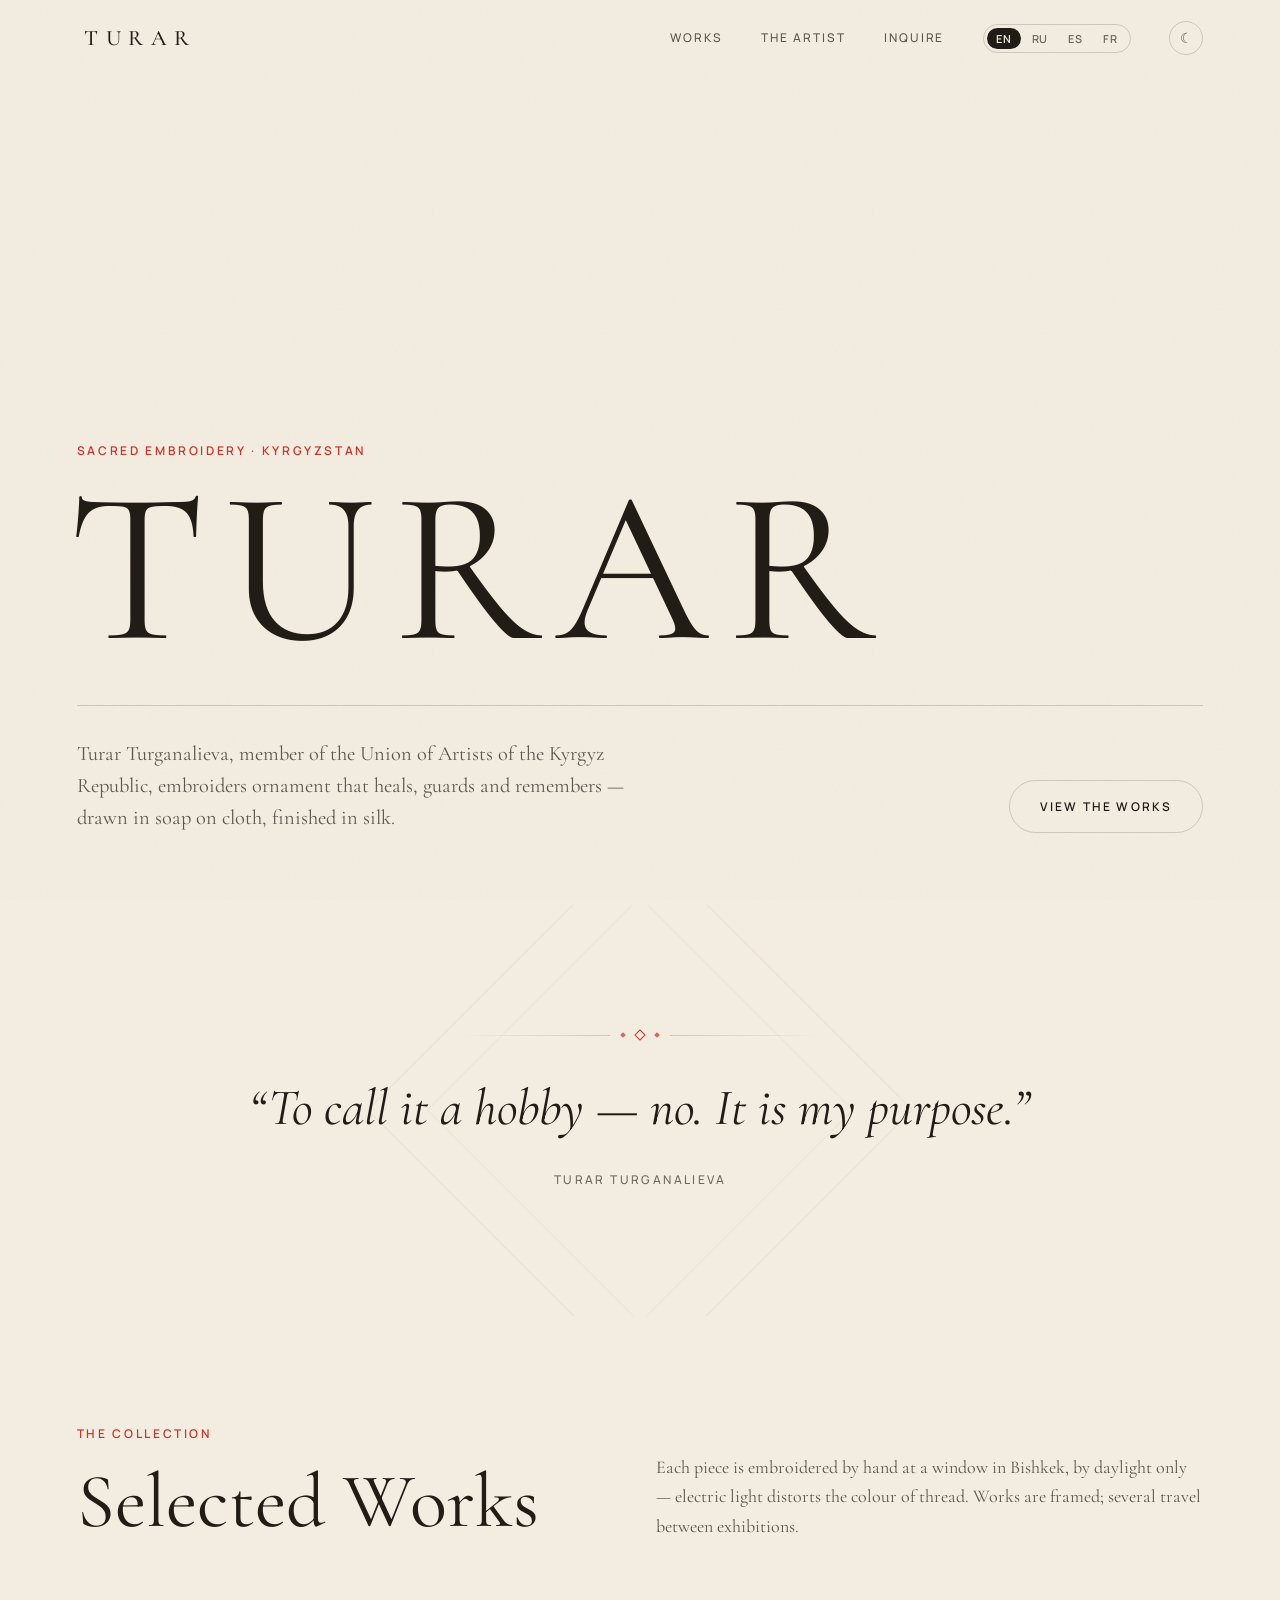
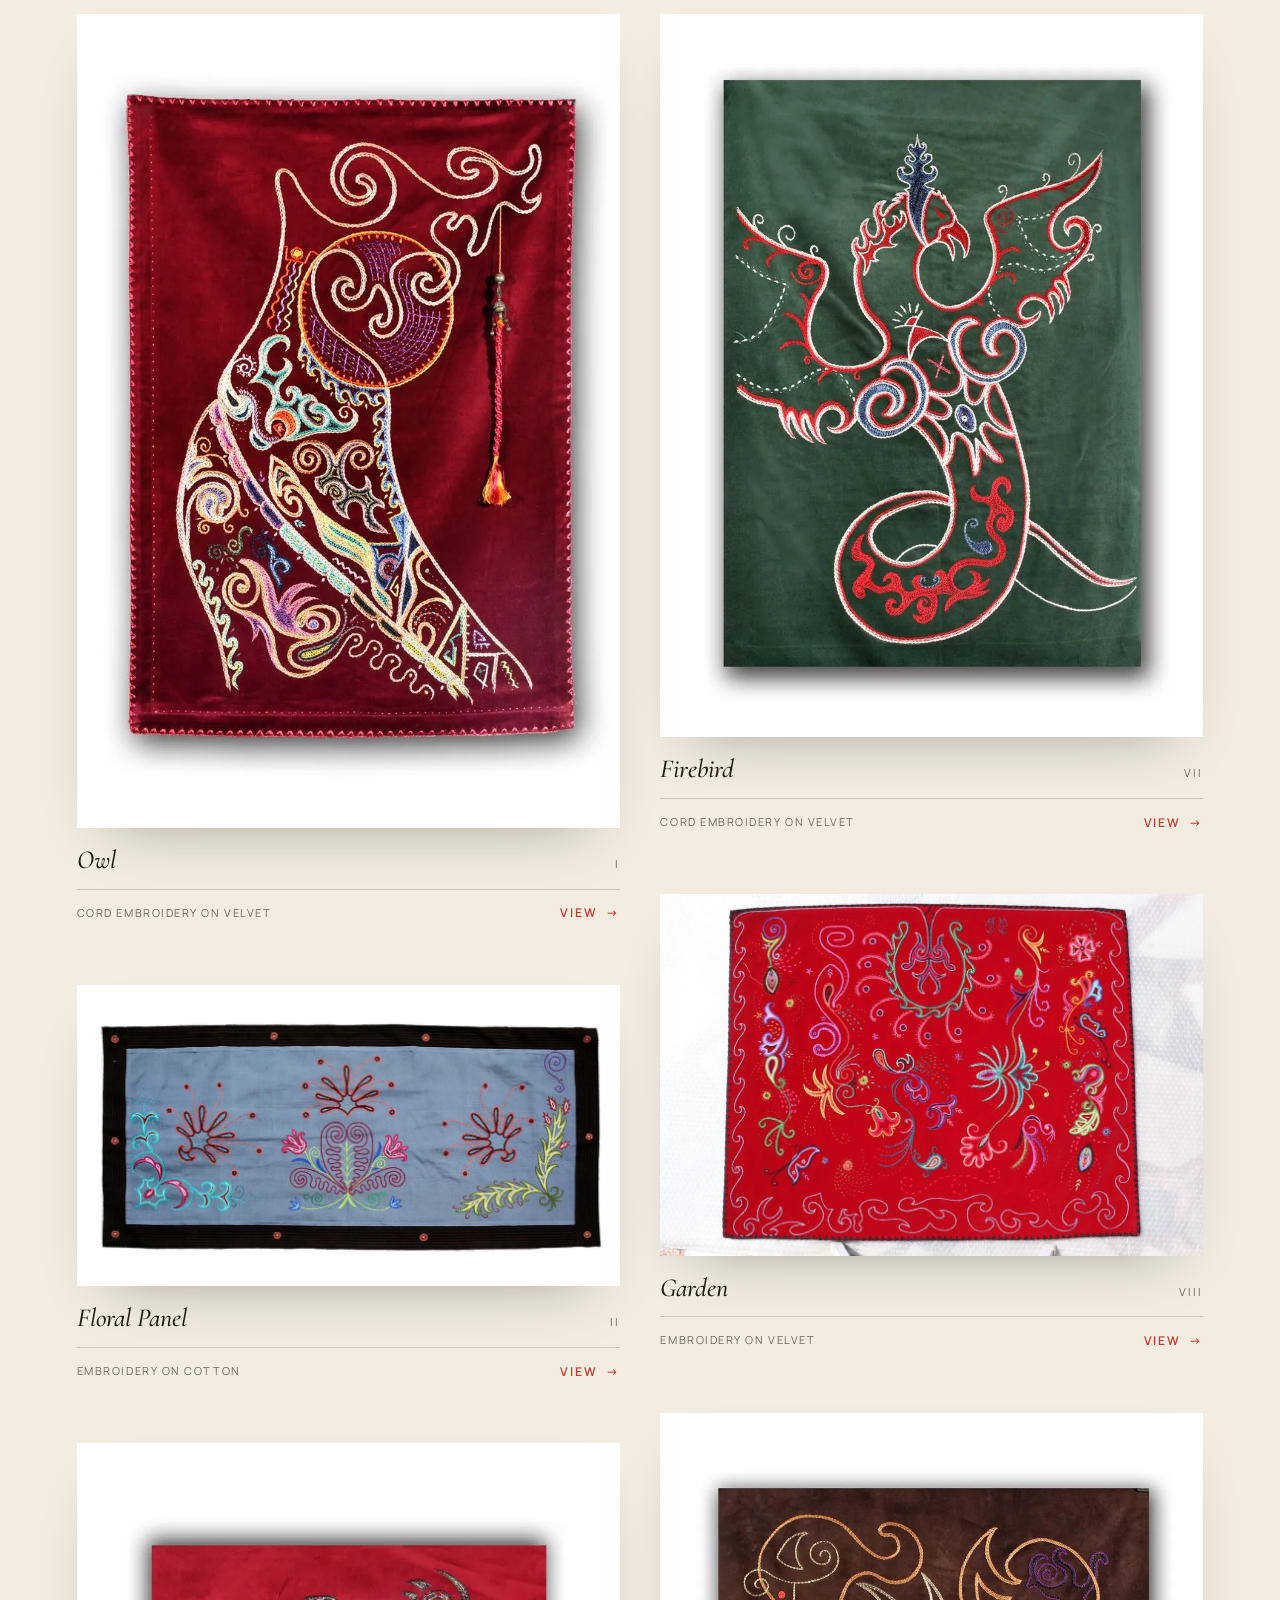
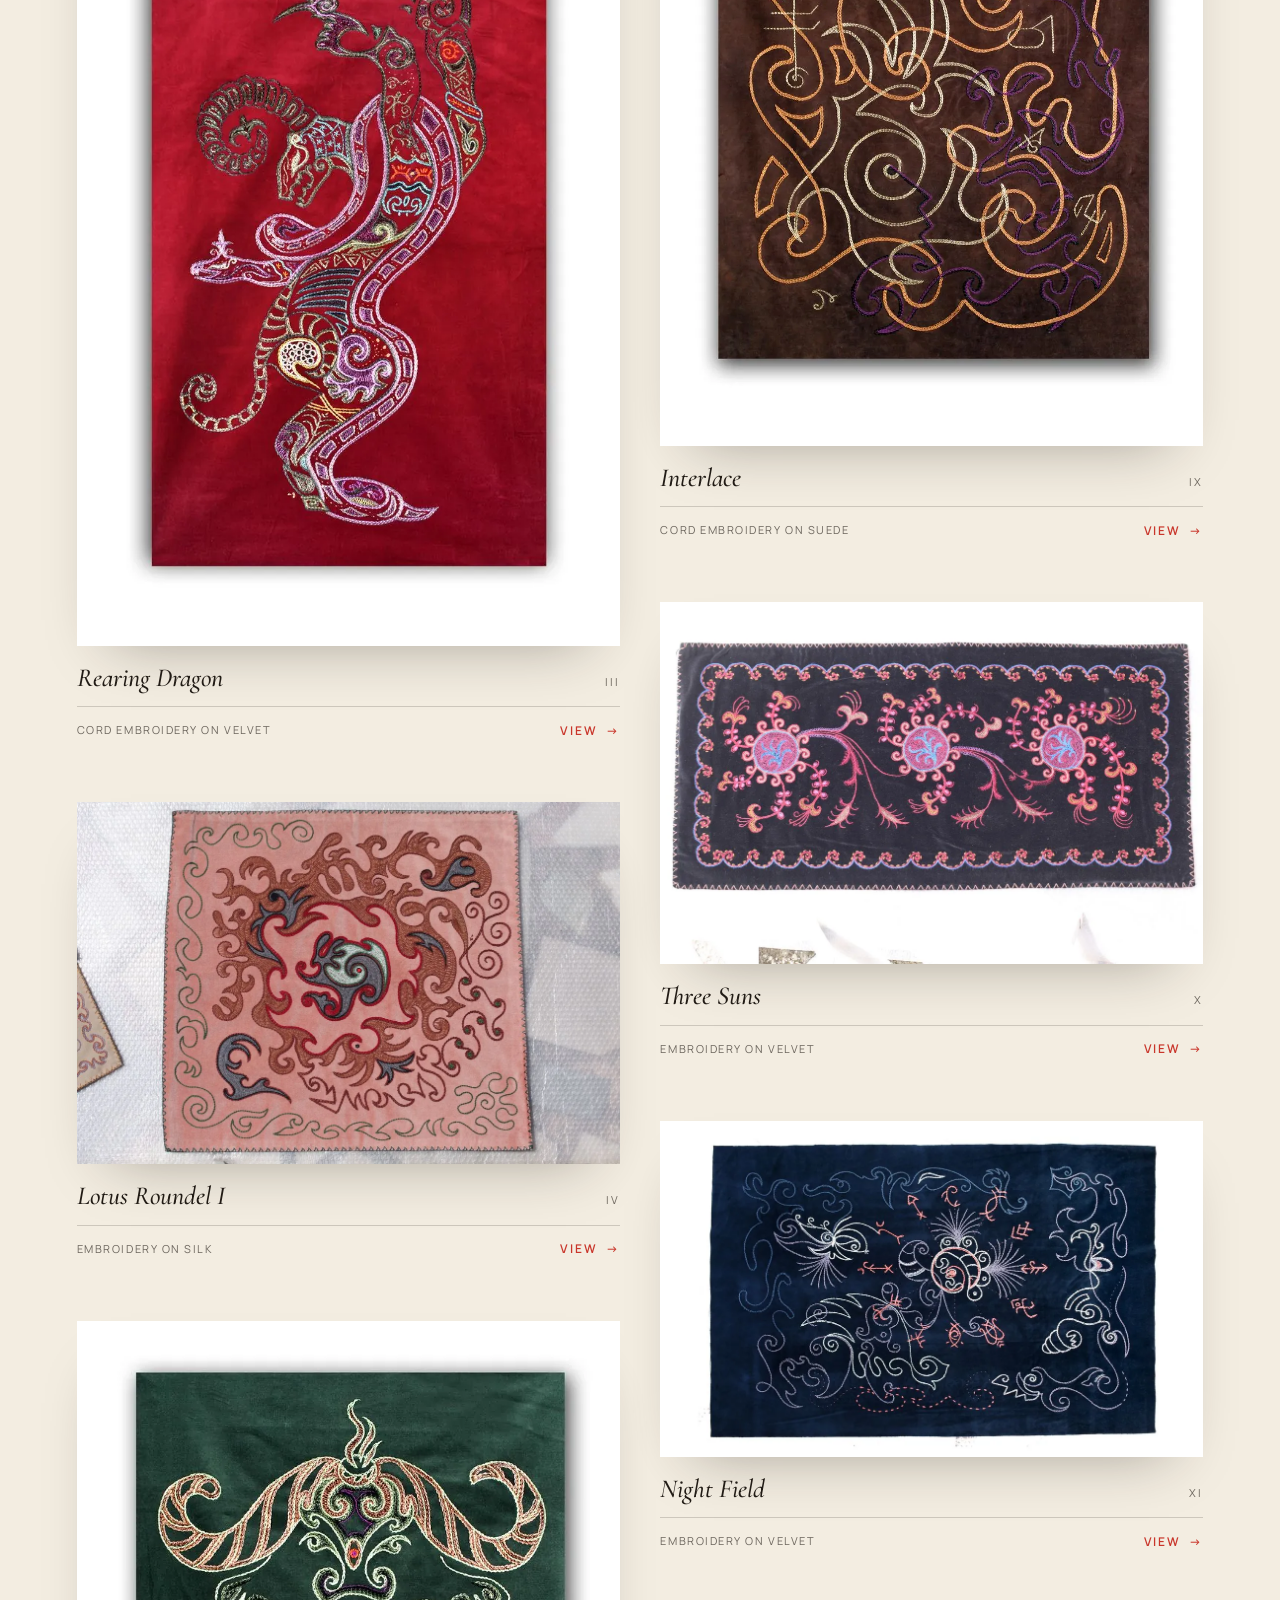
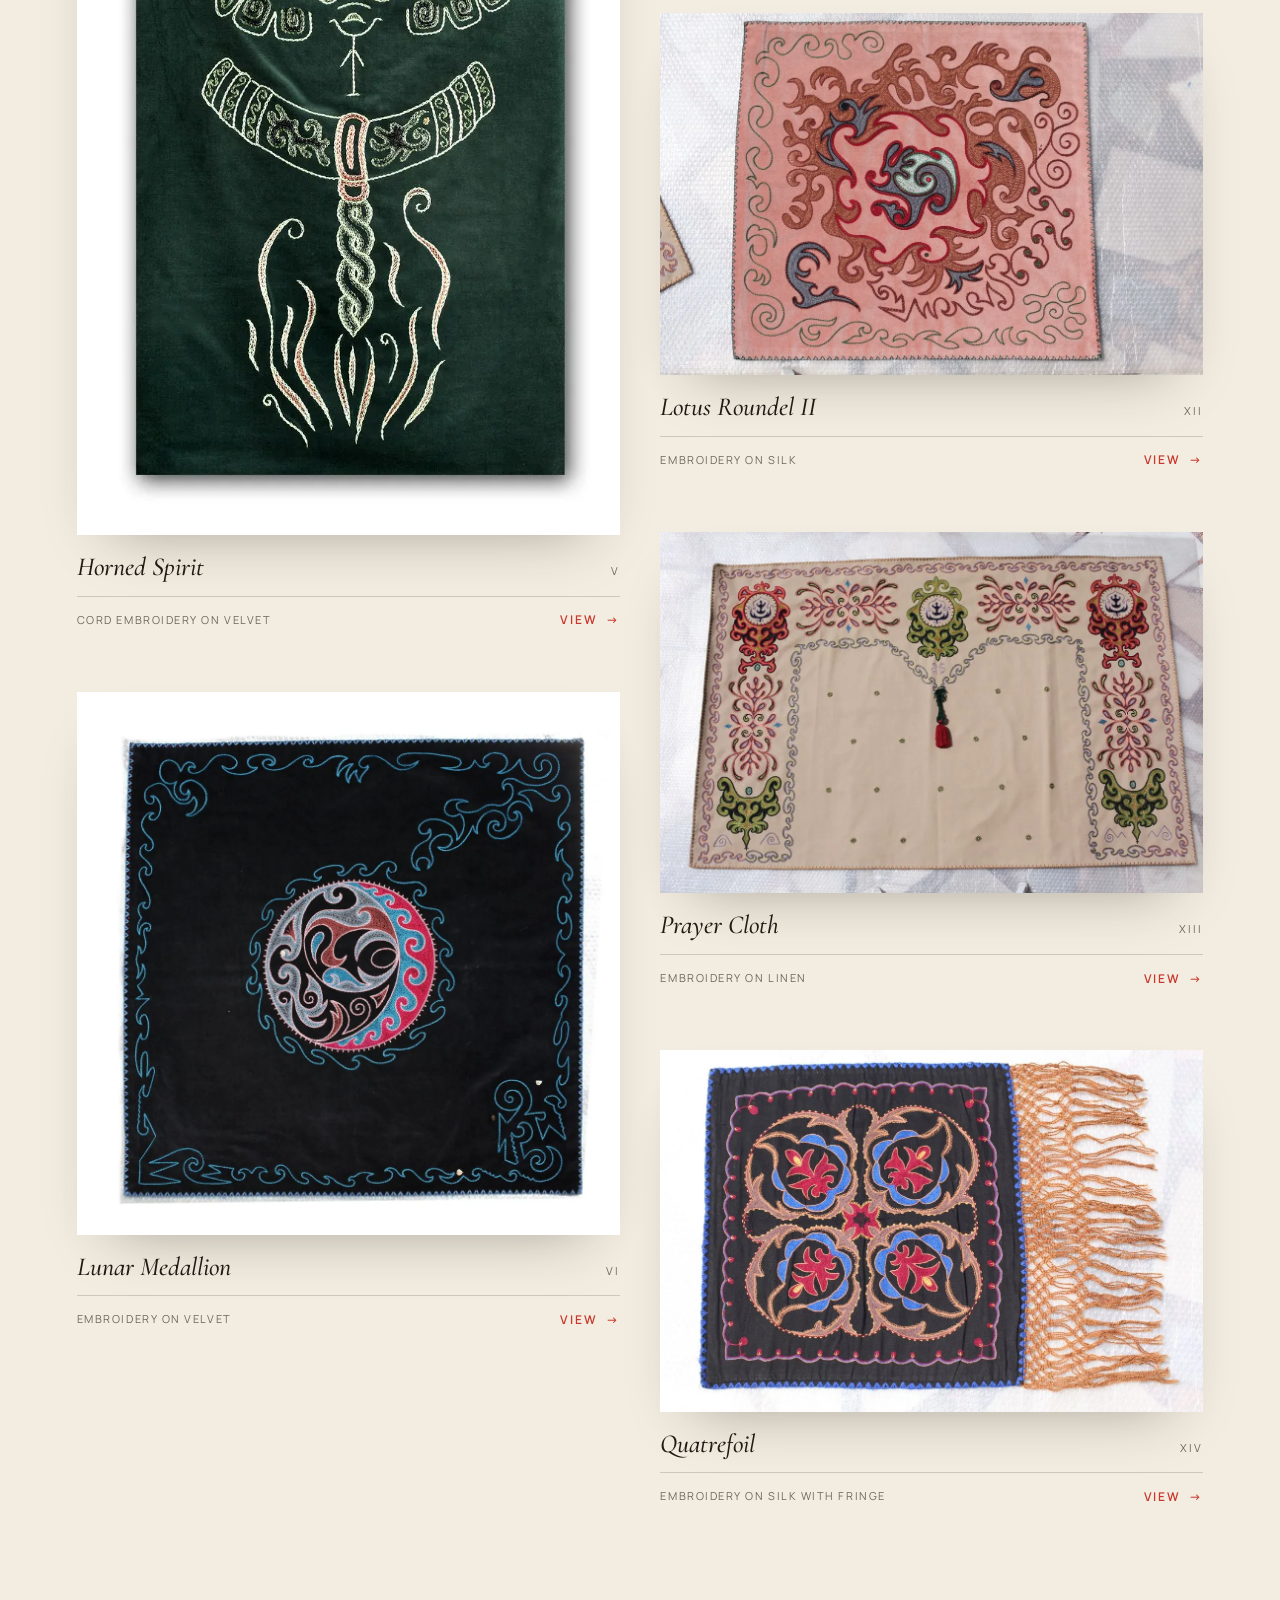
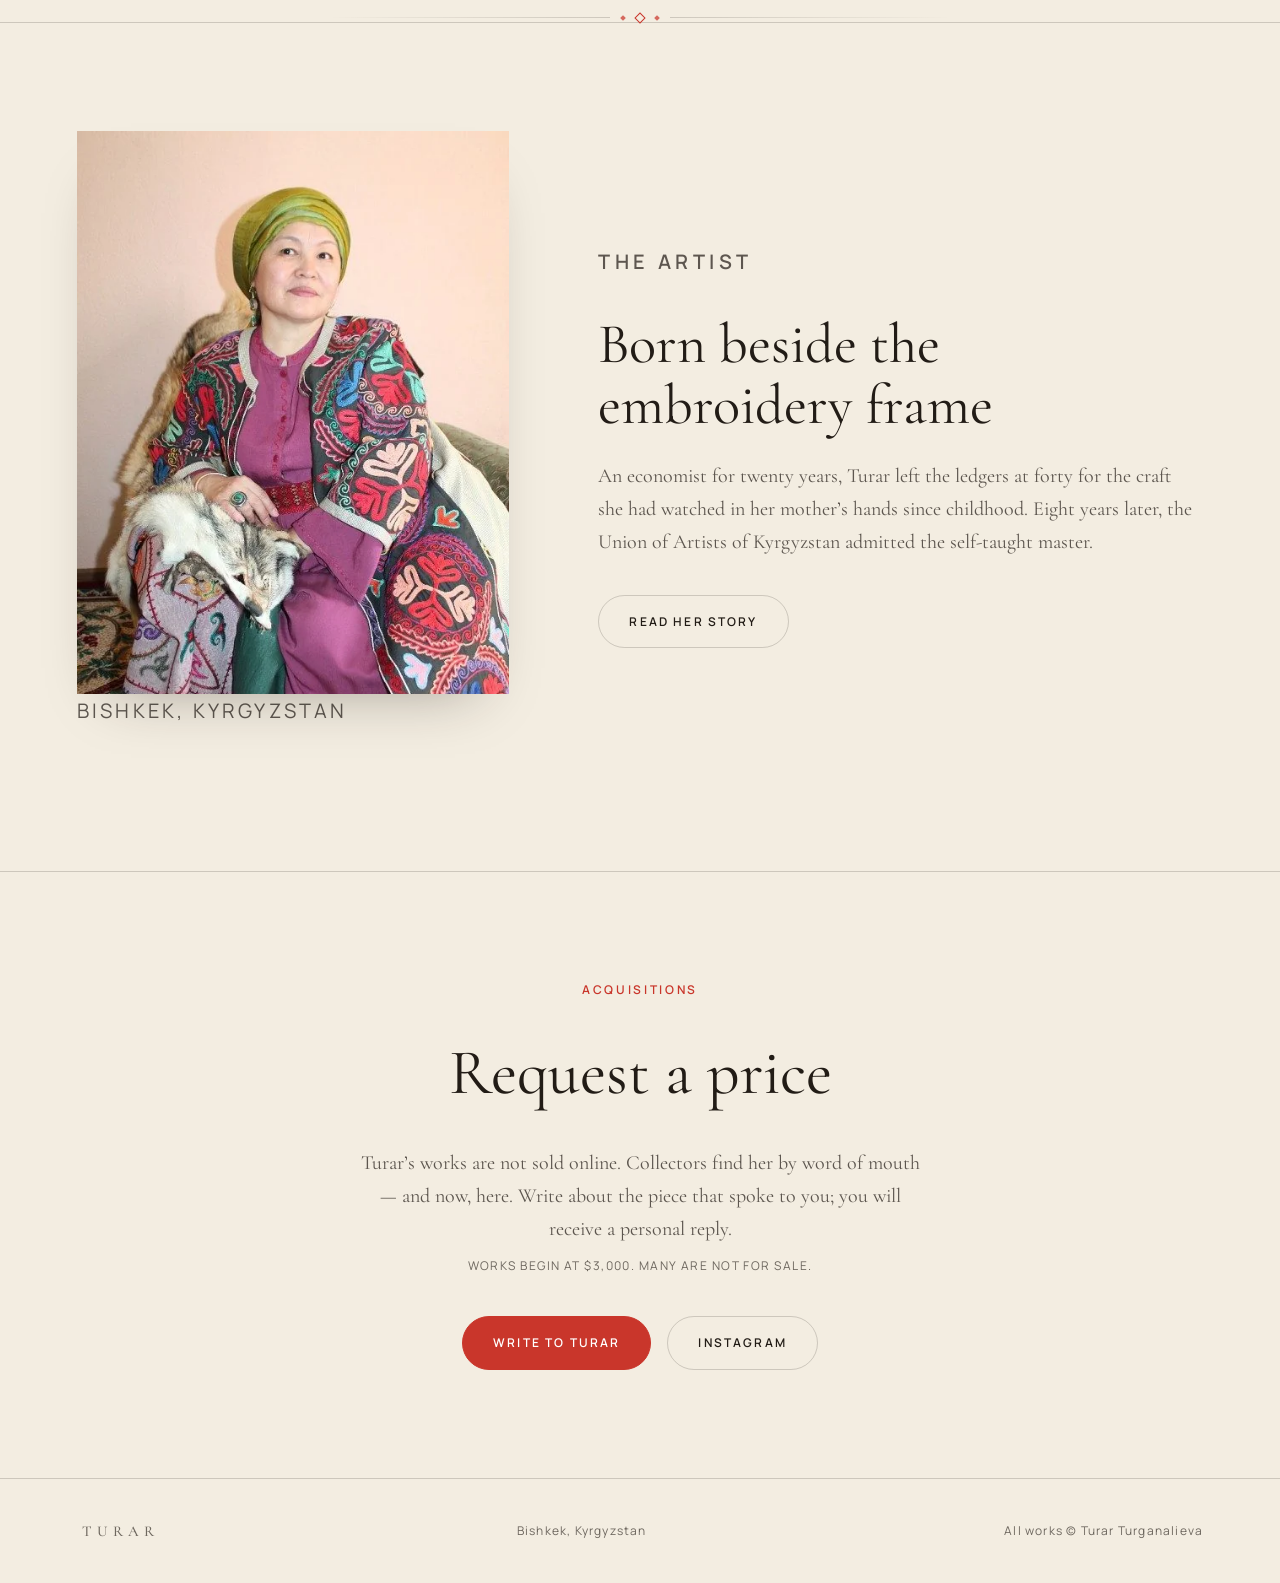
<file: index.html>
<!DOCTYPE html>

<html data-theme="ivory" lang="en">
<head>
<meta charset="utf-8"/>
<meta content="width=device-width, initial-scale=1.0" name="viewport"/>
<title>Turar — Sacred Embroidery of Kyrgyzstan</title>
<meta content="Sacred embroidery by Turar Turganalieva — ornament that heals, guards and remembers, drawn in soap on cloth and finished in silk. A gallery of hand-embroidered work from Bishkek, Kyrgyzstan." name="description"/>
<link href="/favicon.svg" rel="icon" type="image/svg+xml"/>
<link href="https://turar.art/" rel="canonical"/><link href="https://turar.art/" hreflang="en" rel="alternate"/><link href="https://turar.art/ru/" hreflang="ru" rel="alternate"/><link href="https://turar.art/es/" hreflang="es" rel="alternate"/><link href="https://turar.art/fr/" hreflang="fr" rel="alternate"/><link href="https://turar.art/" hreflang="x-default" rel="alternate"/>
<meta content="website" property="og:type"/>
<meta content="Turar — Sacred Embroidery" property="og:site_name"/>
<meta content="https://turar.art/" property="og:url"/>
<meta content="Turar — Sacred Embroidery of Kyrgyzstan" property="og:title"/>
<meta content="Sacred embroidery by Turar Turganalieva — ornament that heals, guards and remembers, drawn in soap on cloth and finished in silk. A gallery of hand-embroidered work from Bishkek, Kyrgyzstan." property="og:description"/>
<meta content="https://turar.art/photos/web/large/untitled-1.jpg" property="og:image"/>
<meta content="Embroidered owl on crimson velvet by Turar Turganalieva" property="og:image:alt"/>
<meta content="en_US" property="og:locale"/><meta content="ru_RU" property="og:locale:alternate"/><meta content="es_ES" property="og:locale:alternate"/><meta content="fr_FR" property="og:locale:alternate"/>



<meta content="summary_large_image" name="twitter:card"/>
<meta content="Turar — Sacred Embroidery of Kyrgyzstan" name="twitter:title"/>
<meta content="Sacred embroidery by Turar Turganalieva — ornament that heals, guards and remembers, drawn in soap on cloth and finished in silk. A gallery of hand-embroidered work from Bishkek, Kyrgyzstan." name="twitter:description"/>
<meta content="https://turar.art/photos/web/large/untitled-1.jpg" name="twitter:image"/>
<link href="https://fonts.googleapis.com" rel="preconnect"/>
<link crossorigin="" href="https://fonts.gstatic.com" rel="preconnect"/>
<link href="https://fonts.googleapis.com/css2?family=Cormorant+Garamond:ital,wght@0,300;0,400;0,500;0,600;1,400;1,500&amp;family=Manrope:wght@400;500;600&amp;display=swap" rel="stylesheet"/>
<script>try{var t=localStorage.getItem('turar-theme');if(!t&&window.matchMedia&&matchMedia('(prefers-color-scheme: dark)').matches)t='night';if(t)document.documentElement.dataset.theme=t;}catch(e){}</script>
<link href="/styles.css" rel="stylesheet"/>
<script type="application/ld+json">
  {
    "@context": "https://schema.org",
    "@graph": [
      {
        "@type": "WebSite",
        "@id": "https://turar.art/#website",
        "name": "Turar — Sacred Embroidery of Kyrgyzstan",
        "url": "https://turar.art/",
        "inLanguage": ["en", "ru", "es", "fr"]
      },
      {
        "@type": "Person",
        "@id": "https://turar.art/#turar",
        "name": "Turar Turganalieva",
        "jobTitle": "Textile artist",
        "knowsAbout": "Sacred embroidery",
        "memberOf": { "@type": "Organization", "name": "Union of Artists of the Kyrgyz Republic" },
        "address": { "@type": "PostalAddress", "addressLocality": "Bishkek", "addressCountry": "KG" },
        "url": "https://turar.art/",
        "image": "https://turar.art/photos/web/large/about-me.jpg"
      }
    ]
  }
  </script>
</head>
<body>
<header class="site-header" id="header">
<a class="wordmark" href="/">TURAR</a>
<div class="header-right">
<nav aria-label="Main navigation" class="main-nav" id="main-nav">
<a data-i18n="nav_works" href="/#works">Works</a>
<a data-i18n="nav_artist" href="/about.html">The Artist</a>
<a data-i18n="nav_inquire" href="/#inquire">Inquire</a>
</nav>
<div aria-label="Language" class="lang-switch" role="group"><a class="active" data-lang="en" href="/">EN</a><a data-lang="ru" href="/ru/">RU</a><a data-lang="es" href="/es/">ES</a><a data-lang="fr" href="/fr/">FR</a></div>
<button aria-label="Toggle light or dark theme" class="theme-toggle" id="theme-toggle" type="button">☾</button>
<button aria-controls="main-nav" aria-expanded="false" aria-label="Toggle menu" class="nav-toggle" id="nav-toggle" type="button">
<span></span><span></span><span></span>
</button>
</div>
</header>
<main>
<!-- ─── Hero ─────────────────────────────────────────────────────── -->
<section class="hero">
<p class="kicker reveal" data-i18n="hero_kicker">Sacred embroidery · Kyrgyzstan</p>
<h1 class="hero-title reveal">TURAR</h1>
<div class="hero-foot reveal">
<p class="hero-sub" data-i18n="hero_sub">Turar Turganalieva, member of the Union of Artists of the Kyrgyz Republic, embroiders ornament that heals, guards and remembers — drawn in soap on cloth, finished in silk.</p>
<a class="btn hero-cta" data-i18n="hero_cta" href="/#works">View the works</a>
</div>
</section>
<!-- ─── Quote band ───────────────────────────────────────────────── -->
<section class="quote-band">
<div class="orn-rule reveal" style="max-width: 360px; margin: 0 auto;"><span class="diamond d-sm"></span><span class="diamond"></span><span class="diamond d-sm"></span></div>
<blockquote class="reveal" data-i18n="quote1">“To call it a hobby — no. It is my purpose.”</blockquote>
<cite class="reveal" data-i18n="quote_attr">Turar Turganalieva</cite>
</section>
<!-- ─── Works ────────────────────────────────────────────────────── -->
<section class="section" id="works">
<div class="works-head reveal">
<div>
<p class="kicker" data-i18n="works_kicker">The Collection</p>
<h2 data-i18n="works_title">Selected Works</h2>
</div>
<p class="works-note" data-i18n="works_note">Each piece is embroidered by hand at a window in Bishkek, by daylight only — electric light distorts the colour of thread. Works are framed; several travel between exhibitions.</p>
</div>
<div class="gallery" id="gallery">
<article class="work reveal">
<a aria-label="Owl" class="shot" data-i18n-aria="g1_title" href="/photos/web/large/untitled-1.jpg">
<picture>
<source srcset="/photos/web/untitled-1.webp" type="image/webp"/>
<img alt="Embroidered owl on crimson velvet" decoding="async" loading="lazy" src="/photos/web/untitled-1.jpg" style="aspect-ratio:733/1100"/>
</picture>
</a>
<div class="work-caption"><h3 class="work-title" data-i18n="g1_title">Owl</h3><span class="work-no">I</span></div>
<div class="work-meta"><div class="work-row"><span class="work-medium" data-i18n="med_velvet_cord">Cord embroidery on velvet</span><button class="view-link" data-i18n="works_view" data-view="" type="button">View</button></div></div>
</article>
<article class="work reveal">
<a aria-label="Floral Panel" class="shot" data-i18n-aria="g2_title" href="/photos/web/large/untitled-11.jpg">
<picture>
<source srcset="/photos/web/untitled-11.webp" type="image/webp"/>
<img alt="Floral embroidered panel with red, teal and yellow blossoms on a slate-blue ground" decoding="async" loading="lazy" src="/photos/web/untitled-11.jpg" style="aspect-ratio:1100/611"/>
</picture>
</a>
<div class="work-caption"><h3 class="work-title" data-i18n="g2_title">Floral Panel</h3><span class="work-no">II</span></div>
<div class="work-meta"><div class="work-row"><span class="work-medium" data-i18n="med_cotton">Embroidery on cotton</span><button class="view-link" data-i18n="works_view" data-view="" type="button">View</button></div></div>
</article>
<article class="work reveal">
<a aria-label="Rearing Dragon" class="shot" data-i18n-aria="g3_title" href="/photos/web/large/untitled-3.jpg">
<picture>
<source srcset="/photos/web/untitled-3.webp" type="image/webp"/>
<img alt="Mythological rearing dragon embroidered in many colours on red velvet" decoding="async" loading="lazy" src="/photos/web/untitled-3.jpg" style="aspect-ratio:744/1100"/>
</picture>
</a>
<div class="work-caption"><h3 class="work-title" data-i18n="g3_title">Rearing Dragon</h3><span class="work-no">III</span></div>
<div class="work-meta"><div class="work-row"><span class="work-medium" data-i18n="med_velvet_cord">Cord embroidery on velvet</span><button class="view-link" data-i18n="works_view" data-view="" type="button">View</button></div></div>
</article>
<article class="work reveal">
<a aria-label="Lotus Roundel I" class="shot" data-i18n-aria="g4_title" href="/photos/web/large/img_9846.jpg">
<picture>
<source srcset="/photos/web/img_9846.webp" type="image/webp"/>
<img alt="Salmon-pink silk panel with brown scrollwork framing a central creature" decoding="async" loading="lazy" src="/photos/web/img_9846.jpg" style="aspect-ratio:1100/733"/>
</picture>
</a>
<div class="work-caption"><h3 class="work-title" data-i18n="g4_title">Lotus Roundel I</h3><span class="work-no">IV</span></div>
<div class="work-meta"><div class="work-row"><span class="work-medium" data-i18n="med_silk">Embroidery on silk</span><button class="view-link" data-i18n="works_view" data-view="" type="button">View</button></div></div>
</article>
<article class="work reveal">
<a aria-label="Horned Spirit" class="shot" data-i18n-aria="g5_title" href="/photos/web/large/untitled-4.jpg">
<picture>
<source srcset="/photos/web/untitled-4.webp" type="image/webp"/>
<img alt="Stylised horned spirit figure embroidered on dark green velvet" decoding="async" loading="lazy" src="/photos/web/untitled-4.jpg" style="aspect-ratio:733/1100"/>
</picture>
</a>
<div class="work-caption"><h3 class="work-title" data-i18n="g5_title">Horned Spirit</h3><span class="work-no">V</span></div>
<div class="work-meta"><div class="work-row"><span class="work-medium" data-i18n="med_velvet_cord">Cord embroidery on velvet</span><button class="view-link" data-i18n="works_view" data-view="" type="button">View</button></div></div>
</article>
<article class="work reveal">
<a aria-label="Lunar Medallion" class="shot" data-i18n-aria="g6_title" href="/photos/web/large/untitled-13.jpg">
<picture>
<source srcset="/photos/web/untitled-13.webp" type="image/webp"/>
<img alt="Circular medallion in red, blue and silver on black velvet with a scrolled border" decoding="async" loading="lazy" src="/photos/web/untitled-13.jpg" style="aspect-ratio:1/1"/>
</picture>
</a>
<div class="work-caption"><h3 class="work-title" data-i18n="g6_title">Lunar Medallion</h3><span class="work-no">VI</span></div>
<div class="work-meta"><div class="work-row"><span class="work-medium" data-i18n="med_velvet">Embroidery on velvet</span><button class="view-link" data-i18n="works_view" data-view="" type="button">View</button></div></div>
</article>
<article class="work reveal">
<a aria-label="Firebird" class="shot" data-i18n-aria="g7_title" href="/photos/web/large/untitled-5.jpg">
<picture>
<source srcset="/photos/web/untitled-5.webp" type="image/webp"/>
<img alt="Red and blue firebird embroidered on dark green velvet" decoding="async" loading="lazy" src="/photos/web/untitled-5.jpg" style="aspect-ratio:825/1100"/>
</picture>
</a>
<div class="work-caption"><h3 class="work-title" data-i18n="g7_title">Firebird</h3><span class="work-no">VII</span></div>
<div class="work-meta"><div class="work-row"><span class="work-medium" data-i18n="med_velvet_cord">Cord embroidery on velvet</span><button class="view-link" data-i18n="works_view" data-view="" type="button">View</button></div></div>
</article>
<article class="work reveal">
<a aria-label="Garden" class="shot" data-i18n-aria="g8_title" href="/photos/web/large/img_9849.jpg">
<picture>
<source srcset="/photos/web/img_9849.webp" type="image/webp"/>
<img alt="Densely embroidered floral composition in many colours on red velvet" decoding="async" loading="lazy" src="/photos/web/img_9849.jpg" style="aspect-ratio:1100/733"/>
</picture>
</a>
<div class="work-caption"><h3 class="work-title" data-i18n="g8_title">Garden</h3><span class="work-no">VIII</span></div>
<div class="work-meta"><div class="work-row"><span class="work-medium" data-i18n="med_velvet">Embroidery on velvet</span><button class="view-link" data-i18n="works_view" data-view="" type="button">View</button></div></div>
</article>
<article class="work reveal">
<a aria-label="Interlace" class="shot" data-i18n-aria="g9_title" href="/photos/web/large/untitled-2.jpg">
<picture>
<source srcset="/photos/web/untitled-2.webp" type="image/webp"/>
<img alt="Abstract interlacing cord embroidery in gold, silver and purple on brown suede" decoding="async" loading="lazy" src="/photos/web/untitled-2.jpg" style="aspect-ratio:943/1100"/>
</picture>
</a>
<div class="work-caption"><h3 class="work-title" data-i18n="g9_title">Interlace</h3><span class="work-no">IX</span></div>
<div class="work-meta"><div class="work-row"><span class="work-medium" data-i18n="med_suede_cord">Cord embroidery on suede</span><button class="view-link" data-i18n="works_view" data-view="" type="button">View</button></div></div>
</article>
<article class="work reveal">
<a aria-label="Three Suns" class="shot" data-i18n-aria="g10_title" href="/photos/web/large/img_9852.jpg">
<picture>
<source srcset="/photos/web/img_9852.webp" type="image/webp"/>
<img alt="Black velvet runner with three pink and gold medallions and scrolling vines" decoding="async" loading="lazy" src="/photos/web/img_9852.jpg" style="aspect-ratio:1100/733"/>
</picture>
</a>
<div class="work-caption"><h3 class="work-title" data-i18n="g10_title">Three Suns</h3><span class="work-no">X</span></div>
<div class="work-meta"><div class="work-row"><span class="work-medium" data-i18n="med_velvet">Embroidery on velvet</span><button class="view-link" data-i18n="works_view" data-view="" type="button">View</button></div></div>
</article>
<article class="work reveal">
<a aria-label="Night Field" class="shot" data-i18n-aria="g11_title" href="/photos/web/large/untitled-12.jpg">
<picture>
<source srcset="/photos/web/untitled-12.webp" type="image/webp"/>
<img alt="Abstract embroidery in silver and coral on deep navy velvet" decoding="async" loading="lazy" src="/photos/web/untitled-12.jpg" style="aspect-ratio:1100/681"/>
</picture>
</a>
<div class="work-caption"><h3 class="work-title" data-i18n="g11_title">Night Field</h3><span class="work-no">XI</span></div>
<div class="work-meta"><div class="work-row"><span class="work-medium" data-i18n="med_velvet">Embroidery on velvet</span><button class="view-link" data-i18n="works_view" data-view="" type="button">View</button></div></div>
</article>
<article class="work reveal">
<a aria-label="Lotus Roundel II" class="shot" data-i18n-aria="g12_title" href="/photos/web/large/img_9845.jpg">
<picture>
<source srcset="/photos/web/img_9845.webp" type="image/webp"/>
<img alt="Salmon-pink silk panel with a central blue-grey creature and brown scrollwork" decoding="async" loading="lazy" src="/photos/web/img_9845.jpg" style="aspect-ratio:1100/733"/>
</picture>
</a>
<div class="work-caption"><h3 class="work-title" data-i18n="g12_title">Lotus Roundel II</h3><span class="work-no">XII</span></div>
<div class="work-meta"><div class="work-row"><span class="work-medium" data-i18n="med_silk">Embroidery on silk</span><button class="view-link" data-i18n="works_view" data-view="" type="button">View</button></div></div>
</article>
<article class="work reveal">
<a aria-label="Prayer Cloth" class="shot" data-i18n-aria="g13_title" href="/photos/web/large/img_9853.jpg">
<picture>
<source srcset="/photos/web/img_9853.webp" type="image/webp"/>
<img alt="Cream linen cloth with symmetrical medallions and a central red tassel" decoding="async" loading="lazy" src="/photos/web/img_9853.jpg" style="aspect-ratio:1100/733"/>
</picture>
</a>
<div class="work-caption"><h3 class="work-title" data-i18n="g13_title">Prayer Cloth</h3><span class="work-no">XIII</span></div>
<div class="work-meta"><div class="work-row"><span class="work-medium" data-i18n="med_linen">Embroidery on linen</span><button class="view-link" data-i18n="works_view" data-view="" type="button">View</button></div></div>
</article>
<article class="work reveal">
<a aria-label="Quatrefoil" class="shot" data-i18n-aria="g14_title" href="/photos/web/large/img_9848.jpg">
<picture>
<source srcset="/photos/web/img_9848.webp" type="image/webp"/>
<img alt="Black silk panel with a four-part floral medallion and golden fringe" decoding="async" loading="lazy" src="/photos/web/img_9848.jpg" style="aspect-ratio:1100/733"/>
</picture>
</a>
<div class="work-caption"><h3 class="work-title" data-i18n="g14_title">Quatrefoil</h3><span class="work-no">XIV</span></div>
<div class="work-meta"><div class="work-row"><span class="work-medium" data-i18n="med_silk_fringe">Embroidery on silk with fringe</span><button class="view-link" data-i18n="works_view" data-view="" type="button">View</button></div></div>
</article>
</div>
</section>
<!-- ─── Tumar seam (quiet nomadic thread) ────────────────────────── -->
<div class="section" style="padding-top:0; padding-bottom:0;">
<div class="orn-rule reveal" style="max-width: 620px; margin: 0 auto;"><span class="diamond d-sm"></span><span class="diamond"></span><span class="diamond d-sm"></span></div>
</div>
<!-- ─── Artist teaser ────────────────────────────────────────────── -->
<section class="section artist-teaser">
<div class="portrait-wrap reveal">
<picture>
<source srcset="/photos/web/large/about-me.webp" type="image/webp"/>
<img alt="Portrait of Turar Turganalieva in traditional Kyrgyz dress" decoding="async" loading="lazy" src="/photos/web/large/about-me.jpg"/>
</picture>
<p class="portrait-cap" data-i18n="ab_portrait_cap">Bishkek, Kyrgyzstan</p>
</div>
<div class="reveal">
<p class="kicker" data-i18n="artist_kicker">The Artist</p>
<h2 data-i18n="artist_title">Born beside the embroidery frame</h2>
<p data-i18n="artist_body">An economist for twenty years, Turar left the ledgers at forty for the craft she had watched in her mother’s hands since childhood. Eight years later, the Union of Artists of Kyrgyzstan admitted the self-taught master.</p>
<a class="btn" data-i18n="artist_link" href="/about.html">Read her story</a>
</div>
</section>
<!-- ─── Inquire ──────────────────────────────────────────────────── -->
<section class="section inquire" id="inquire">
<div class="inquire-inner reveal">
<p class="kicker" data-i18n="inq_kicker">Acquisitions</p>
<h2 data-i18n="inq_title">Request a price</h2>
<p class="lede" data-i18n="inq_body">Turar’s works are not sold online. Collectors find her by word of mouth — and now, here. Write about the piece that spoke to you; you will receive a personal reply.</p>
<p class="note" data-i18n="inq_note">Works begin at $3,000. Many are not for sale.</p>
<div class="inquire-links">
<a class="btn solid" data-i18n="inq_write" href="mailto:hello@turar.art">Write to Turar</a>
<a class="btn" href="https://instagram.com/" rel="noopener" target="_blank">Instagram</a>
</div>
</div>
</section>
</main>
<footer class="site-footer">
<span class="wordmark">TURAR</span>
<span data-i18n="foot_line">Bishkek, Kyrgyzstan</span>
<span data-i18n="foot_rights">All works © Turar Turganalieva</span>
</footer>
<!-- ─── Lightbox ─────────────────────────────────────────────────── -->
<div aria-label="Artwork viewer" aria-modal="true" class="lightbox" id="lightbox" role="dialog">
<button aria-label="Close (Esc)" class="lightbox__btn lightbox__btn--close" id="lb-close" type="button">✕</button>
<button aria-label="Previous artwork" class="lightbox__btn lightbox__btn--prev" id="lb-prev" type="button">←</button>
<figure class="lightbox__figure">
<img alt="" class="lightbox__img" id="lb-img" src="data:image/svg+xml,%3Csvg xmlns='http://www.w3.org/2000/svg'/%3E"/>
<figcaption class="lightbox__caption" id="lb-cap"></figcaption>
</figure>
<button aria-label="Next artwork" class="lightbox__btn lightbox__btn--next" id="lb-next" type="button">→</button>
</div>
<script src="/app.js"></script>
</body>
</html>
</file>
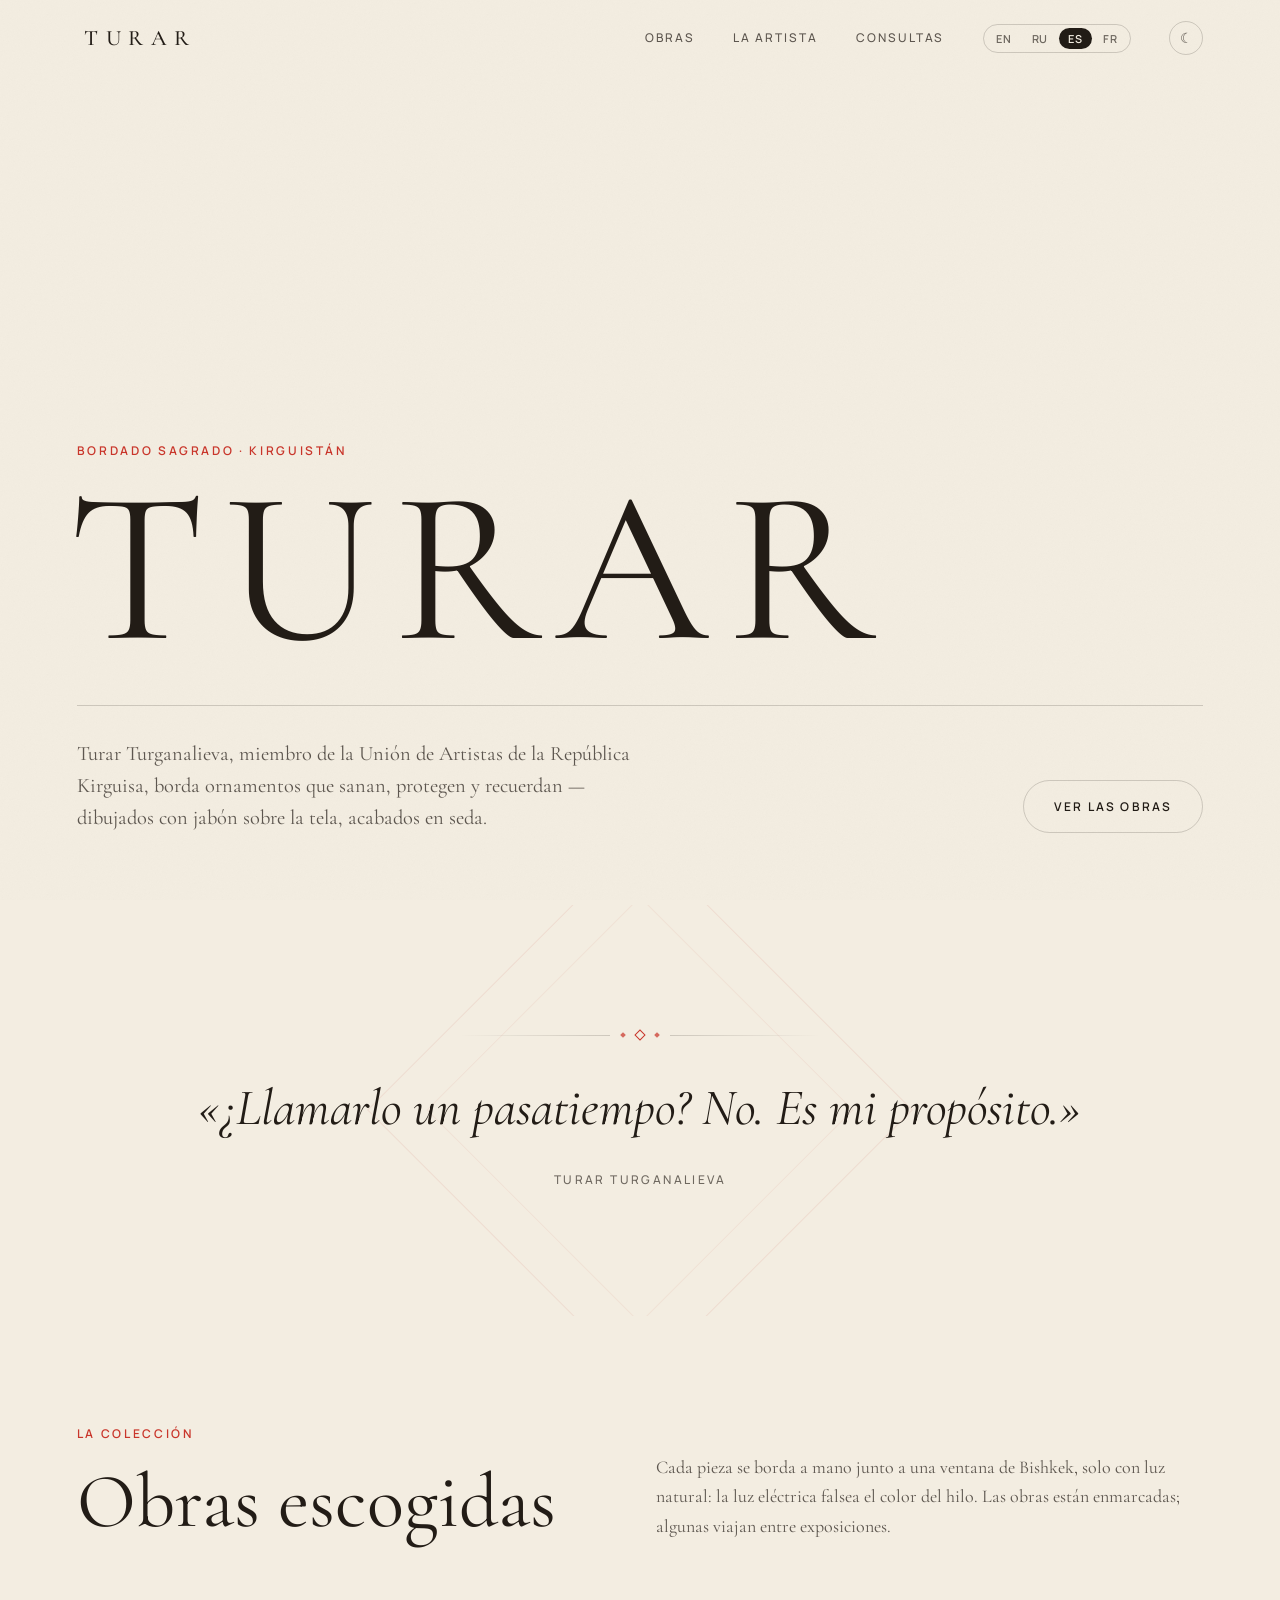
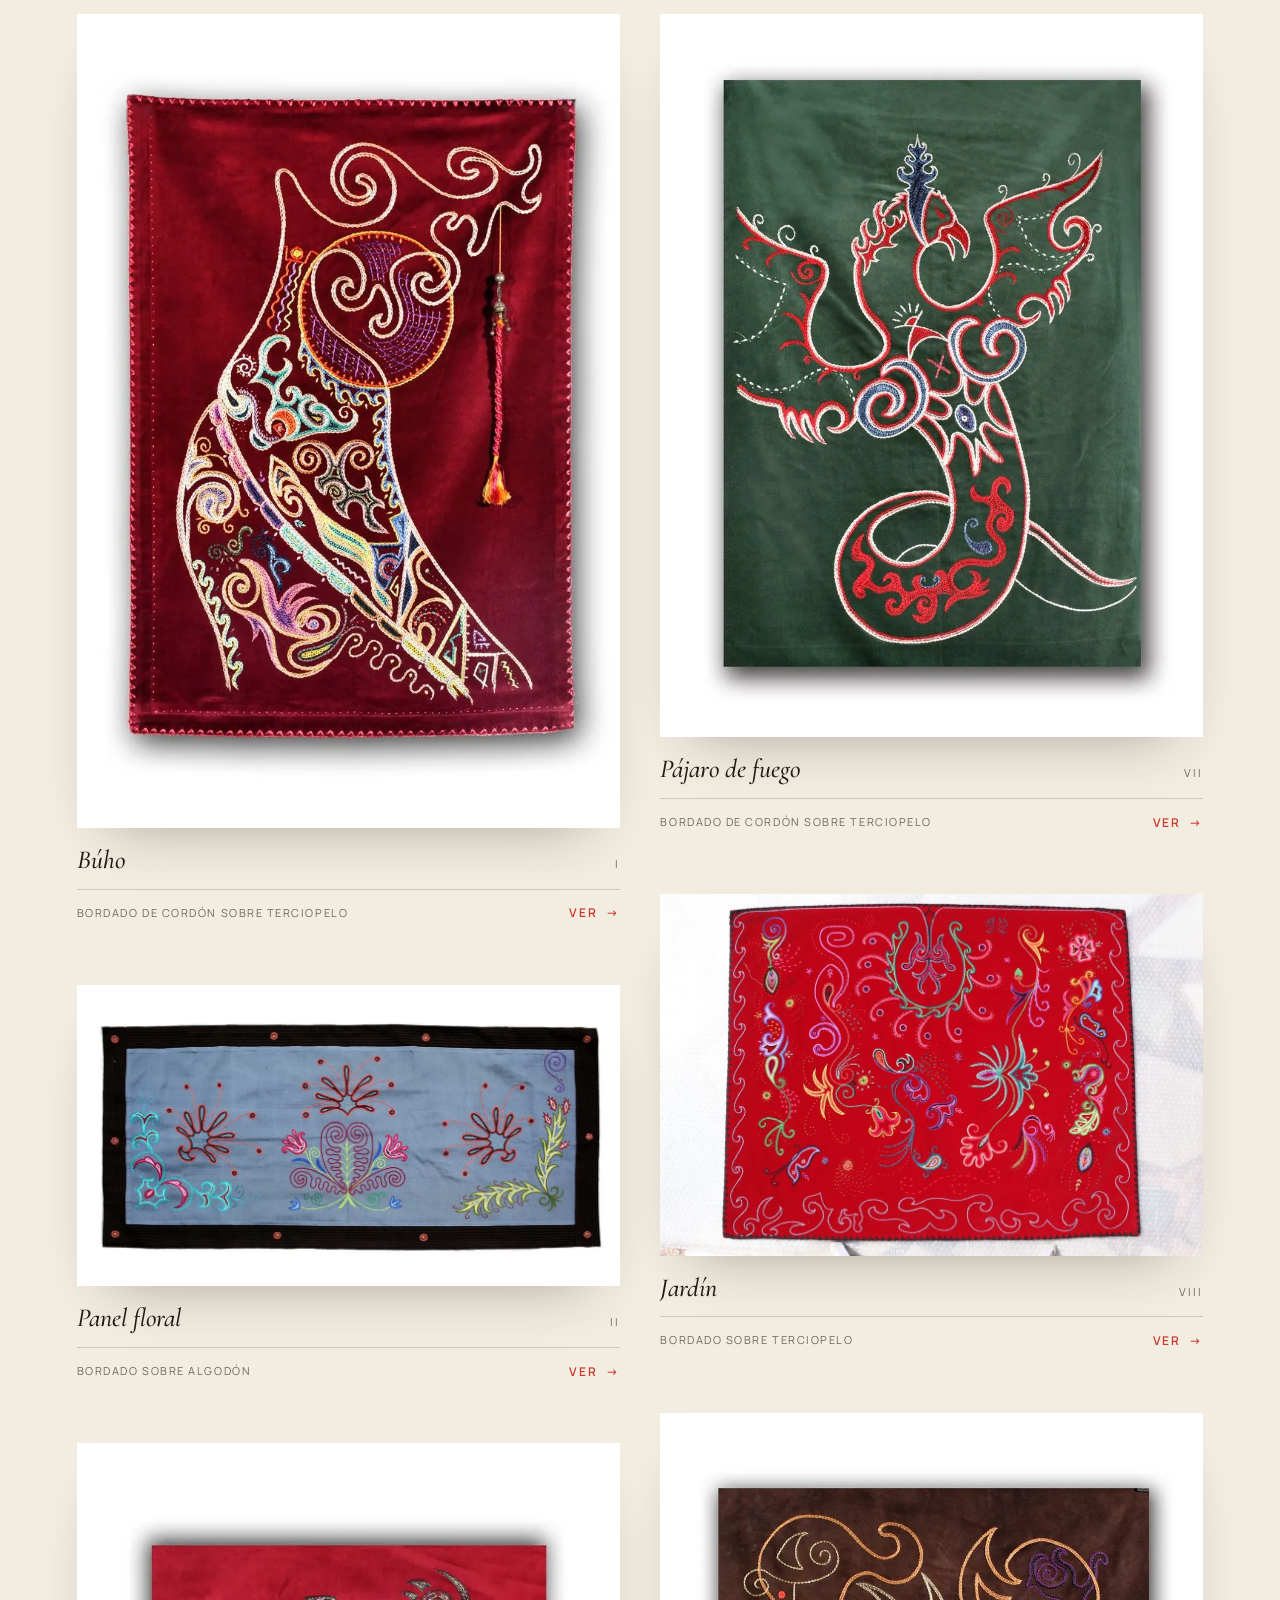
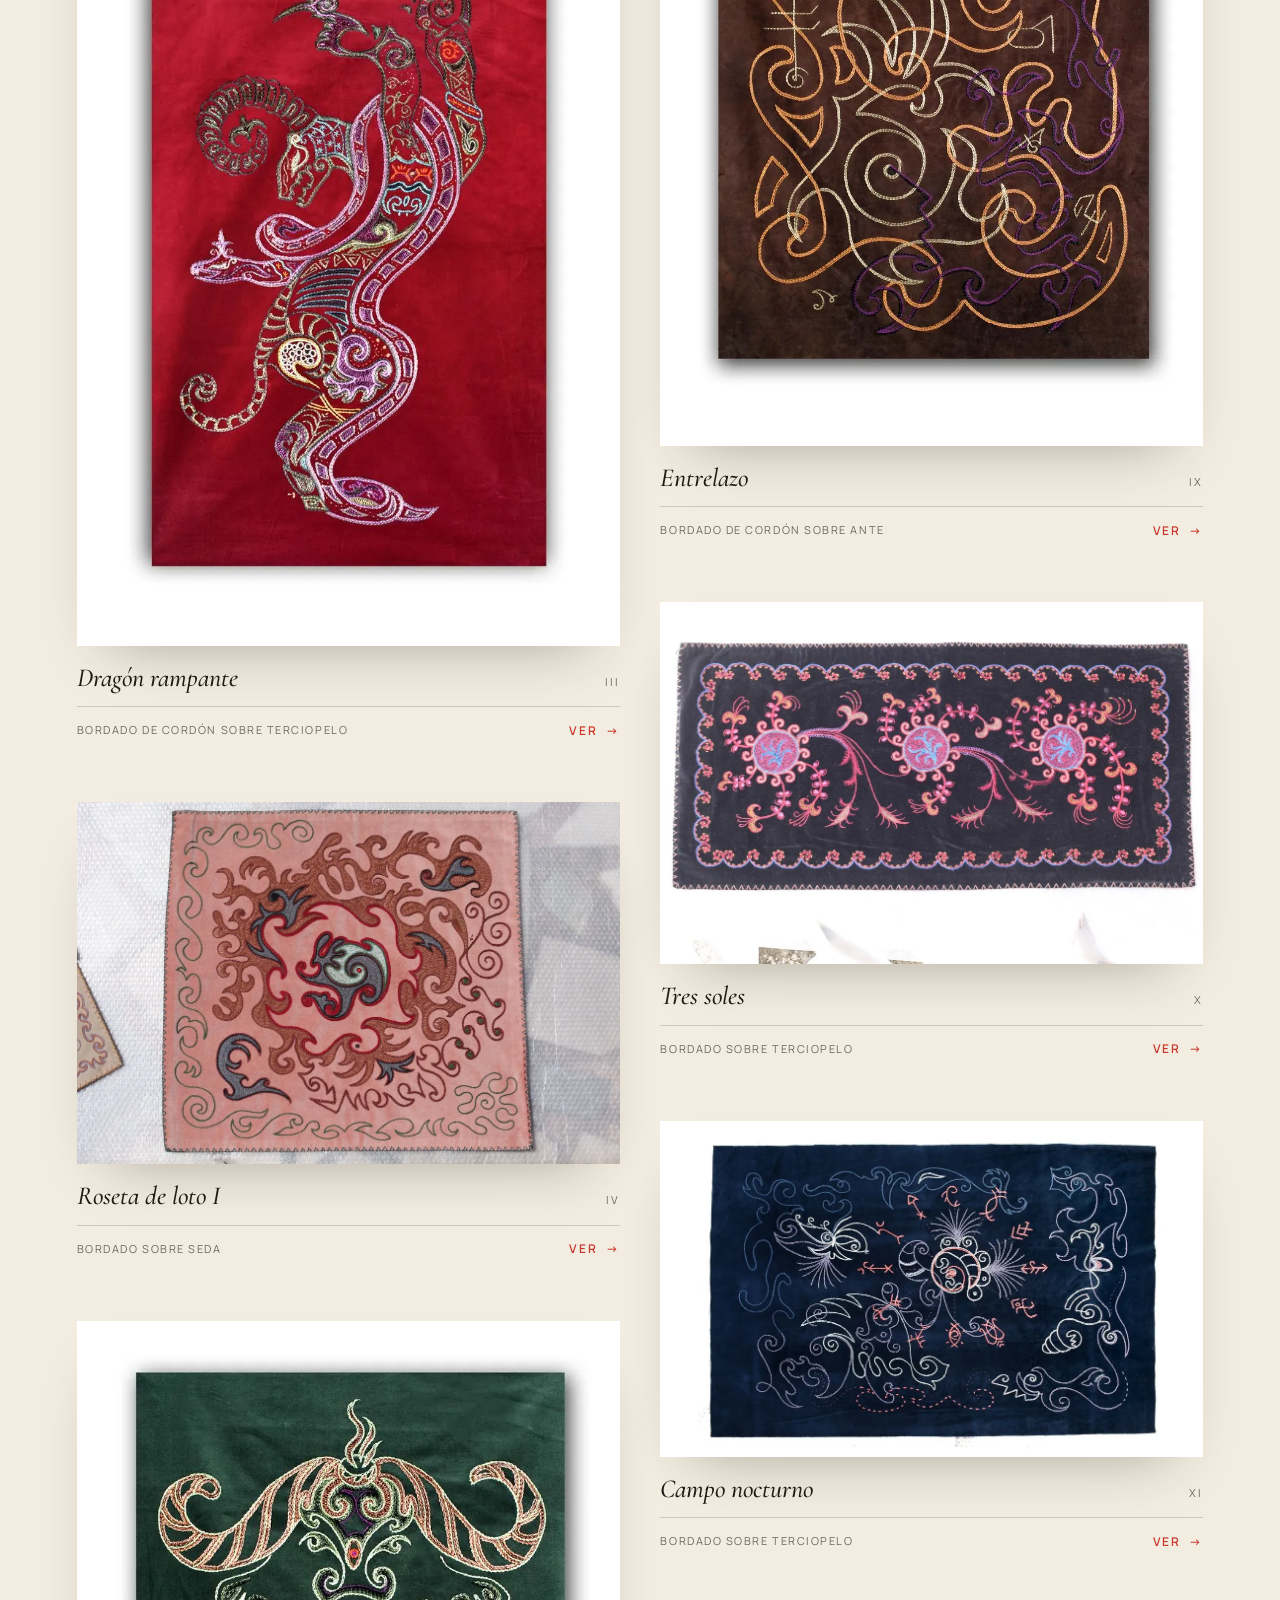
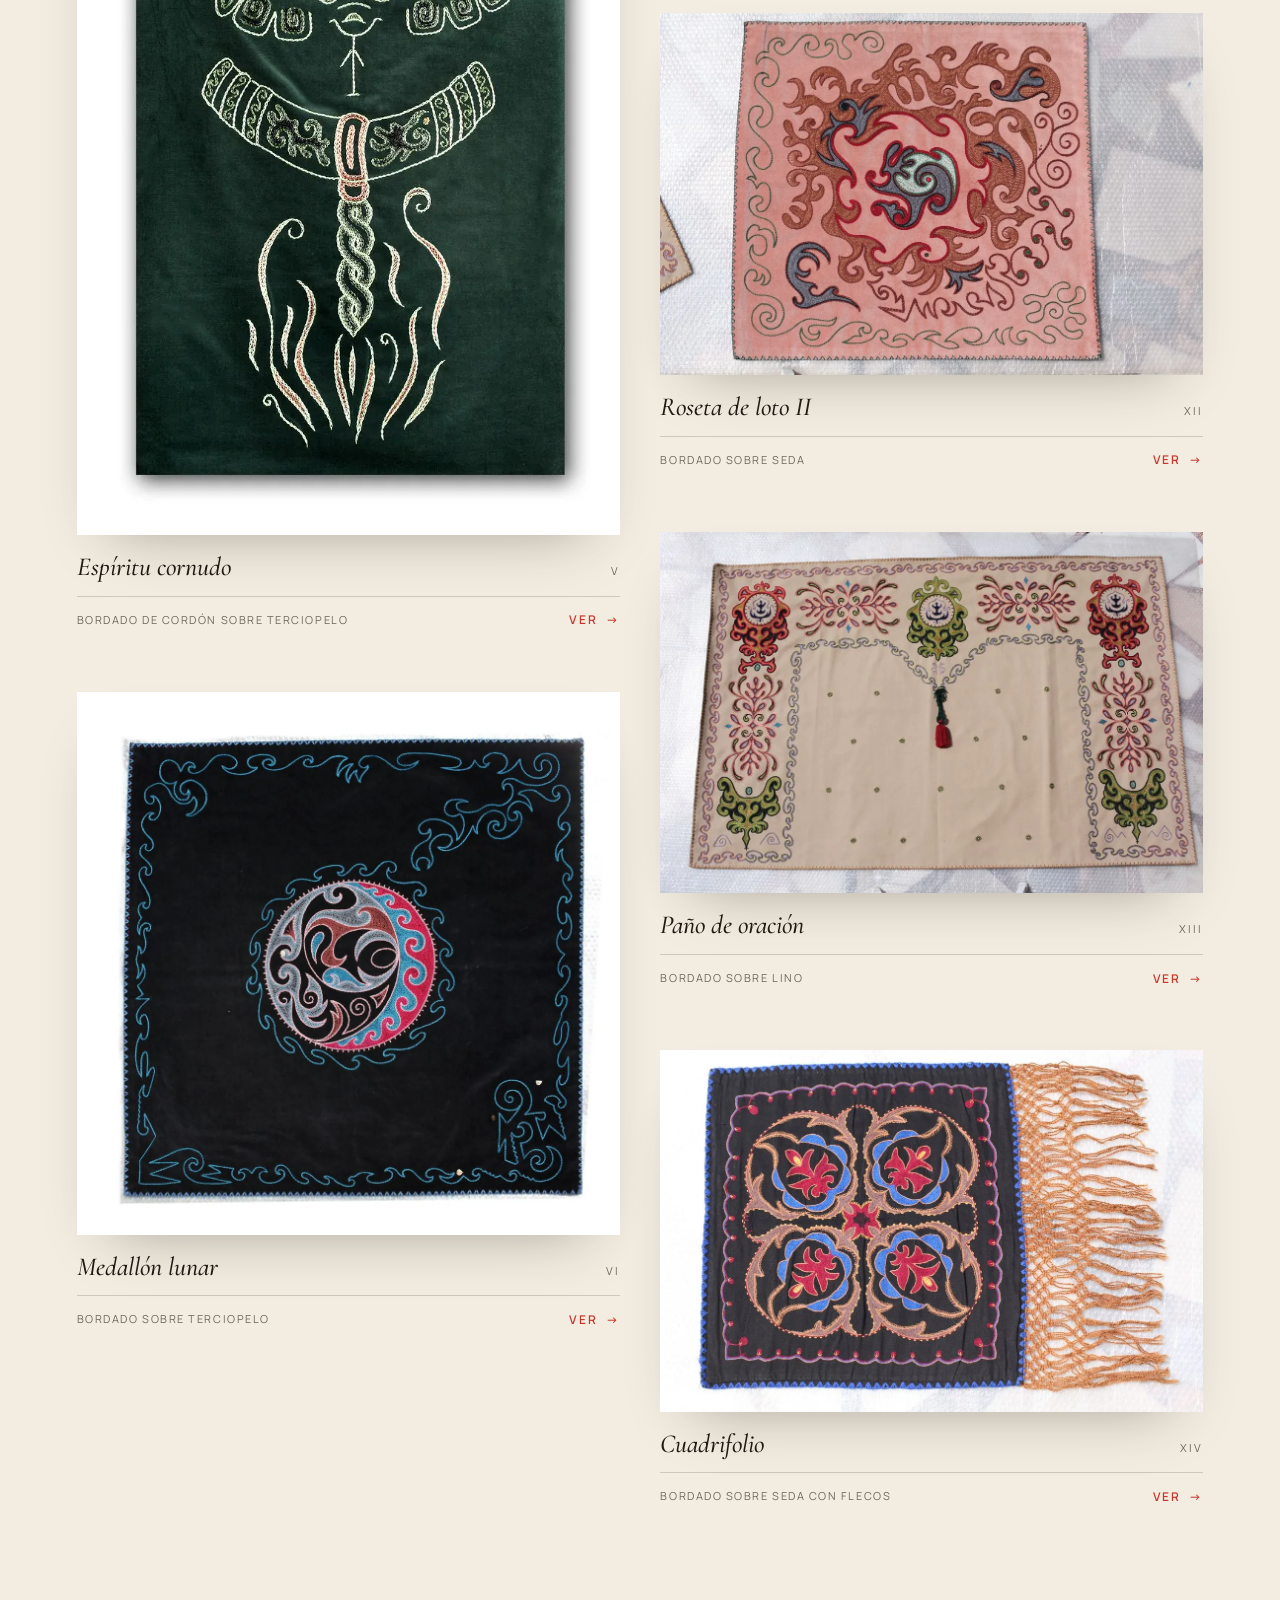
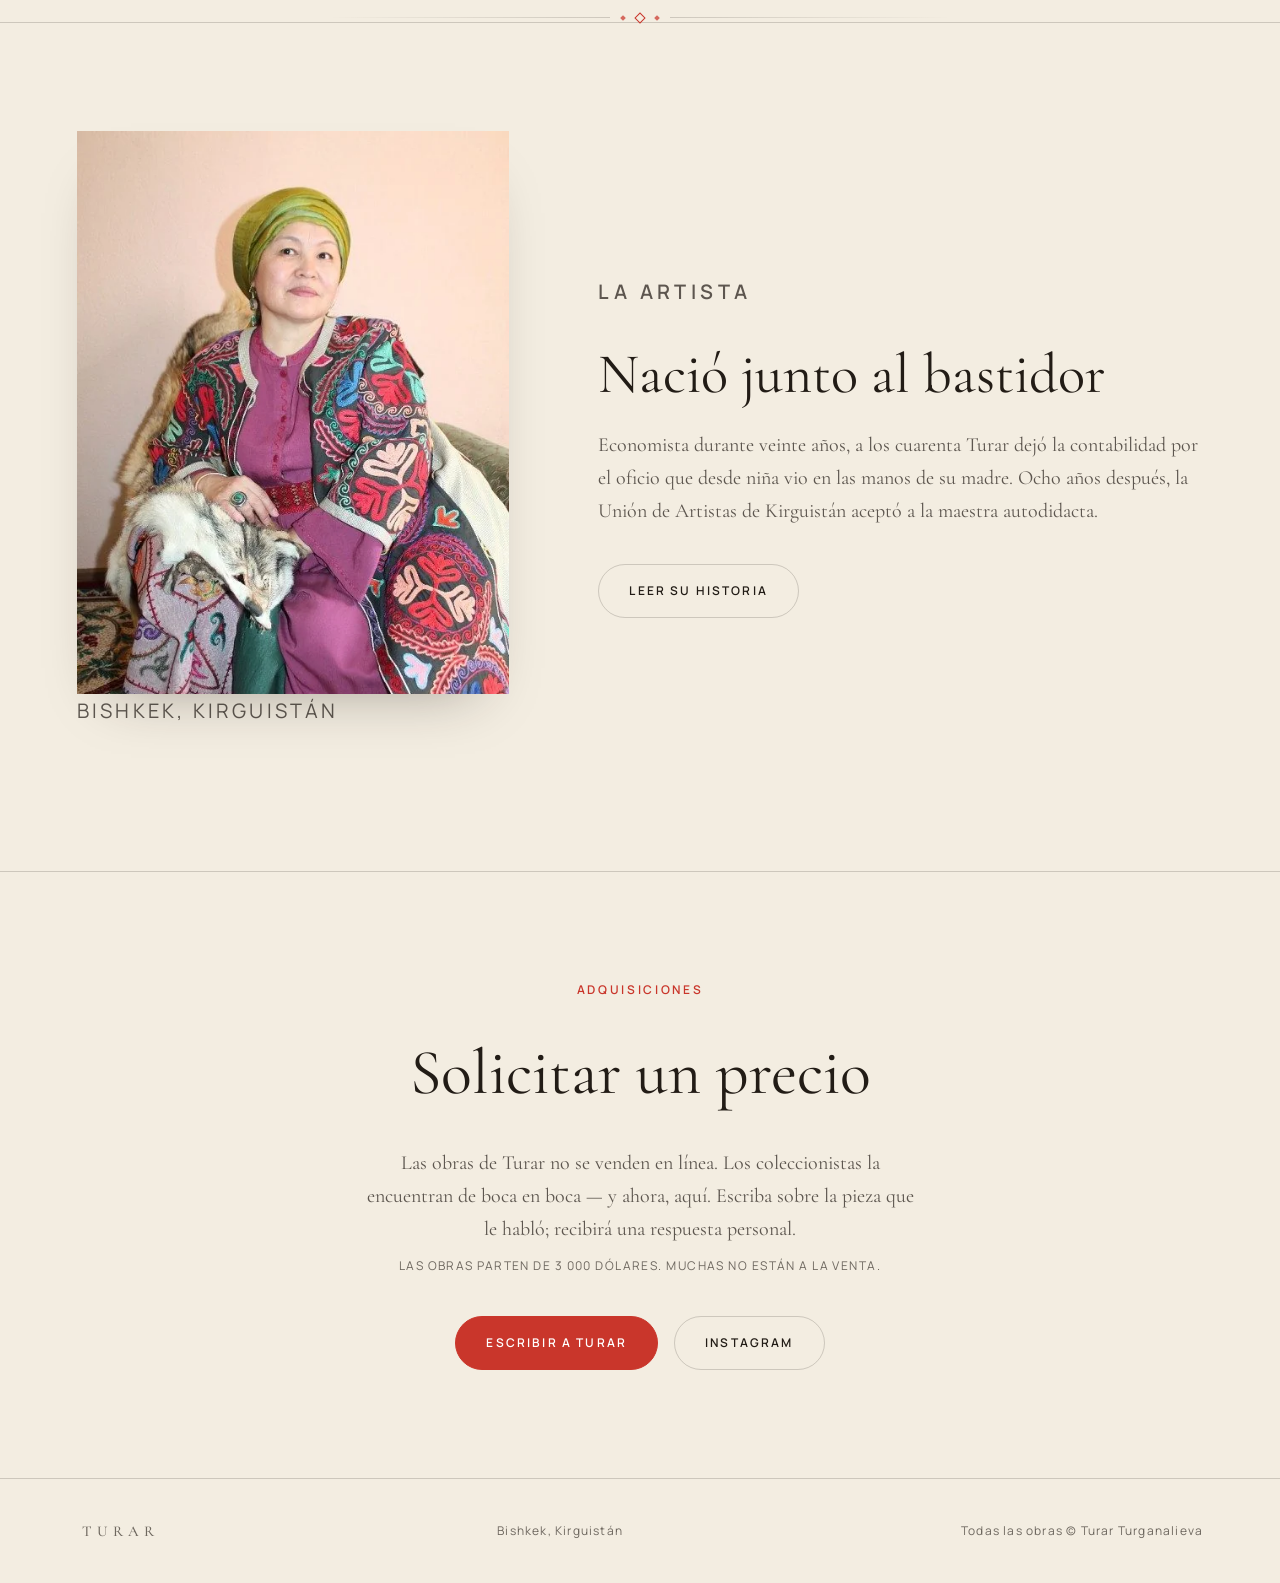
<file: es/index.html>
<!DOCTYPE html>

<html data-theme="ivory" lang="es">
<head>
<meta charset="utf-8"/>
<meta content="width=device-width, initial-scale=1.0" name="viewport"/>
<title>Turar — Bordado sagrado de Kirguistán</title>
<meta content="Bordado sagrado de Turar Turganalieva: ornamento que sana, protege y recuerda, dibujado con jabón sobre la tela y acabado en seda. Una galería de obra bordada a mano desde Biskek, Kirguistán." name="description"/>
<link href="/favicon.svg" rel="icon" type="image/svg+xml"/>
<link href="https://turar.art/es/" rel="canonical"/><link href="https://turar.art/" hreflang="en" rel="alternate"/><link href="https://turar.art/ru/" hreflang="ru" rel="alternate"/><link href="https://turar.art/es/" hreflang="es" rel="alternate"/><link href="https://turar.art/fr/" hreflang="fr" rel="alternate"/><link href="https://turar.art/" hreflang="x-default" rel="alternate"/>
<meta content="website" property="og:type"/>
<meta content="Turar — Sacred Embroidery" property="og:site_name"/>
<meta content="https://turar.art/es/" property="og:url"/>
<meta content="Turar — Bordado sagrado de Kirguistán" property="og:title"/>
<meta content="Bordado sagrado de Turar Turganalieva: ornamento que sana, protege y recuerda, dibujado con jabón sobre la tela y acabado en seda. Una galería de obra bordada a mano desde Biskek, Kirguistán." property="og:description"/>
<meta content="https://turar.art/photos/web/large/untitled-1.jpg" property="og:image"/>
<meta content="Embroidered owl on crimson velvet by Turar Turganalieva" property="og:image:alt"/>
<meta content="es_ES" property="og:locale"/><meta content="en_US" property="og:locale:alternate"/><meta content="ru_RU" property="og:locale:alternate"/><meta content="fr_FR" property="og:locale:alternate"/>



<meta content="summary_large_image" name="twitter:card"/>
<meta content="Turar — Bordado sagrado de Kirguistán" name="twitter:title"/>
<meta content="Bordado sagrado de Turar Turganalieva: ornamento que sana, protege y recuerda, dibujado con jabón sobre la tela y acabado en seda. Una galería de obra bordada a mano desde Biskek, Kirguistán." name="twitter:description"/>
<meta content="https://turar.art/photos/web/large/untitled-1.jpg" name="twitter:image"/>
<link href="https://fonts.googleapis.com" rel="preconnect"/>
<link crossorigin="" href="https://fonts.gstatic.com" rel="preconnect"/>
<link href="https://fonts.googleapis.com/css2?family=Cormorant+Garamond:ital,wght@0,300;0,400;0,500;0,600;1,400;1,500&amp;family=Manrope:wght@400;500;600&amp;display=swap" rel="stylesheet"/>
<script>try{var t=localStorage.getItem('turar-theme');if(!t&&window.matchMedia&&matchMedia('(prefers-color-scheme: dark)').matches)t='night';if(t)document.documentElement.dataset.theme=t;}catch(e){}</script>
<link href="/styles.css" rel="stylesheet"/>
<script type="application/ld+json">
  {
    "@context": "https://schema.org",
    "@graph": [
      {
        "@type": "WebSite",
        "@id": "https://turar.art/#website",
        "name": "Turar — Sacred Embroidery of Kyrgyzstan",
        "url": "https://turar.art/",
        "inLanguage": ["en", "ru", "es", "fr"]
      },
      {
        "@type": "Person",
        "@id": "https://turar.art/#turar",
        "name": "Turar Turganalieva",
        "jobTitle": "Textile artist",
        "knowsAbout": "Sacred embroidery",
        "memberOf": { "@type": "Organization", "name": "Union of Artists of the Kyrgyz Republic" },
        "address": { "@type": "PostalAddress", "addressLocality": "Bishkek", "addressCountry": "KG" },
        "url": "https://turar.art/",
        "image": "https://turar.art/photos/web/large/about-me.jpg"
      }
    ]
  }
  </script>
</head>
<body>
<header class="site-header" id="header">
<a class="wordmark" href="/es/">TURAR</a>
<div class="header-right">
<nav aria-label="Main navigation" class="main-nav" id="main-nav">
<a data-i18n="nav_works" href="/es/#works">Obras</a>
<a data-i18n="nav_artist" href="/es/about.html">La artista</a>
<a data-i18n="nav_inquire" href="/es/#inquire">Consultas</a>
</nav>
<div aria-label="Language" class="lang-switch" role="group"><a data-lang="en" href="/">EN</a><a data-lang="ru" href="/ru/">RU</a><a class="active" data-lang="es" href="/es/">ES</a><a data-lang="fr" href="/fr/">FR</a></div>
<button aria-label="Toggle light or dark theme" class="theme-toggle" id="theme-toggle" type="button">☾</button>
<button aria-controls="main-nav" aria-expanded="false" aria-label="Toggle menu" class="nav-toggle" id="nav-toggle" type="button">
<span></span><span></span><span></span>
</button>
</div>
</header>
<main>
<!-- ─── Hero ─────────────────────────────────────────────────────── -->
<section class="hero">
<p class="kicker reveal" data-i18n="hero_kicker">Bordado sagrado · Kirguistán</p>
<h1 class="hero-title reveal">TURAR</h1>
<div class="hero-foot reveal">
<p class="hero-sub" data-i18n="hero_sub">Turar Turganalieva, miembro de la Unión de Artistas de la República Kirguisa, borda ornamentos que sanan, protegen y recuerdan — dibujados con jabón sobre la tela, acabados en seda.</p>
<a class="btn hero-cta" data-i18n="hero_cta" href="/es/#works">Ver las obras</a>
</div>
</section>
<!-- ─── Quote band ───────────────────────────────────────────────── -->
<section class="quote-band">
<div class="orn-rule reveal" style="max-width: 360px; margin: 0 auto;"><span class="diamond d-sm"></span><span class="diamond"></span><span class="diamond d-sm"></span></div>
<blockquote class="reveal" data-i18n="quote1">«¿Llamarlo un pasatiempo? No. Es mi propósito.»</blockquote>
<cite class="reveal" data-i18n="quote_attr">Turar Turganalieva</cite>
</section>
<!-- ─── Works ────────────────────────────────────────────────────── -->
<section class="section" id="works">
<div class="works-head reveal">
<div>
<p class="kicker" data-i18n="works_kicker">La colección</p>
<h2 data-i18n="works_title">Obras escogidas</h2>
</div>
<p class="works-note" data-i18n="works_note">Cada pieza se borda a mano junto a una ventana de Bishkek, solo con luz natural: la luz eléctrica falsea el color del hilo. Las obras están enmarcadas; algunas viajan entre exposiciones.</p>
</div>
<div class="gallery" id="gallery">
<article class="work reveal">
<a aria-label="Búho" class="shot" data-i18n-aria="g1_title" href="/photos/web/large/untitled-1.jpg">
<picture>
<source srcset="/photos/web/untitled-1.webp" type="image/webp"/>
<img alt="Embroidered owl on crimson velvet" decoding="async" loading="lazy" src="/photos/web/untitled-1.jpg" style="aspect-ratio:733/1100"/>
</picture>
</a>
<div class="work-caption"><h3 class="work-title" data-i18n="g1_title">Búho</h3><span class="work-no">I</span></div>
<div class="work-meta"><div class="work-row"><span class="work-medium" data-i18n="med_velvet_cord">Bordado de cordón sobre terciopelo</span><button class="view-link" data-i18n="works_view" data-view="" type="button">Ver</button></div></div>
</article>
<article class="work reveal">
<a aria-label="Panel floral" class="shot" data-i18n-aria="g2_title" href="/photos/web/large/untitled-11.jpg">
<picture>
<source srcset="/photos/web/untitled-11.webp" type="image/webp"/>
<img alt="Floral embroidered panel with red, teal and yellow blossoms on a slate-blue ground" decoding="async" loading="lazy" src="/photos/web/untitled-11.jpg" style="aspect-ratio:1100/611"/>
</picture>
</a>
<div class="work-caption"><h3 class="work-title" data-i18n="g2_title">Panel floral</h3><span class="work-no">II</span></div>
<div class="work-meta"><div class="work-row"><span class="work-medium" data-i18n="med_cotton">Bordado sobre algodón</span><button class="view-link" data-i18n="works_view" data-view="" type="button">Ver</button></div></div>
</article>
<article class="work reveal">
<a aria-label="Dragón rampante" class="shot" data-i18n-aria="g3_title" href="/photos/web/large/untitled-3.jpg">
<picture>
<source srcset="/photos/web/untitled-3.webp" type="image/webp"/>
<img alt="Mythological rearing dragon embroidered in many colours on red velvet" decoding="async" loading="lazy" src="/photos/web/untitled-3.jpg" style="aspect-ratio:744/1100"/>
</picture>
</a>
<div class="work-caption"><h3 class="work-title" data-i18n="g3_title">Dragón rampante</h3><span class="work-no">III</span></div>
<div class="work-meta"><div class="work-row"><span class="work-medium" data-i18n="med_velvet_cord">Bordado de cordón sobre terciopelo</span><button class="view-link" data-i18n="works_view" data-view="" type="button">Ver</button></div></div>
</article>
<article class="work reveal">
<a aria-label="Roseta de loto I" class="shot" data-i18n-aria="g4_title" href="/photos/web/large/img_9846.jpg">
<picture>
<source srcset="/photos/web/img_9846.webp" type="image/webp"/>
<img alt="Salmon-pink silk panel with brown scrollwork framing a central creature" decoding="async" loading="lazy" src="/photos/web/img_9846.jpg" style="aspect-ratio:1100/733"/>
</picture>
</a>
<div class="work-caption"><h3 class="work-title" data-i18n="g4_title">Roseta de loto I</h3><span class="work-no">IV</span></div>
<div class="work-meta"><div class="work-row"><span class="work-medium" data-i18n="med_silk">Bordado sobre seda</span><button class="view-link" data-i18n="works_view" data-view="" type="button">Ver</button></div></div>
</article>
<article class="work reveal">
<a aria-label="Espíritu cornudo" class="shot" data-i18n-aria="g5_title" href="/photos/web/large/untitled-4.jpg">
<picture>
<source srcset="/photos/web/untitled-4.webp" type="image/webp"/>
<img alt="Stylised horned spirit figure embroidered on dark green velvet" decoding="async" loading="lazy" src="/photos/web/untitled-4.jpg" style="aspect-ratio:733/1100"/>
</picture>
</a>
<div class="work-caption"><h3 class="work-title" data-i18n="g5_title">Espíritu cornudo</h3><span class="work-no">V</span></div>
<div class="work-meta"><div class="work-row"><span class="work-medium" data-i18n="med_velvet_cord">Bordado de cordón sobre terciopelo</span><button class="view-link" data-i18n="works_view" data-view="" type="button">Ver</button></div></div>
</article>
<article class="work reveal">
<a aria-label="Medallón lunar" class="shot" data-i18n-aria="g6_title" href="/photos/web/large/untitled-13.jpg">
<picture>
<source srcset="/photos/web/untitled-13.webp" type="image/webp"/>
<img alt="Circular medallion in red, blue and silver on black velvet with a scrolled border" decoding="async" loading="lazy" src="/photos/web/untitled-13.jpg" style="aspect-ratio:1/1"/>
</picture>
</a>
<div class="work-caption"><h3 class="work-title" data-i18n="g6_title">Medallón lunar</h3><span class="work-no">VI</span></div>
<div class="work-meta"><div class="work-row"><span class="work-medium" data-i18n="med_velvet">Bordado sobre terciopelo</span><button class="view-link" data-i18n="works_view" data-view="" type="button">Ver</button></div></div>
</article>
<article class="work reveal">
<a aria-label="Pájaro de fuego" class="shot" data-i18n-aria="g7_title" href="/photos/web/large/untitled-5.jpg">
<picture>
<source srcset="/photos/web/untitled-5.webp" type="image/webp"/>
<img alt="Red and blue firebird embroidered on dark green velvet" decoding="async" loading="lazy" src="/photos/web/untitled-5.jpg" style="aspect-ratio:825/1100"/>
</picture>
</a>
<div class="work-caption"><h3 class="work-title" data-i18n="g7_title">Pájaro de fuego</h3><span class="work-no">VII</span></div>
<div class="work-meta"><div class="work-row"><span class="work-medium" data-i18n="med_velvet_cord">Bordado de cordón sobre terciopelo</span><button class="view-link" data-i18n="works_view" data-view="" type="button">Ver</button></div></div>
</article>
<article class="work reveal">
<a aria-label="Jardín" class="shot" data-i18n-aria="g8_title" href="/photos/web/large/img_9849.jpg">
<picture>
<source srcset="/photos/web/img_9849.webp" type="image/webp"/>
<img alt="Densely embroidered floral composition in many colours on red velvet" decoding="async" loading="lazy" src="/photos/web/img_9849.jpg" style="aspect-ratio:1100/733"/>
</picture>
</a>
<div class="work-caption"><h3 class="work-title" data-i18n="g8_title">Jardín</h3><span class="work-no">VIII</span></div>
<div class="work-meta"><div class="work-row"><span class="work-medium" data-i18n="med_velvet">Bordado sobre terciopelo</span><button class="view-link" data-i18n="works_view" data-view="" type="button">Ver</button></div></div>
</article>
<article class="work reveal">
<a aria-label="Entrelazo" class="shot" data-i18n-aria="g9_title" href="/photos/web/large/untitled-2.jpg">
<picture>
<source srcset="/photos/web/untitled-2.webp" type="image/webp"/>
<img alt="Abstract interlacing cord embroidery in gold, silver and purple on brown suede" decoding="async" loading="lazy" src="/photos/web/untitled-2.jpg" style="aspect-ratio:943/1100"/>
</picture>
</a>
<div class="work-caption"><h3 class="work-title" data-i18n="g9_title">Entrelazo</h3><span class="work-no">IX</span></div>
<div class="work-meta"><div class="work-row"><span class="work-medium" data-i18n="med_suede_cord">Bordado de cordón sobre ante</span><button class="view-link" data-i18n="works_view" data-view="" type="button">Ver</button></div></div>
</article>
<article class="work reveal">
<a aria-label="Tres soles" class="shot" data-i18n-aria="g10_title" href="/photos/web/large/img_9852.jpg">
<picture>
<source srcset="/photos/web/img_9852.webp" type="image/webp"/>
<img alt="Black velvet runner with three pink and gold medallions and scrolling vines" decoding="async" loading="lazy" src="/photos/web/img_9852.jpg" style="aspect-ratio:1100/733"/>
</picture>
</a>
<div class="work-caption"><h3 class="work-title" data-i18n="g10_title">Tres soles</h3><span class="work-no">X</span></div>
<div class="work-meta"><div class="work-row"><span class="work-medium" data-i18n="med_velvet">Bordado sobre terciopelo</span><button class="view-link" data-i18n="works_view" data-view="" type="button">Ver</button></div></div>
</article>
<article class="work reveal">
<a aria-label="Campo nocturno" class="shot" data-i18n-aria="g11_title" href="/photos/web/large/untitled-12.jpg">
<picture>
<source srcset="/photos/web/untitled-12.webp" type="image/webp"/>
<img alt="Abstract embroidery in silver and coral on deep navy velvet" decoding="async" loading="lazy" src="/photos/web/untitled-12.jpg" style="aspect-ratio:1100/681"/>
</picture>
</a>
<div class="work-caption"><h3 class="work-title" data-i18n="g11_title">Campo nocturno</h3><span class="work-no">XI</span></div>
<div class="work-meta"><div class="work-row"><span class="work-medium" data-i18n="med_velvet">Bordado sobre terciopelo</span><button class="view-link" data-i18n="works_view" data-view="" type="button">Ver</button></div></div>
</article>
<article class="work reveal">
<a aria-label="Roseta de loto II" class="shot" data-i18n-aria="g12_title" href="/photos/web/large/img_9845.jpg">
<picture>
<source srcset="/photos/web/img_9845.webp" type="image/webp"/>
<img alt="Salmon-pink silk panel with a central blue-grey creature and brown scrollwork" decoding="async" loading="lazy" src="/photos/web/img_9845.jpg" style="aspect-ratio:1100/733"/>
</picture>
</a>
<div class="work-caption"><h3 class="work-title" data-i18n="g12_title">Roseta de loto II</h3><span class="work-no">XII</span></div>
<div class="work-meta"><div class="work-row"><span class="work-medium" data-i18n="med_silk">Bordado sobre seda</span><button class="view-link" data-i18n="works_view" data-view="" type="button">Ver</button></div></div>
</article>
<article class="work reveal">
<a aria-label="Paño de oración" class="shot" data-i18n-aria="g13_title" href="/photos/web/large/img_9853.jpg">
<picture>
<source srcset="/photos/web/img_9853.webp" type="image/webp"/>
<img alt="Cream linen cloth with symmetrical medallions and a central red tassel" decoding="async" loading="lazy" src="/photos/web/img_9853.jpg" style="aspect-ratio:1100/733"/>
</picture>
</a>
<div class="work-caption"><h3 class="work-title" data-i18n="g13_title">Paño de oración</h3><span class="work-no">XIII</span></div>
<div class="work-meta"><div class="work-row"><span class="work-medium" data-i18n="med_linen">Bordado sobre lino</span><button class="view-link" data-i18n="works_view" data-view="" type="button">Ver</button></div></div>
</article>
<article class="work reveal">
<a aria-label="Cuadrifolio" class="shot" data-i18n-aria="g14_title" href="/photos/web/large/img_9848.jpg">
<picture>
<source srcset="/photos/web/img_9848.webp" type="image/webp"/>
<img alt="Black silk panel with a four-part floral medallion and golden fringe" decoding="async" loading="lazy" src="/photos/web/img_9848.jpg" style="aspect-ratio:1100/733"/>
</picture>
</a>
<div class="work-caption"><h3 class="work-title" data-i18n="g14_title">Cuadrifolio</h3><span class="work-no">XIV</span></div>
<div class="work-meta"><div class="work-row"><span class="work-medium" data-i18n="med_silk_fringe">Bordado sobre seda con flecos</span><button class="view-link" data-i18n="works_view" data-view="" type="button">Ver</button></div></div>
</article>
</div>
</section>
<!-- ─── Tumar seam (quiet nomadic thread) ────────────────────────── -->
<div class="section" style="padding-top:0; padding-bottom:0;">
<div class="orn-rule reveal" style="max-width: 620px; margin: 0 auto;"><span class="diamond d-sm"></span><span class="diamond"></span><span class="diamond d-sm"></span></div>
</div>
<!-- ─── Artist teaser ────────────────────────────────────────────── -->
<section class="section artist-teaser">
<div class="portrait-wrap reveal">
<picture>
<source srcset="/photos/web/large/about-me.webp" type="image/webp"/>
<img alt="Portrait of Turar Turganalieva in traditional Kyrgyz dress" decoding="async" loading="lazy" src="/photos/web/large/about-me.jpg"/>
</picture>
<p class="portrait-cap" data-i18n="ab_portrait_cap">Bishkek, Kirguistán</p>
</div>
<div class="reveal">
<p class="kicker" data-i18n="artist_kicker">La artista</p>
<h2 data-i18n="artist_title">Nació junto al bastidor</h2>
<p data-i18n="artist_body">Economista durante veinte años, a los cuarenta Turar dejó la contabilidad por el oficio que desde niña vio en las manos de su madre. Ocho años después, la Unión de Artistas de Kirguistán aceptó a la maestra autodidacta.</p>
<a class="btn" data-i18n="artist_link" href="/es/about.html">Leer su historia</a>
</div>
</section>
<!-- ─── Inquire ──────────────────────────────────────────────────── -->
<section class="section inquire" id="inquire">
<div class="inquire-inner reveal">
<p class="kicker" data-i18n="inq_kicker">Adquisiciones</p>
<h2 data-i18n="inq_title">Solicitar un precio</h2>
<p class="lede" data-i18n="inq_body">Las obras de Turar no se venden en línea. Los coleccionistas la encuentran de boca en boca — y ahora, aquí. Escriba sobre la pieza que le habló; recibirá una respuesta personal.</p>
<p class="note" data-i18n="inq_note">Las obras parten de 3 000 dólares. Muchas no están a la venta.</p>
<div class="inquire-links">
<a class="btn solid" data-i18n="inq_write" href="mailto:hello@turar.art">Escribir a Turar</a>
<a class="btn" href="https://instagram.com/" rel="noopener" target="_blank">Instagram</a>
</div>
</div>
</section>
</main>
<footer class="site-footer">
<span class="wordmark">TURAR</span>
<span data-i18n="foot_line">Bishkek, Kirguistán</span>
<span data-i18n="foot_rights">Todas las obras © Turar Turganalieva</span>
</footer>
<!-- ─── Lightbox ─────────────────────────────────────────────────── -->
<div aria-label="Artwork viewer" aria-modal="true" class="lightbox" id="lightbox" role="dialog">
<button aria-label="Close (Esc)" class="lightbox__btn lightbox__btn--close" id="lb-close" type="button">✕</button>
<button aria-label="Previous artwork" class="lightbox__btn lightbox__btn--prev" id="lb-prev" type="button">←</button>
<figure class="lightbox__figure">
<img alt="" class="lightbox__img" id="lb-img" src="data:image/svg+xml,%3Csvg xmlns='http://www.w3.org/2000/svg'/%3E"/>
<figcaption class="lightbox__caption" id="lb-cap"></figcaption>
</figure>
<button aria-label="Next artwork" class="lightbox__btn lightbox__btn--next" id="lb-next" type="button">→</button>
</div>
<script src="/app.js"></script>
</body>
</html>
</file>
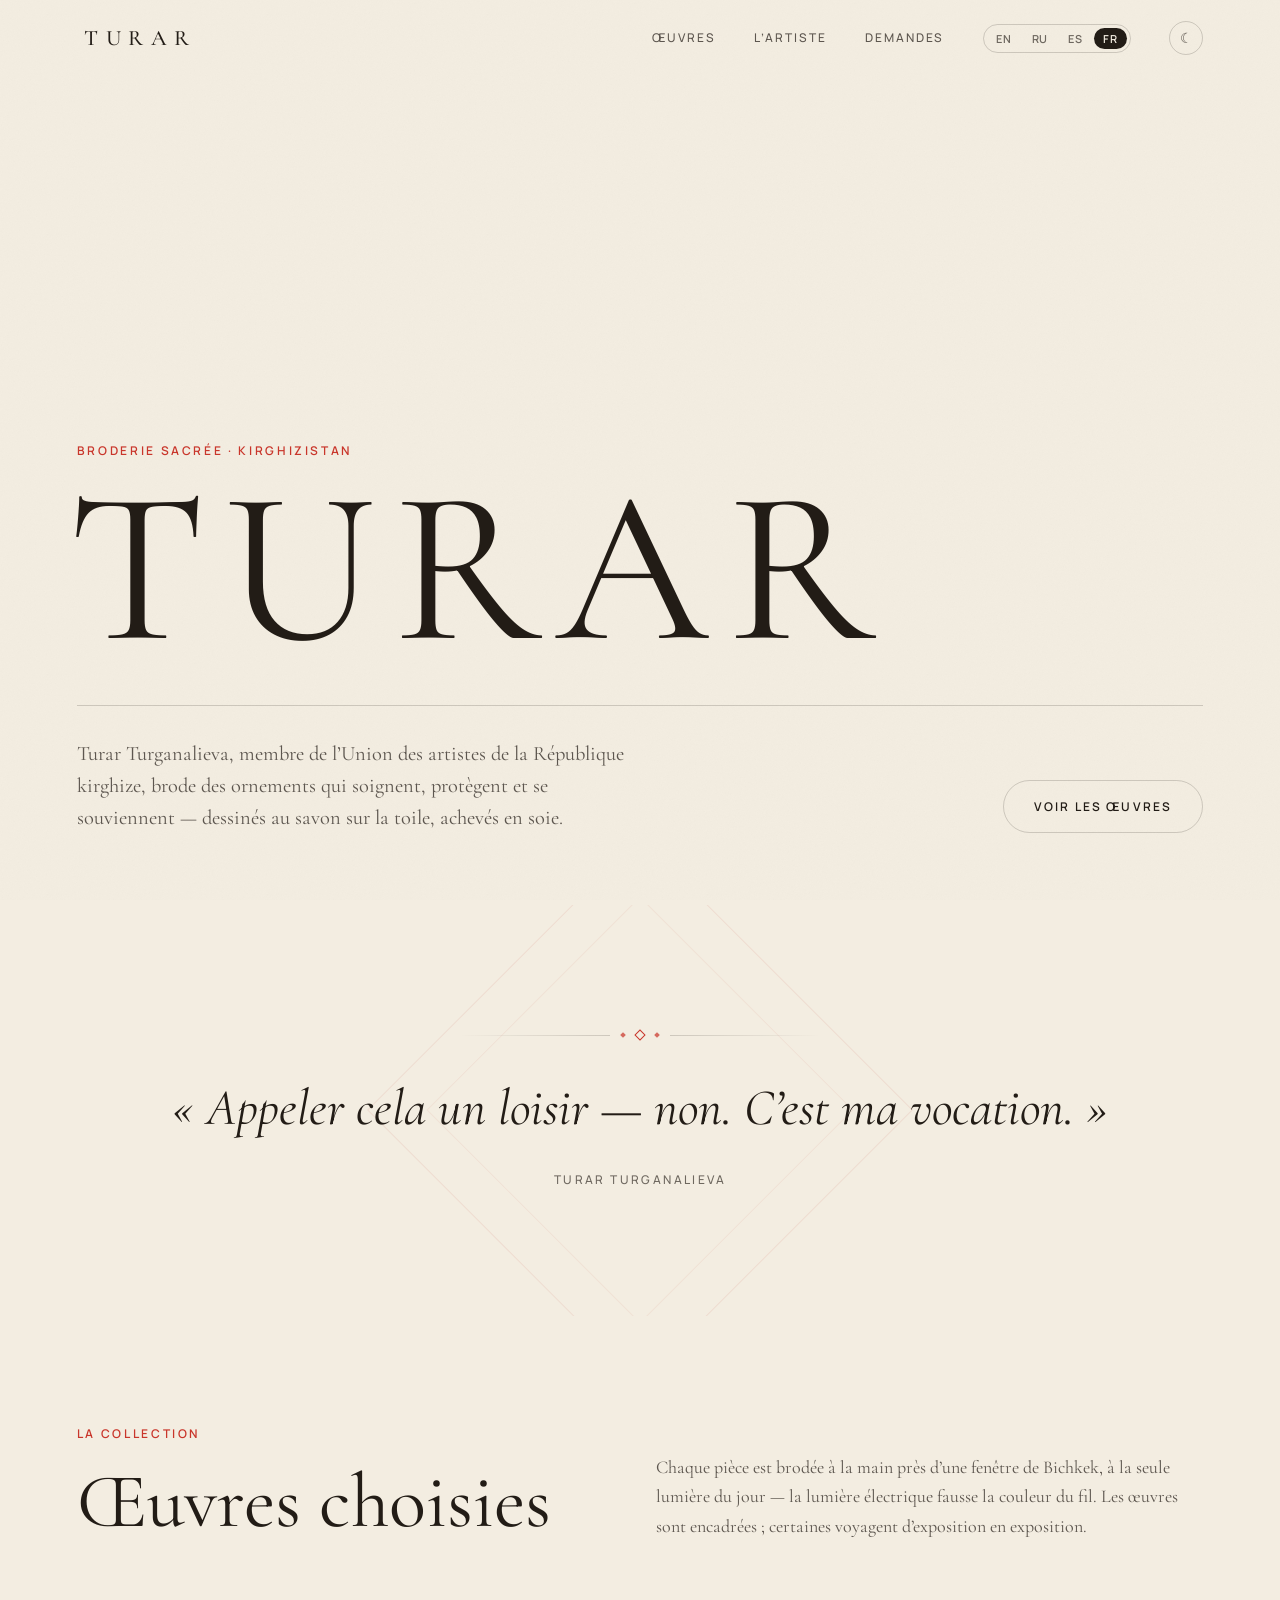
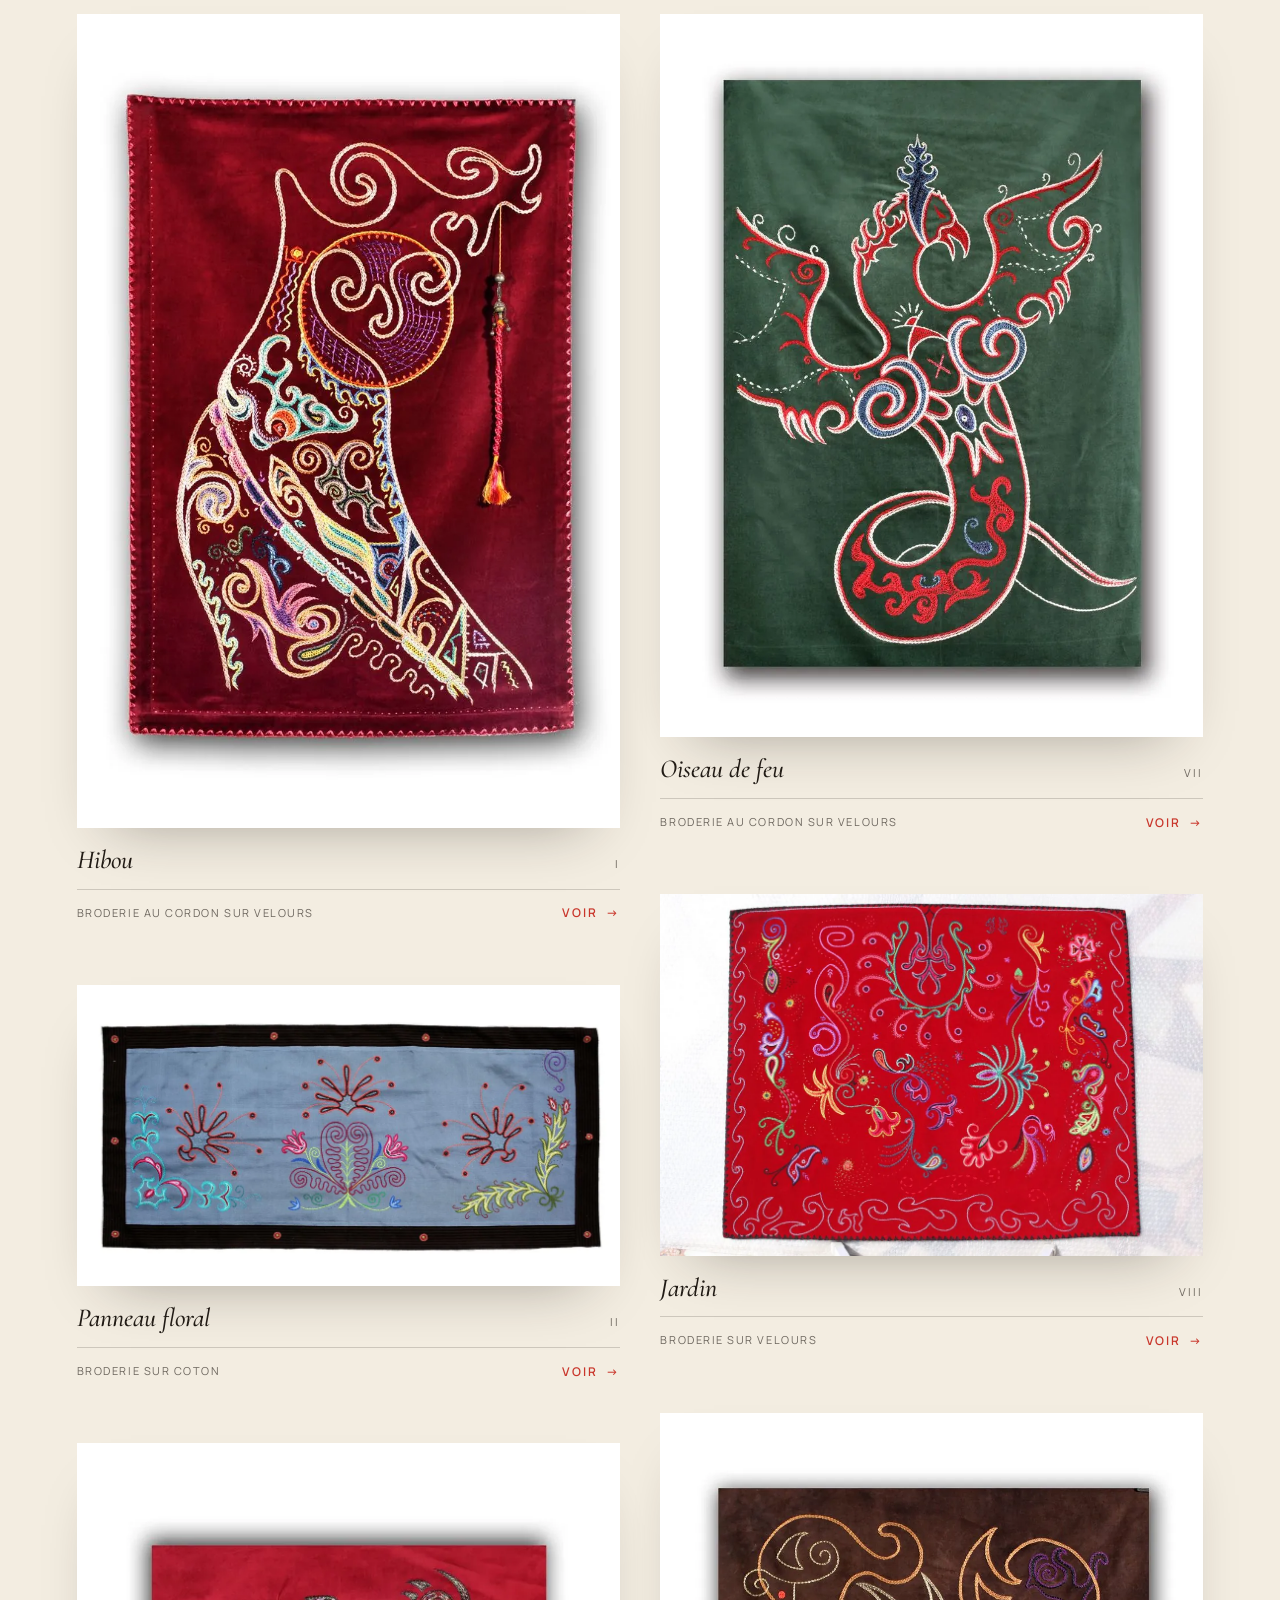
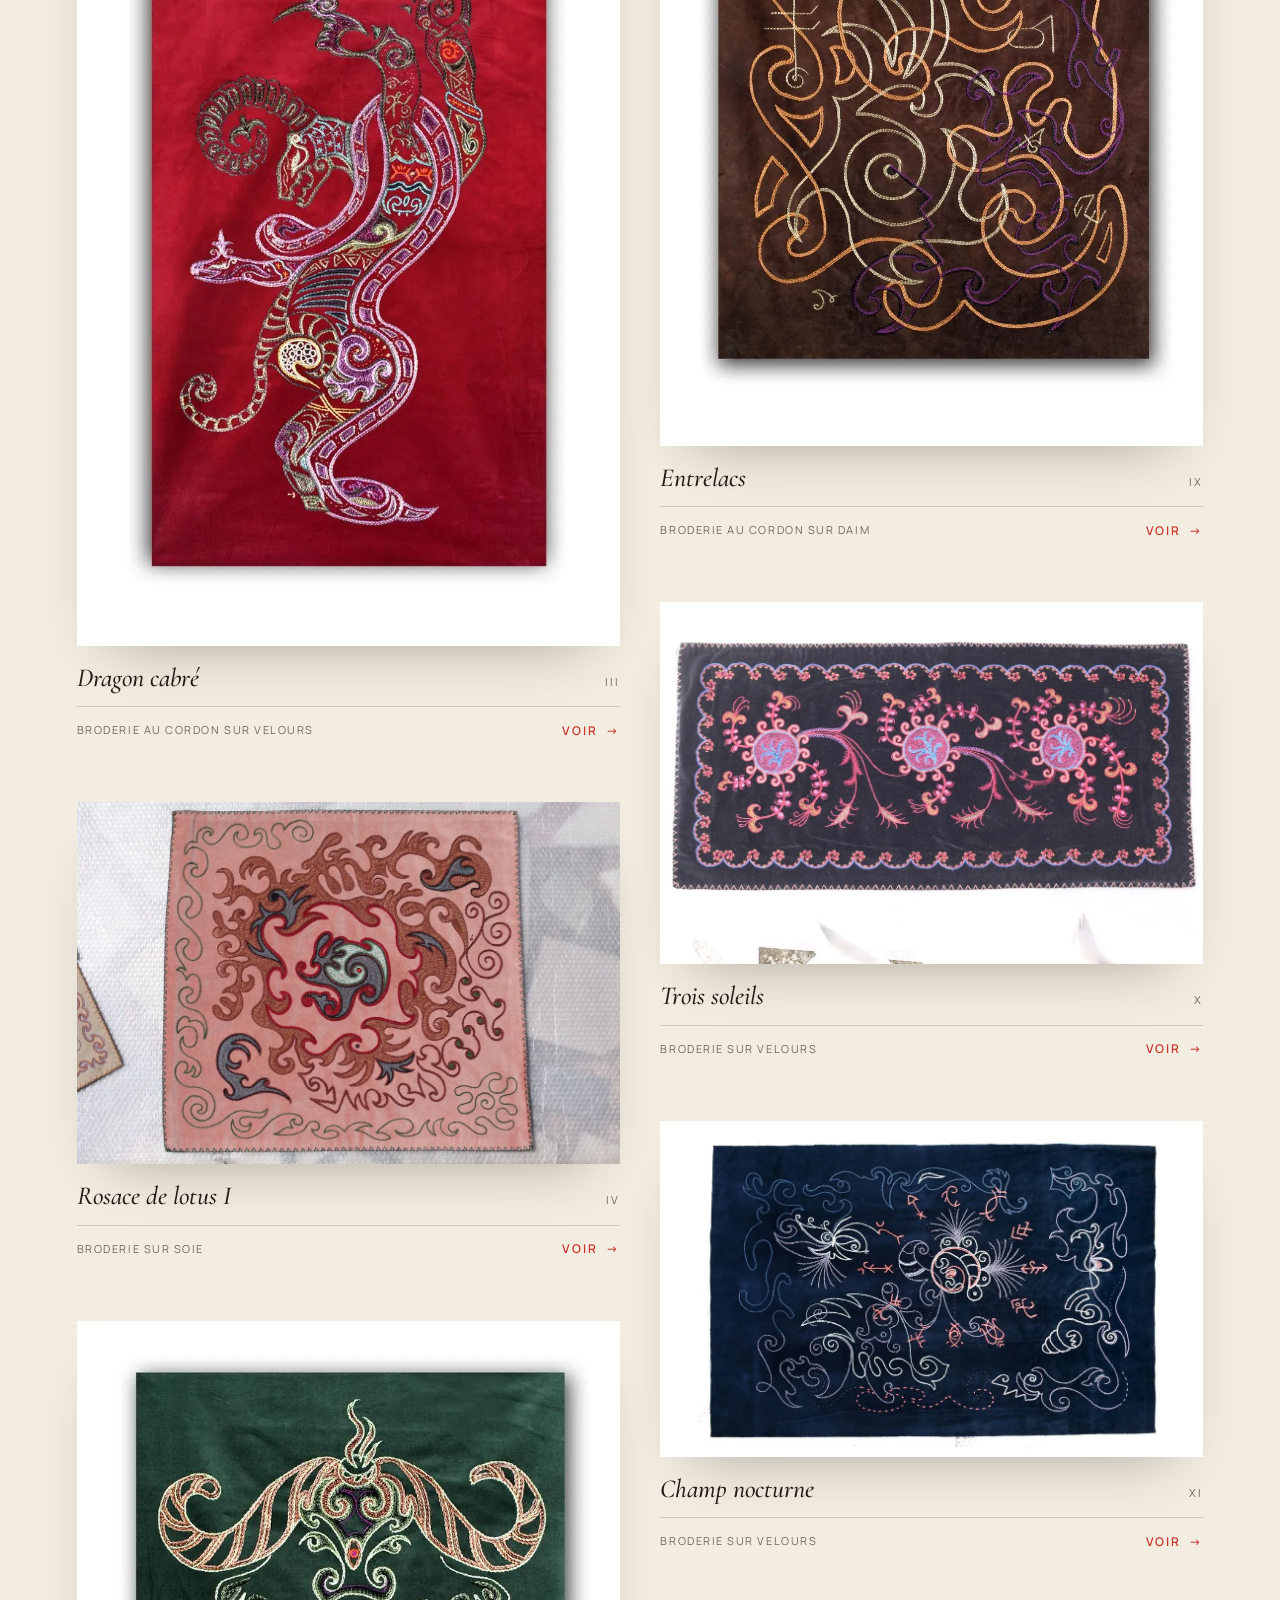
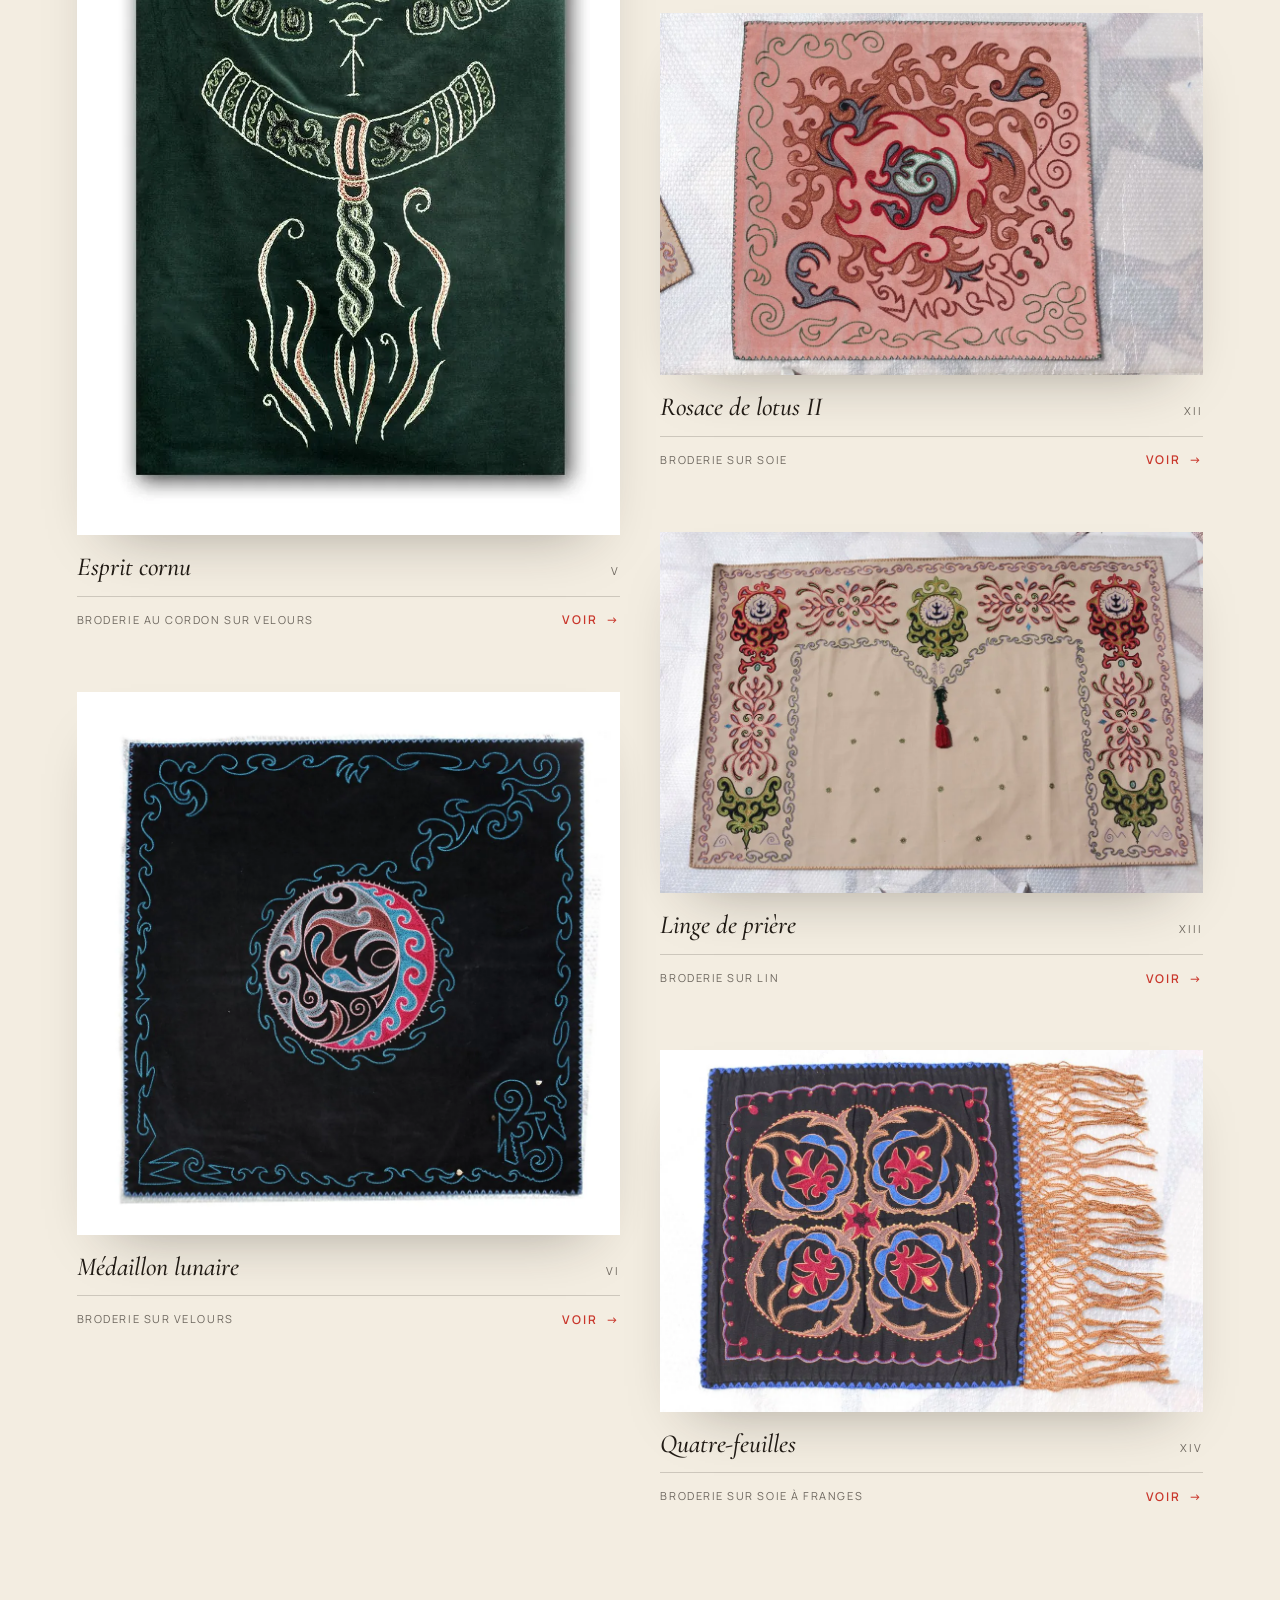
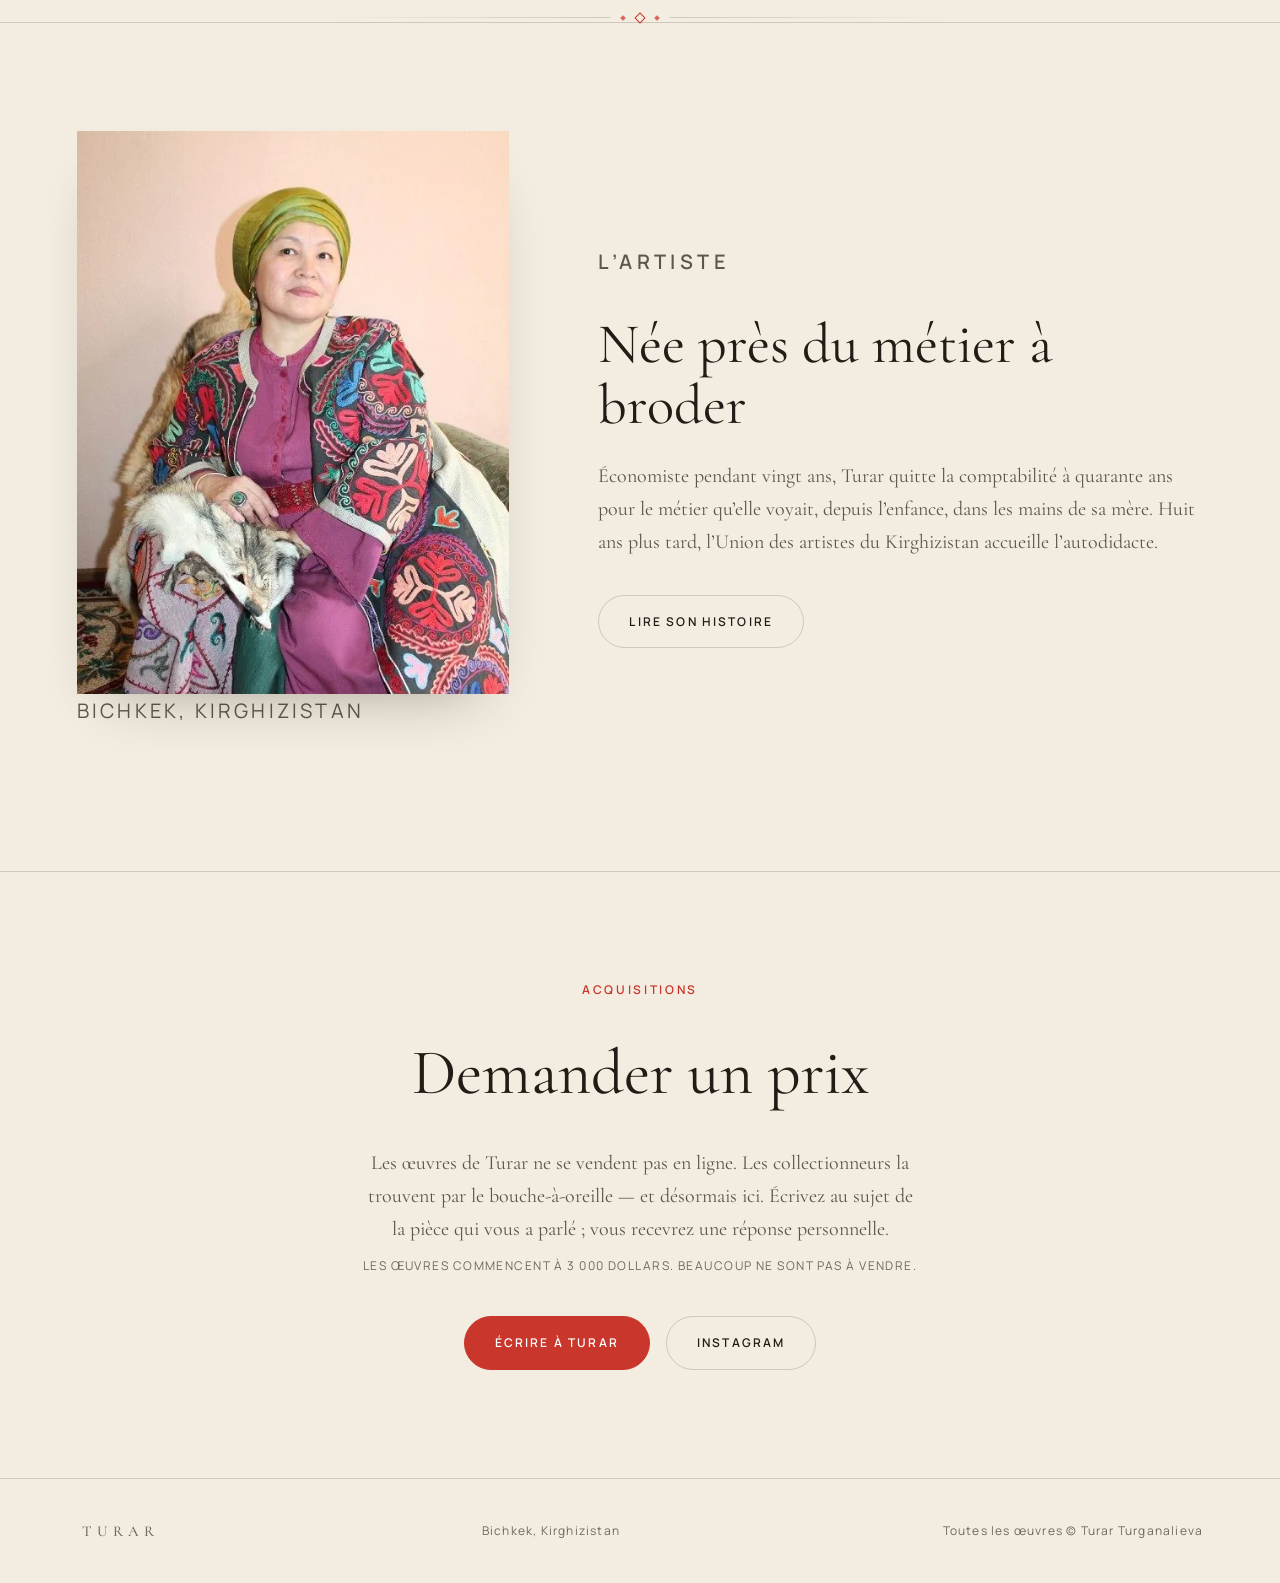
<file: fr/index.html>
<!DOCTYPE html>

<html data-theme="ivory" lang="fr">
<head>
<meta charset="utf-8"/>
<meta content="width=device-width, initial-scale=1.0" name="viewport"/>
<title>Turar — Broderie sacrée du Kirghizistan</title>
<meta content="Broderie sacrée de Turar Turganalieva : un ornement qui soigne, protège et se souvient, dessiné au savon sur la toile et achevé en soie. Une galerie d'œuvres brodées à la main depuis Bichkek, Kirghizistan." name="description"/>
<link href="/favicon.svg" rel="icon" type="image/svg+xml"/>
<link href="https://turar.art/fr/" rel="canonical"/><link href="https://turar.art/" hreflang="en" rel="alternate"/><link href="https://turar.art/ru/" hreflang="ru" rel="alternate"/><link href="https://turar.art/es/" hreflang="es" rel="alternate"/><link href="https://turar.art/fr/" hreflang="fr" rel="alternate"/><link href="https://turar.art/" hreflang="x-default" rel="alternate"/>
<meta content="website" property="og:type"/>
<meta content="Turar — Sacred Embroidery" property="og:site_name"/>
<meta content="https://turar.art/fr/" property="og:url"/>
<meta content="Turar — Broderie sacrée du Kirghizistan" property="og:title"/>
<meta content="Broderie sacrée de Turar Turganalieva : un ornement qui soigne, protège et se souvient, dessiné au savon sur la toile et achevé en soie. Une galerie d'œuvres brodées à la main depuis Bichkek, Kirghizistan." property="og:description"/>
<meta content="https://turar.art/photos/web/large/untitled-1.jpg" property="og:image"/>
<meta content="Embroidered owl on crimson velvet by Turar Turganalieva" property="og:image:alt"/>
<meta content="fr_FR" property="og:locale"/><meta content="en_US" property="og:locale:alternate"/><meta content="ru_RU" property="og:locale:alternate"/><meta content="es_ES" property="og:locale:alternate"/>



<meta content="summary_large_image" name="twitter:card"/>
<meta content="Turar — Broderie sacrée du Kirghizistan" name="twitter:title"/>
<meta content="Broderie sacrée de Turar Turganalieva : un ornement qui soigne, protège et se souvient, dessiné au savon sur la toile et achevé en soie. Une galerie d'œuvres brodées à la main depuis Bichkek, Kirghizistan." name="twitter:description"/>
<meta content="https://turar.art/photos/web/large/untitled-1.jpg" name="twitter:image"/>
<link href="https://fonts.googleapis.com" rel="preconnect"/>
<link crossorigin="" href="https://fonts.gstatic.com" rel="preconnect"/>
<link href="https://fonts.googleapis.com/css2?family=Cormorant+Garamond:ital,wght@0,300;0,400;0,500;0,600;1,400;1,500&amp;family=Manrope:wght@400;500;600&amp;display=swap" rel="stylesheet"/>
<script>try{var t=localStorage.getItem('turar-theme');if(!t&&window.matchMedia&&matchMedia('(prefers-color-scheme: dark)').matches)t='night';if(t)document.documentElement.dataset.theme=t;}catch(e){}</script>
<link href="/styles.css" rel="stylesheet"/>
<script type="application/ld+json">
  {
    "@context": "https://schema.org",
    "@graph": [
      {
        "@type": "WebSite",
        "@id": "https://turar.art/#website",
        "name": "Turar — Sacred Embroidery of Kyrgyzstan",
        "url": "https://turar.art/",
        "inLanguage": ["en", "ru", "es", "fr"]
      },
      {
        "@type": "Person",
        "@id": "https://turar.art/#turar",
        "name": "Turar Turganalieva",
        "jobTitle": "Textile artist",
        "knowsAbout": "Sacred embroidery",
        "memberOf": { "@type": "Organization", "name": "Union of Artists of the Kyrgyz Republic" },
        "address": { "@type": "PostalAddress", "addressLocality": "Bishkek", "addressCountry": "KG" },
        "url": "https://turar.art/",
        "image": "https://turar.art/photos/web/large/about-me.jpg"
      }
    ]
  }
  </script>
</head>
<body>
<header class="site-header" id="header">
<a class="wordmark" href="/fr/">TURAR</a>
<div class="header-right">
<nav aria-label="Main navigation" class="main-nav" id="main-nav">
<a data-i18n="nav_works" href="/fr/#works">Œuvres</a>
<a data-i18n="nav_artist" href="/fr/about.html">L’artiste</a>
<a data-i18n="nav_inquire" href="/fr/#inquire">Demandes</a>
</nav>
<div aria-label="Language" class="lang-switch" role="group"><a data-lang="en" href="/">EN</a><a data-lang="ru" href="/ru/">RU</a><a data-lang="es" href="/es/">ES</a><a class="active" data-lang="fr" href="/fr/">FR</a></div>
<button aria-label="Toggle light or dark theme" class="theme-toggle" id="theme-toggle" type="button">☾</button>
<button aria-controls="main-nav" aria-expanded="false" aria-label="Toggle menu" class="nav-toggle" id="nav-toggle" type="button">
<span></span><span></span><span></span>
</button>
</div>
</header>
<main>
<!-- ─── Hero ─────────────────────────────────────────────────────── -->
<section class="hero">
<p class="kicker reveal" data-i18n="hero_kicker">Broderie sacrée · Kirghizistan</p>
<h1 class="hero-title reveal">TURAR</h1>
<div class="hero-foot reveal">
<p class="hero-sub" data-i18n="hero_sub">Turar Turganalieva, membre de l’Union des artistes de la République kirghize, brode des ornements qui soignent, protègent et se souviennent — dessinés au savon sur la toile, achevés en soie.</p>
<a class="btn hero-cta" data-i18n="hero_cta" href="/fr/#works">Voir les œuvres</a>
</div>
</section>
<!-- ─── Quote band ───────────────────────────────────────────────── -->
<section class="quote-band">
<div class="orn-rule reveal" style="max-width: 360px; margin: 0 auto;"><span class="diamond d-sm"></span><span class="diamond"></span><span class="diamond d-sm"></span></div>
<blockquote class="reveal" data-i18n="quote1">« Appeler cela un loisir — non. C’est ma vocation. »</blockquote>
<cite class="reveal" data-i18n="quote_attr">Turar Turganalieva</cite>
</section>
<!-- ─── Works ────────────────────────────────────────────────────── -->
<section class="section" id="works">
<div class="works-head reveal">
<div>
<p class="kicker" data-i18n="works_kicker">La collection</p>
<h2 data-i18n="works_title">Œuvres choisies</h2>
</div>
<p class="works-note" data-i18n="works_note">Chaque pièce est brodée à la main près d’une fenêtre de Bichkek, à la seule lumière du jour — la lumière électrique fausse la couleur du fil. Les œuvres sont encadrées ; certaines voyagent d’exposition en exposition.</p>
</div>
<div class="gallery" id="gallery">
<article class="work reveal">
<a aria-label="Hibou" class="shot" data-i18n-aria="g1_title" href="/photos/web/large/untitled-1.jpg">
<picture>
<source srcset="/photos/web/untitled-1.webp" type="image/webp"/>
<img alt="Embroidered owl on crimson velvet" decoding="async" loading="lazy" src="/photos/web/untitled-1.jpg" style="aspect-ratio:733/1100"/>
</picture>
</a>
<div class="work-caption"><h3 class="work-title" data-i18n="g1_title">Hibou</h3><span class="work-no">I</span></div>
<div class="work-meta"><div class="work-row"><span class="work-medium" data-i18n="med_velvet_cord">Broderie au cordon sur velours</span><button class="view-link" data-i18n="works_view" data-view="" type="button">Voir</button></div></div>
</article>
<article class="work reveal">
<a aria-label="Panneau floral" class="shot" data-i18n-aria="g2_title" href="/photos/web/large/untitled-11.jpg">
<picture>
<source srcset="/photos/web/untitled-11.webp" type="image/webp"/>
<img alt="Floral embroidered panel with red, teal and yellow blossoms on a slate-blue ground" decoding="async" loading="lazy" src="/photos/web/untitled-11.jpg" style="aspect-ratio:1100/611"/>
</picture>
</a>
<div class="work-caption"><h3 class="work-title" data-i18n="g2_title">Panneau floral</h3><span class="work-no">II</span></div>
<div class="work-meta"><div class="work-row"><span class="work-medium" data-i18n="med_cotton">Broderie sur coton</span><button class="view-link" data-i18n="works_view" data-view="" type="button">Voir</button></div></div>
</article>
<article class="work reveal">
<a aria-label="Dragon cabré" class="shot" data-i18n-aria="g3_title" href="/photos/web/large/untitled-3.jpg">
<picture>
<source srcset="/photos/web/untitled-3.webp" type="image/webp"/>
<img alt="Mythological rearing dragon embroidered in many colours on red velvet" decoding="async" loading="lazy" src="/photos/web/untitled-3.jpg" style="aspect-ratio:744/1100"/>
</picture>
</a>
<div class="work-caption"><h3 class="work-title" data-i18n="g3_title">Dragon cabré</h3><span class="work-no">III</span></div>
<div class="work-meta"><div class="work-row"><span class="work-medium" data-i18n="med_velvet_cord">Broderie au cordon sur velours</span><button class="view-link" data-i18n="works_view" data-view="" type="button">Voir</button></div></div>
</article>
<article class="work reveal">
<a aria-label="Rosace de lotus I" class="shot" data-i18n-aria="g4_title" href="/photos/web/large/img_9846.jpg">
<picture>
<source srcset="/photos/web/img_9846.webp" type="image/webp"/>
<img alt="Salmon-pink silk panel with brown scrollwork framing a central creature" decoding="async" loading="lazy" src="/photos/web/img_9846.jpg" style="aspect-ratio:1100/733"/>
</picture>
</a>
<div class="work-caption"><h3 class="work-title" data-i18n="g4_title">Rosace de lotus I</h3><span class="work-no">IV</span></div>
<div class="work-meta"><div class="work-row"><span class="work-medium" data-i18n="med_silk">Broderie sur soie</span><button class="view-link" data-i18n="works_view" data-view="" type="button">Voir</button></div></div>
</article>
<article class="work reveal">
<a aria-label="Esprit cornu" class="shot" data-i18n-aria="g5_title" href="/photos/web/large/untitled-4.jpg">
<picture>
<source srcset="/photos/web/untitled-4.webp" type="image/webp"/>
<img alt="Stylised horned spirit figure embroidered on dark green velvet" decoding="async" loading="lazy" src="/photos/web/untitled-4.jpg" style="aspect-ratio:733/1100"/>
</picture>
</a>
<div class="work-caption"><h3 class="work-title" data-i18n="g5_title">Esprit cornu</h3><span class="work-no">V</span></div>
<div class="work-meta"><div class="work-row"><span class="work-medium" data-i18n="med_velvet_cord">Broderie au cordon sur velours</span><button class="view-link" data-i18n="works_view" data-view="" type="button">Voir</button></div></div>
</article>
<article class="work reveal">
<a aria-label="Médaillon lunaire" class="shot" data-i18n-aria="g6_title" href="/photos/web/large/untitled-13.jpg">
<picture>
<source srcset="/photos/web/untitled-13.webp" type="image/webp"/>
<img alt="Circular medallion in red, blue and silver on black velvet with a scrolled border" decoding="async" loading="lazy" src="/photos/web/untitled-13.jpg" style="aspect-ratio:1/1"/>
</picture>
</a>
<div class="work-caption"><h3 class="work-title" data-i18n="g6_title">Médaillon lunaire</h3><span class="work-no">VI</span></div>
<div class="work-meta"><div class="work-row"><span class="work-medium" data-i18n="med_velvet">Broderie sur velours</span><button class="view-link" data-i18n="works_view" data-view="" type="button">Voir</button></div></div>
</article>
<article class="work reveal">
<a aria-label="Oiseau de feu" class="shot" data-i18n-aria="g7_title" href="/photos/web/large/untitled-5.jpg">
<picture>
<source srcset="/photos/web/untitled-5.webp" type="image/webp"/>
<img alt="Red and blue firebird embroidered on dark green velvet" decoding="async" loading="lazy" src="/photos/web/untitled-5.jpg" style="aspect-ratio:825/1100"/>
</picture>
</a>
<div class="work-caption"><h3 class="work-title" data-i18n="g7_title">Oiseau de feu</h3><span class="work-no">VII</span></div>
<div class="work-meta"><div class="work-row"><span class="work-medium" data-i18n="med_velvet_cord">Broderie au cordon sur velours</span><button class="view-link" data-i18n="works_view" data-view="" type="button">Voir</button></div></div>
</article>
<article class="work reveal">
<a aria-label="Jardin" class="shot" data-i18n-aria="g8_title" href="/photos/web/large/img_9849.jpg">
<picture>
<source srcset="/photos/web/img_9849.webp" type="image/webp"/>
<img alt="Densely embroidered floral composition in many colours on red velvet" decoding="async" loading="lazy" src="/photos/web/img_9849.jpg" style="aspect-ratio:1100/733"/>
</picture>
</a>
<div class="work-caption"><h3 class="work-title" data-i18n="g8_title">Jardin</h3><span class="work-no">VIII</span></div>
<div class="work-meta"><div class="work-row"><span class="work-medium" data-i18n="med_velvet">Broderie sur velours</span><button class="view-link" data-i18n="works_view" data-view="" type="button">Voir</button></div></div>
</article>
<article class="work reveal">
<a aria-label="Entrelacs" class="shot" data-i18n-aria="g9_title" href="/photos/web/large/untitled-2.jpg">
<picture>
<source srcset="/photos/web/untitled-2.webp" type="image/webp"/>
<img alt="Abstract interlacing cord embroidery in gold, silver and purple on brown suede" decoding="async" loading="lazy" src="/photos/web/untitled-2.jpg" style="aspect-ratio:943/1100"/>
</picture>
</a>
<div class="work-caption"><h3 class="work-title" data-i18n="g9_title">Entrelacs</h3><span class="work-no">IX</span></div>
<div class="work-meta"><div class="work-row"><span class="work-medium" data-i18n="med_suede_cord">Broderie au cordon sur daim</span><button class="view-link" data-i18n="works_view" data-view="" type="button">Voir</button></div></div>
</article>
<article class="work reveal">
<a aria-label="Trois soleils" class="shot" data-i18n-aria="g10_title" href="/photos/web/large/img_9852.jpg">
<picture>
<source srcset="/photos/web/img_9852.webp" type="image/webp"/>
<img alt="Black velvet runner with three pink and gold medallions and scrolling vines" decoding="async" loading="lazy" src="/photos/web/img_9852.jpg" style="aspect-ratio:1100/733"/>
</picture>
</a>
<div class="work-caption"><h3 class="work-title" data-i18n="g10_title">Trois soleils</h3><span class="work-no">X</span></div>
<div class="work-meta"><div class="work-row"><span class="work-medium" data-i18n="med_velvet">Broderie sur velours</span><button class="view-link" data-i18n="works_view" data-view="" type="button">Voir</button></div></div>
</article>
<article class="work reveal">
<a aria-label="Champ nocturne" class="shot" data-i18n-aria="g11_title" href="/photos/web/large/untitled-12.jpg">
<picture>
<source srcset="/photos/web/untitled-12.webp" type="image/webp"/>
<img alt="Abstract embroidery in silver and coral on deep navy velvet" decoding="async" loading="lazy" src="/photos/web/untitled-12.jpg" style="aspect-ratio:1100/681"/>
</picture>
</a>
<div class="work-caption"><h3 class="work-title" data-i18n="g11_title">Champ nocturne</h3><span class="work-no">XI</span></div>
<div class="work-meta"><div class="work-row"><span class="work-medium" data-i18n="med_velvet">Broderie sur velours</span><button class="view-link" data-i18n="works_view" data-view="" type="button">Voir</button></div></div>
</article>
<article class="work reveal">
<a aria-label="Rosace de lotus II" class="shot" data-i18n-aria="g12_title" href="/photos/web/large/img_9845.jpg">
<picture>
<source srcset="/photos/web/img_9845.webp" type="image/webp"/>
<img alt="Salmon-pink silk panel with a central blue-grey creature and brown scrollwork" decoding="async" loading="lazy" src="/photos/web/img_9845.jpg" style="aspect-ratio:1100/733"/>
</picture>
</a>
<div class="work-caption"><h3 class="work-title" data-i18n="g12_title">Rosace de lotus II</h3><span class="work-no">XII</span></div>
<div class="work-meta"><div class="work-row"><span class="work-medium" data-i18n="med_silk">Broderie sur soie</span><button class="view-link" data-i18n="works_view" data-view="" type="button">Voir</button></div></div>
</article>
<article class="work reveal">
<a aria-label="Linge de prière" class="shot" data-i18n-aria="g13_title" href="/photos/web/large/img_9853.jpg">
<picture>
<source srcset="/photos/web/img_9853.webp" type="image/webp"/>
<img alt="Cream linen cloth with symmetrical medallions and a central red tassel" decoding="async" loading="lazy" src="/photos/web/img_9853.jpg" style="aspect-ratio:1100/733"/>
</picture>
</a>
<div class="work-caption"><h3 class="work-title" data-i18n="g13_title">Linge de prière</h3><span class="work-no">XIII</span></div>
<div class="work-meta"><div class="work-row"><span class="work-medium" data-i18n="med_linen">Broderie sur lin</span><button class="view-link" data-i18n="works_view" data-view="" type="button">Voir</button></div></div>
</article>
<article class="work reveal">
<a aria-label="Quatre-feuilles" class="shot" data-i18n-aria="g14_title" href="/photos/web/large/img_9848.jpg">
<picture>
<source srcset="/photos/web/img_9848.webp" type="image/webp"/>
<img alt="Black silk panel with a four-part floral medallion and golden fringe" decoding="async" loading="lazy" src="/photos/web/img_9848.jpg" style="aspect-ratio:1100/733"/>
</picture>
</a>
<div class="work-caption"><h3 class="work-title" data-i18n="g14_title">Quatre-feuilles</h3><span class="work-no">XIV</span></div>
<div class="work-meta"><div class="work-row"><span class="work-medium" data-i18n="med_silk_fringe">Broderie sur soie à franges</span><button class="view-link" data-i18n="works_view" data-view="" type="button">Voir</button></div></div>
</article>
</div>
</section>
<!-- ─── Tumar seam (quiet nomadic thread) ────────────────────────── -->
<div class="section" style="padding-top:0; padding-bottom:0;">
<div class="orn-rule reveal" style="max-width: 620px; margin: 0 auto;"><span class="diamond d-sm"></span><span class="diamond"></span><span class="diamond d-sm"></span></div>
</div>
<!-- ─── Artist teaser ────────────────────────────────────────────── -->
<section class="section artist-teaser">
<div class="portrait-wrap reveal">
<picture>
<source srcset="/photos/web/large/about-me.webp" type="image/webp"/>
<img alt="Portrait of Turar Turganalieva in traditional Kyrgyz dress" decoding="async" loading="lazy" src="/photos/web/large/about-me.jpg"/>
</picture>
<p class="portrait-cap" data-i18n="ab_portrait_cap">Bichkek, Kirghizistan</p>
</div>
<div class="reveal">
<p class="kicker" data-i18n="artist_kicker">L’artiste</p>
<h2 data-i18n="artist_title">Née près du métier à broder</h2>
<p data-i18n="artist_body">Économiste pendant vingt ans, Turar quitte la comptabilité à quarante ans pour le métier qu’elle voyait, depuis l’enfance, dans les mains de sa mère. Huit ans plus tard, l’Union des artistes du Kirghizistan accueille l’autodidacte.</p>
<a class="btn" data-i18n="artist_link" href="/fr/about.html">Lire son histoire</a>
</div>
</section>
<!-- ─── Inquire ──────────────────────────────────────────────────── -->
<section class="section inquire" id="inquire">
<div class="inquire-inner reveal">
<p class="kicker" data-i18n="inq_kicker">Acquisitions</p>
<h2 data-i18n="inq_title">Demander un prix</h2>
<p class="lede" data-i18n="inq_body">Les œuvres de Turar ne se vendent pas en ligne. Les collectionneurs la trouvent par le bouche-à-oreille — et désormais ici. Écrivez au sujet de la pièce qui vous a parlé ; vous recevrez une réponse personnelle.</p>
<p class="note" data-i18n="inq_note">Les œuvres commencent à 3 000 dollars. Beaucoup ne sont pas à vendre.</p>
<div class="inquire-links">
<a class="btn solid" data-i18n="inq_write" href="mailto:hello@turar.art">Écrire à Turar</a>
<a class="btn" href="https://instagram.com/" rel="noopener" target="_blank">Instagram</a>
</div>
</div>
</section>
</main>
<footer class="site-footer">
<span class="wordmark">TURAR</span>
<span data-i18n="foot_line">Bichkek, Kirghizistan</span>
<span data-i18n="foot_rights">Toutes les œuvres © Turar Turganalieva</span>
</footer>
<!-- ─── Lightbox ─────────────────────────────────────────────────── -->
<div aria-label="Artwork viewer" aria-modal="true" class="lightbox" id="lightbox" role="dialog">
<button aria-label="Close (Esc)" class="lightbox__btn lightbox__btn--close" id="lb-close" type="button">✕</button>
<button aria-label="Previous artwork" class="lightbox__btn lightbox__btn--prev" id="lb-prev" type="button">←</button>
<figure class="lightbox__figure">
<img alt="" class="lightbox__img" id="lb-img" src="data:image/svg+xml,%3Csvg xmlns='http://www.w3.org/2000/svg'/%3E"/>
<figcaption class="lightbox__caption" id="lb-cap"></figcaption>
</figure>
<button aria-label="Next artwork" class="lightbox__btn lightbox__btn--next" id="lb-next" type="button">→</button>
</div>
<script src="/app.js"></script>
</body>
</html>
</file>
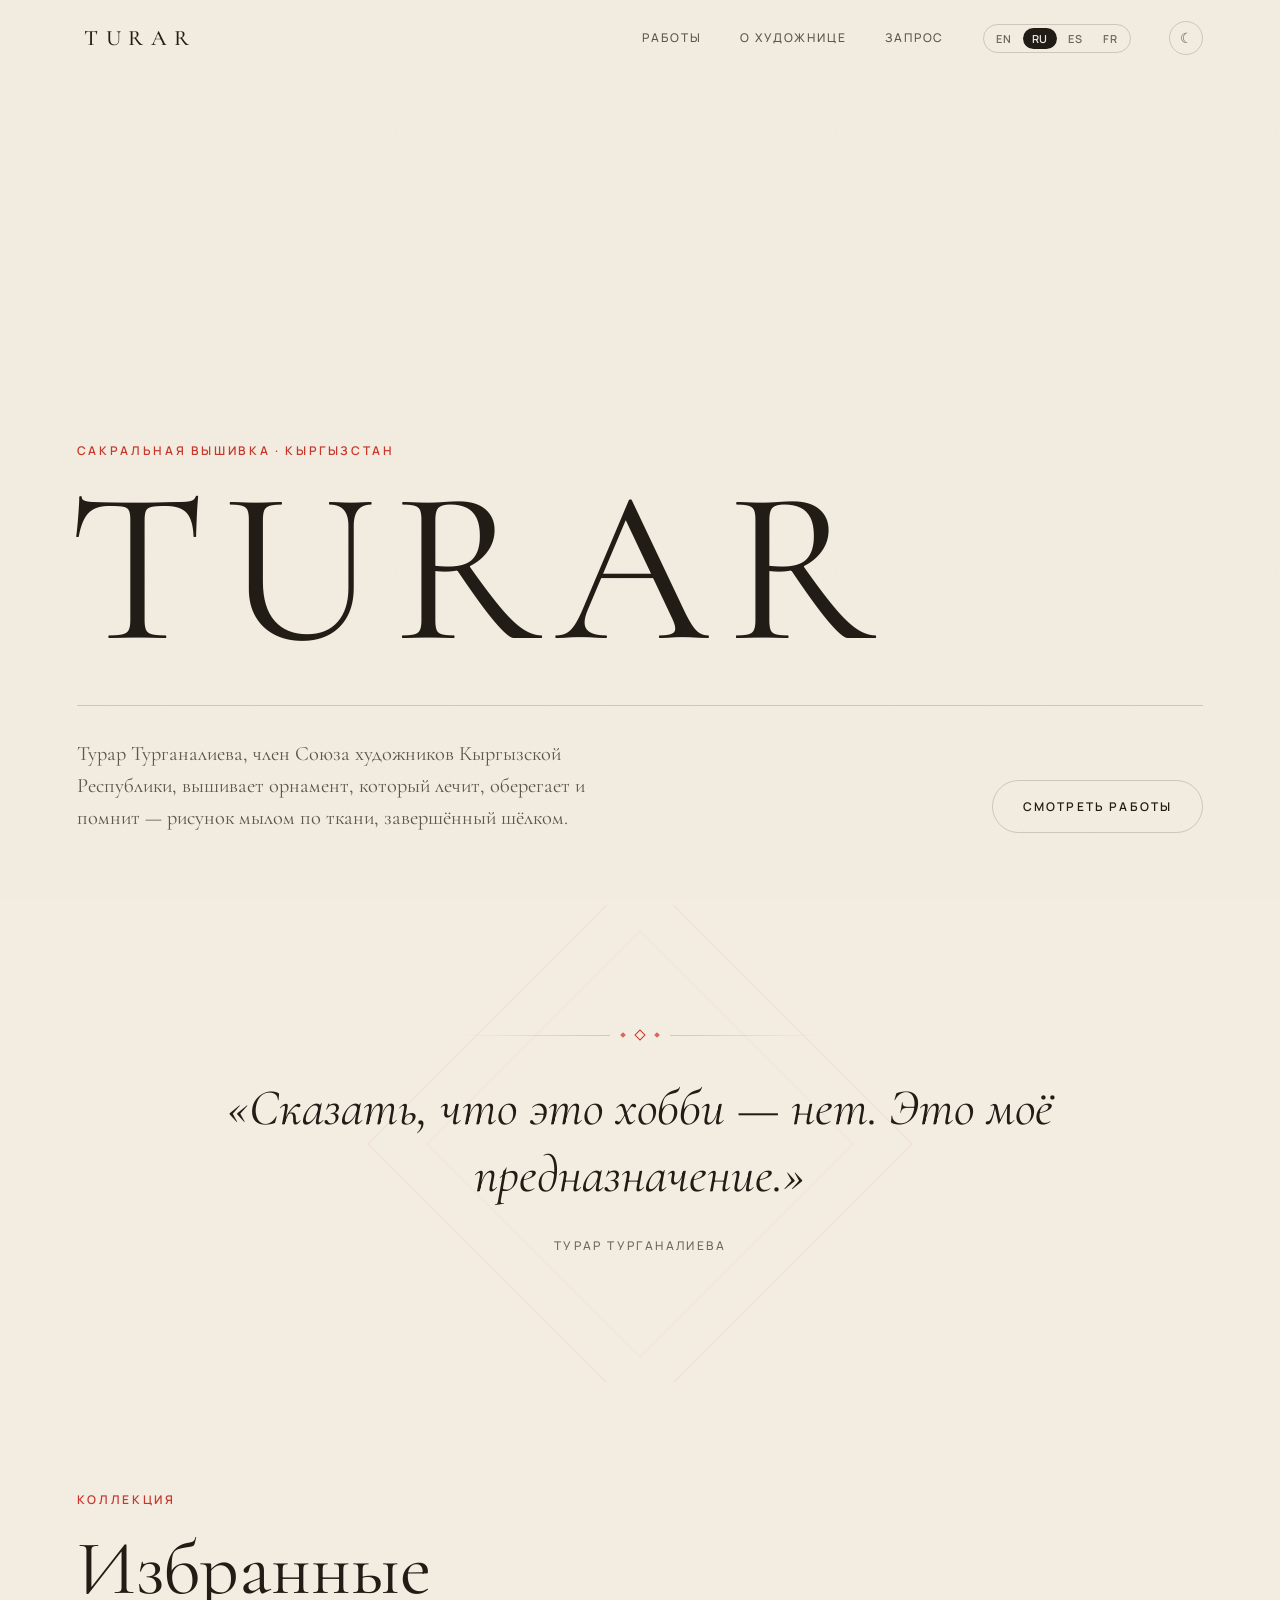
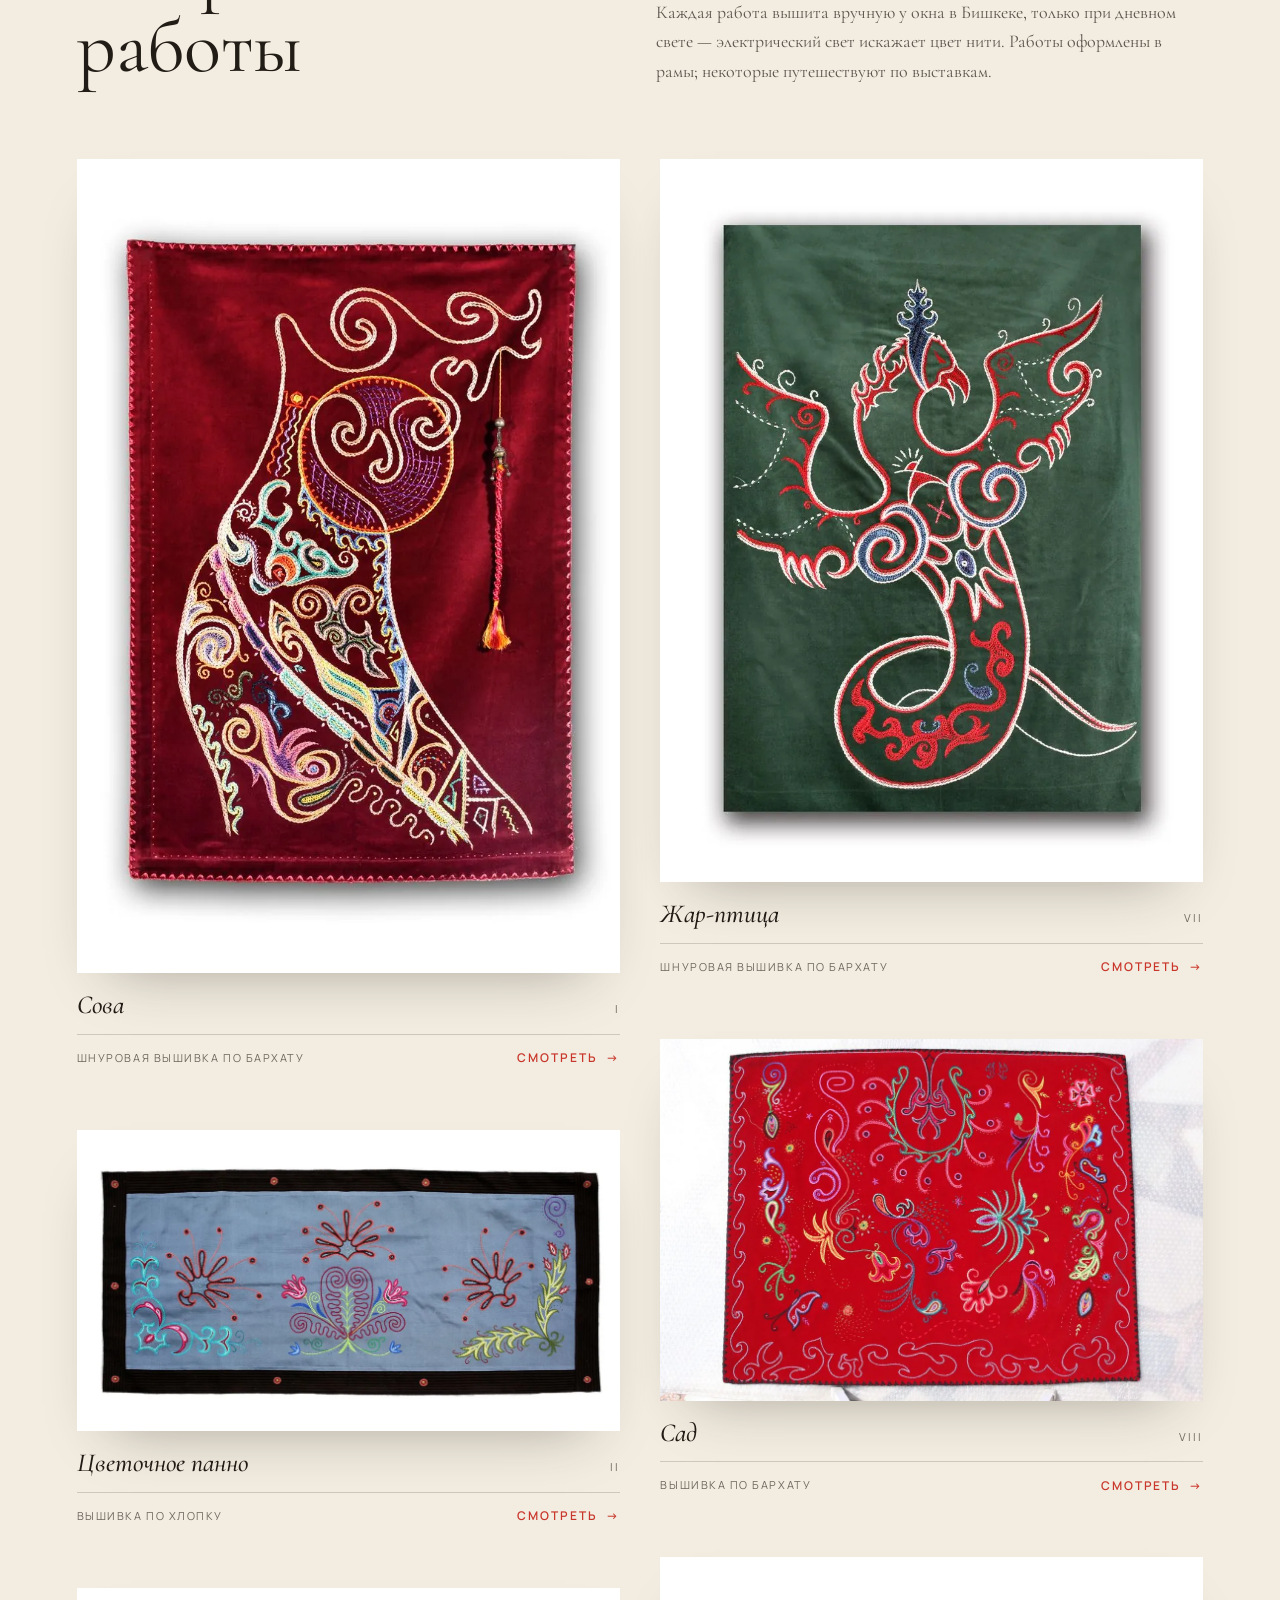
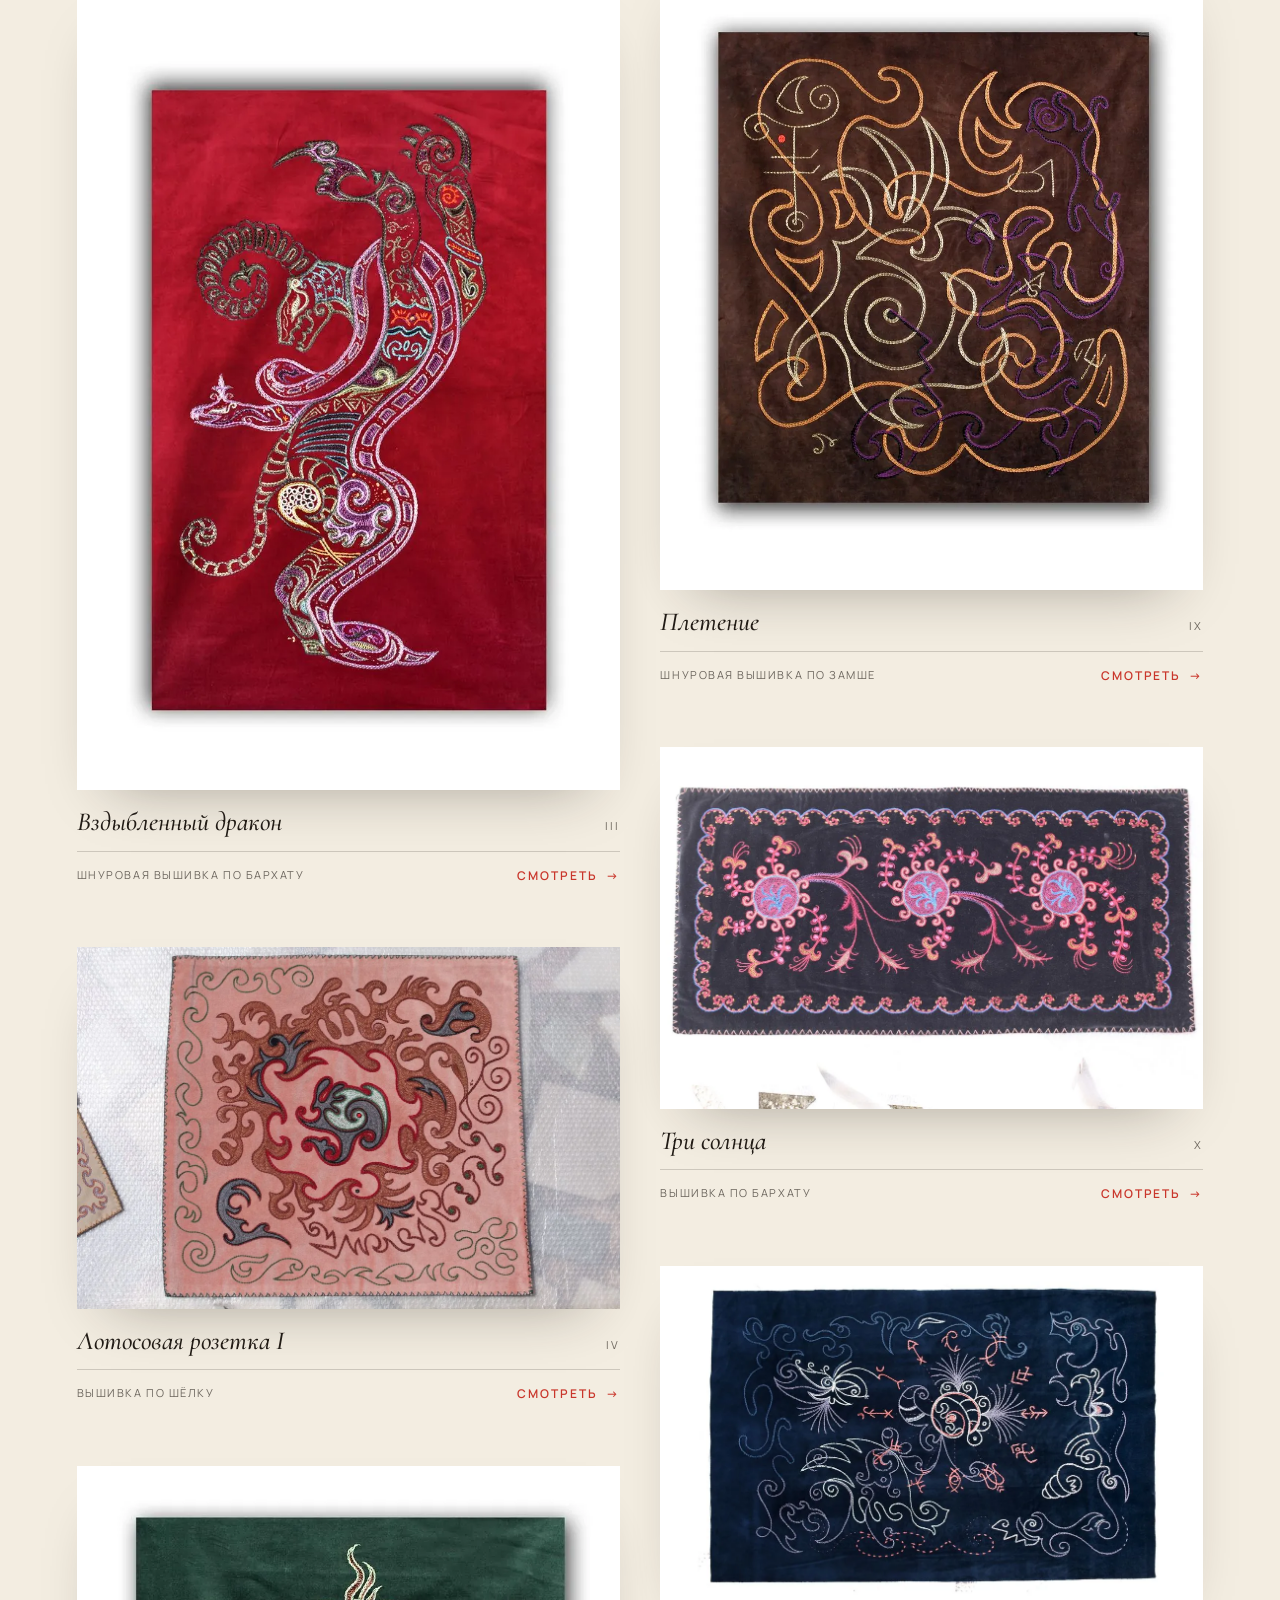
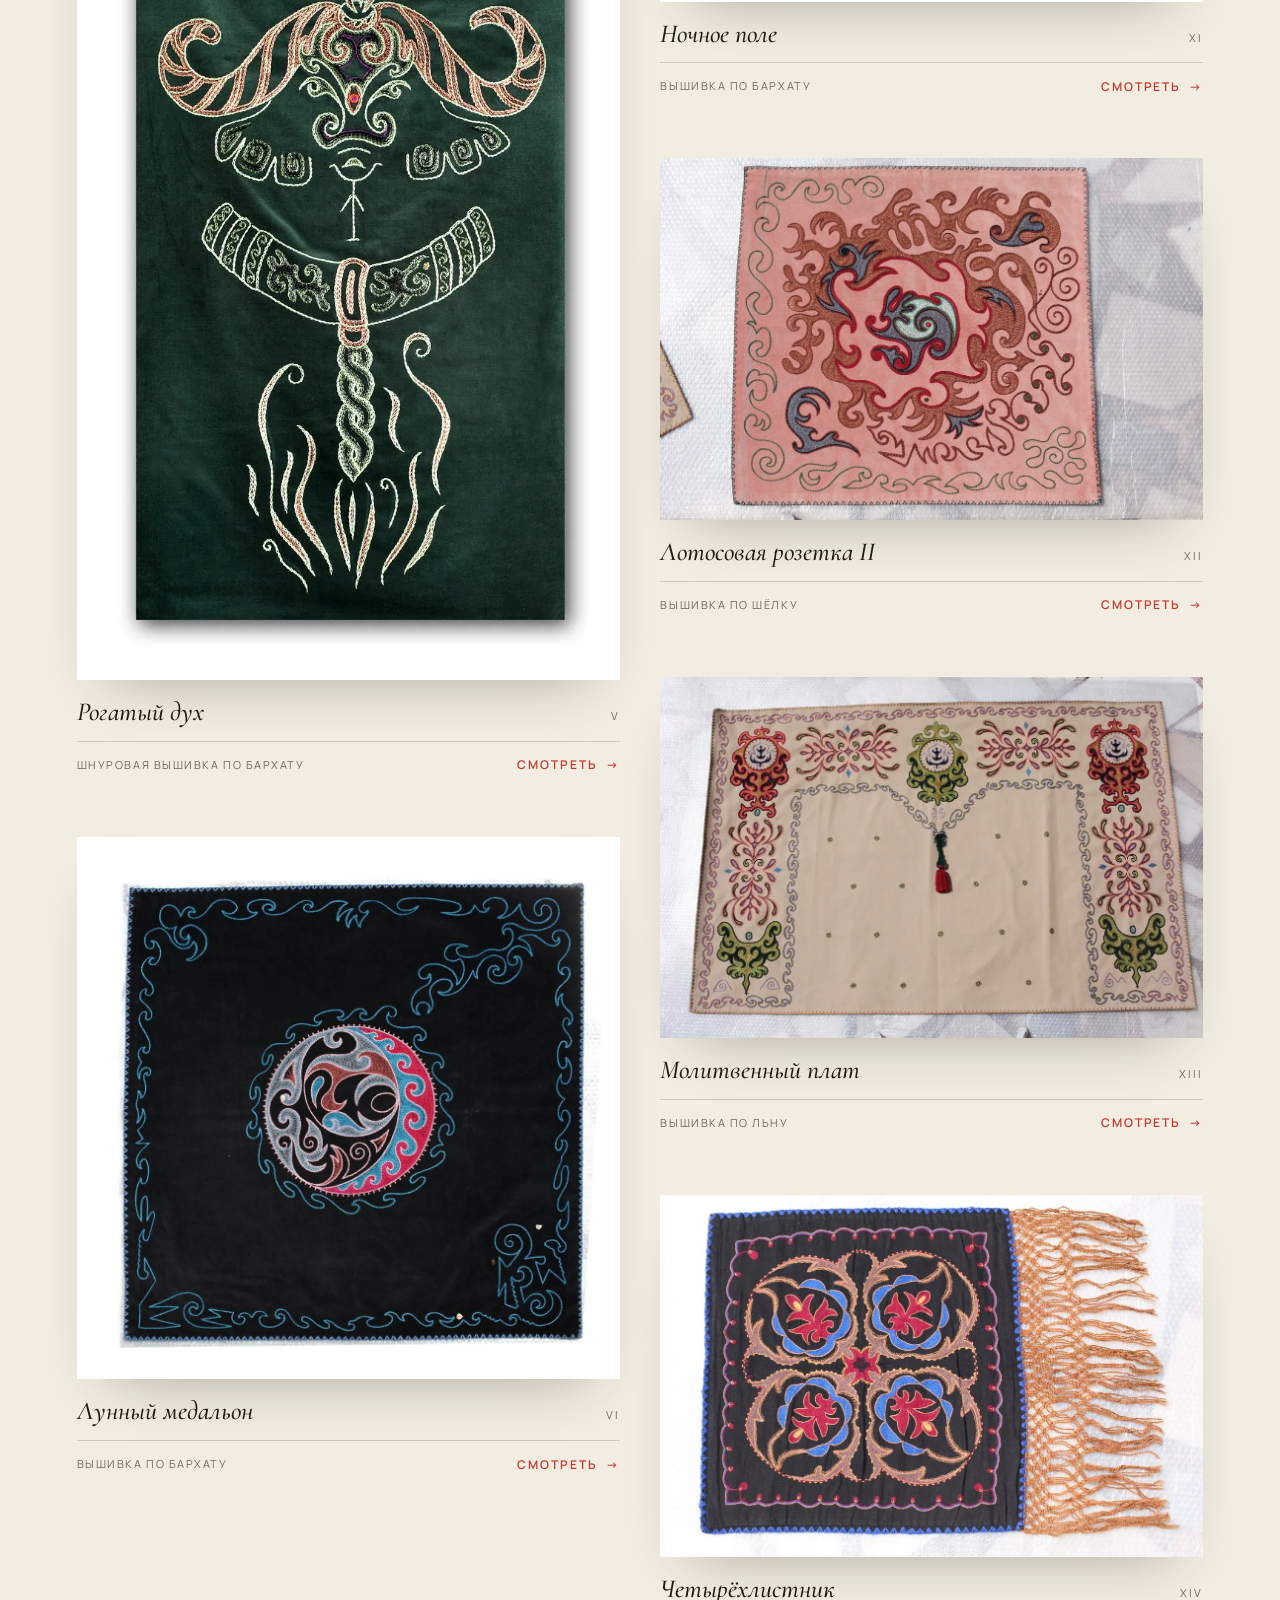
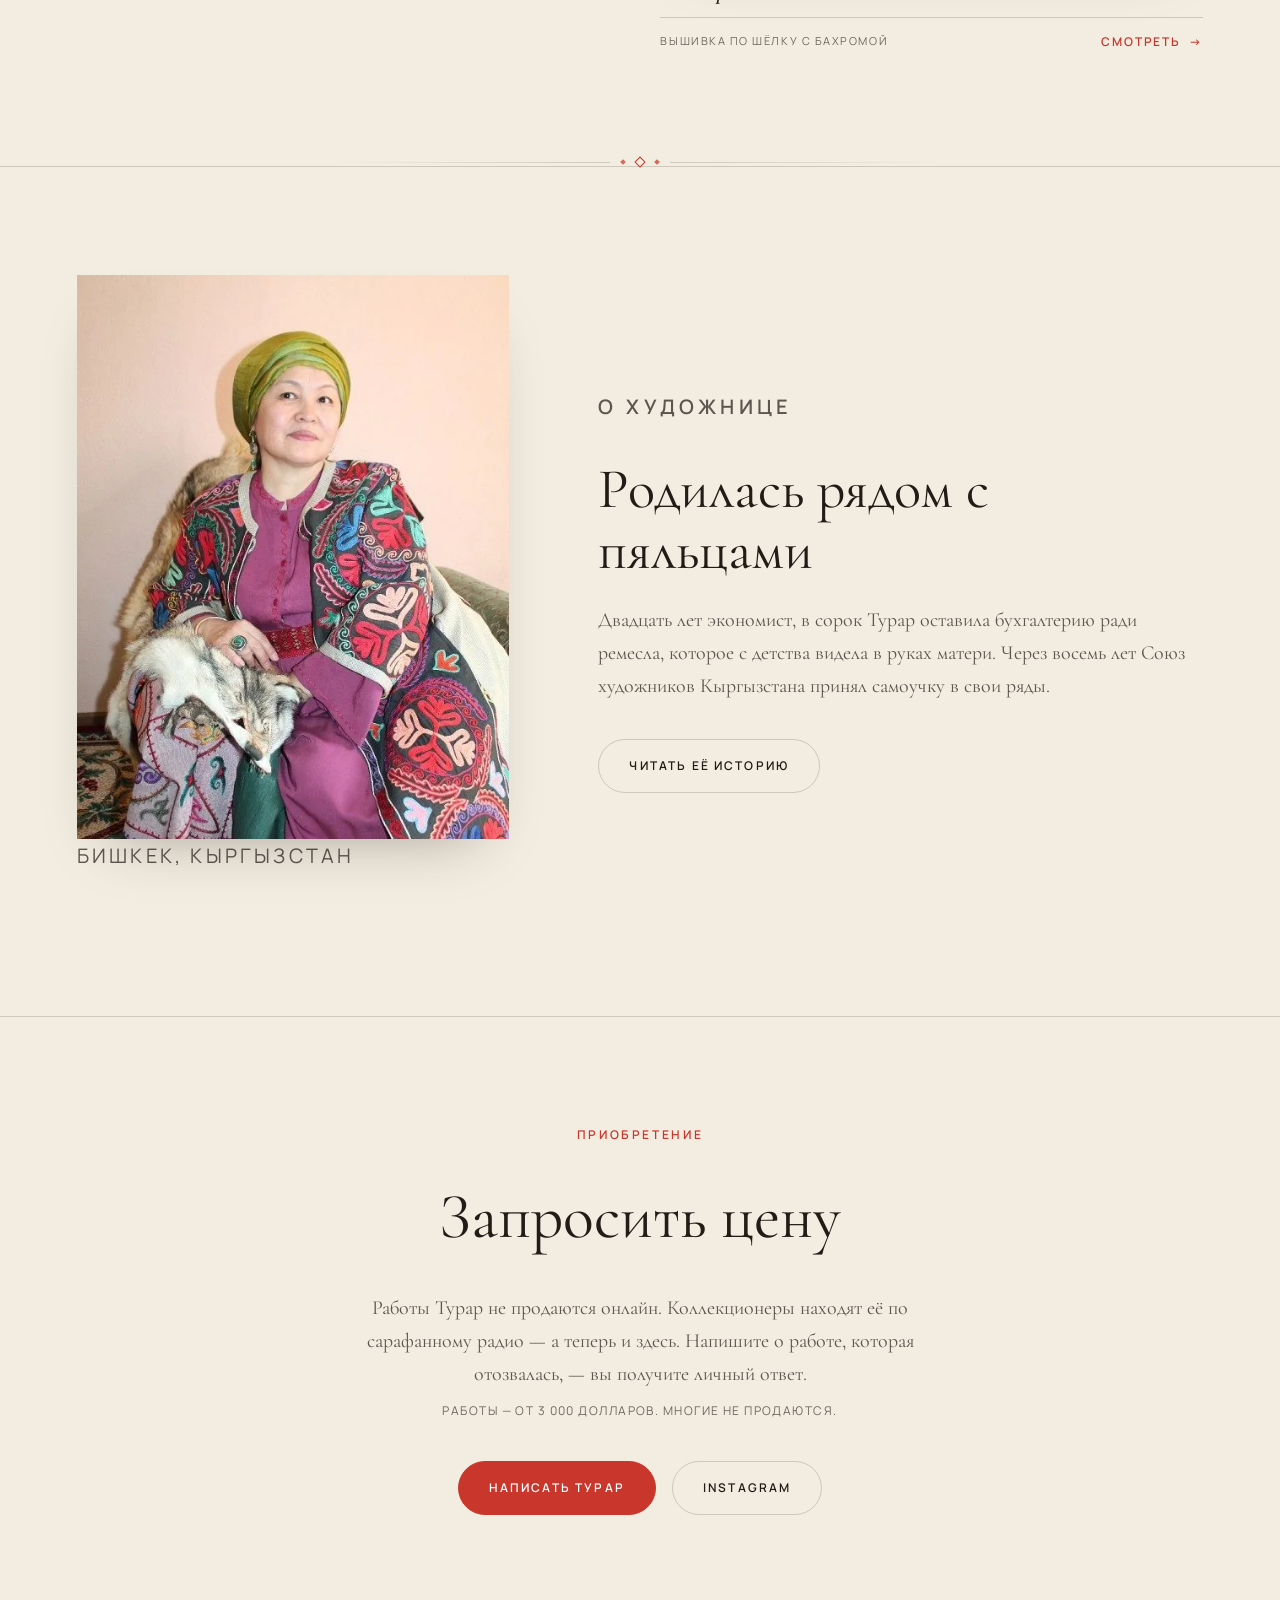
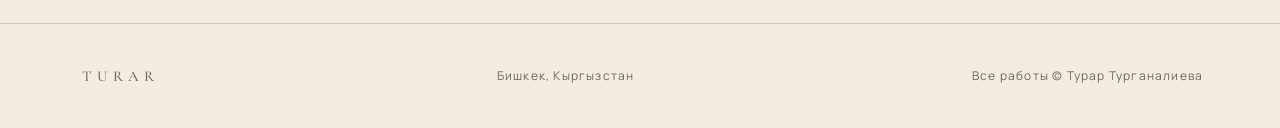
<file: ru/index.html>
<!DOCTYPE html>

<html data-theme="ivory" lang="ru">
<head>
<meta charset="utf-8"/>
<meta content="width=device-width, initial-scale=1.0" name="viewport"/>
<title>Турар — Сакральная вышивка Кыргызстана</title>
<meta content="Сакральная вышивка Турар Турганалиевой — орнамент, который лечит, оберегает и помнит, нарисованный мылом по ткани и завершённый шёлком. Галерея ручной вышивки из Бишкека, Кыргызстан." name="description"/>
<link href="/favicon.svg" rel="icon" type="image/svg+xml"/>
<link href="https://turar.art/ru/" rel="canonical"/><link href="https://turar.art/" hreflang="en" rel="alternate"/><link href="https://turar.art/ru/" hreflang="ru" rel="alternate"/><link href="https://turar.art/es/" hreflang="es" rel="alternate"/><link href="https://turar.art/fr/" hreflang="fr" rel="alternate"/><link href="https://turar.art/" hreflang="x-default" rel="alternate"/>
<meta content="website" property="og:type"/>
<meta content="Turar — Sacred Embroidery" property="og:site_name"/>
<meta content="https://turar.art/ru/" property="og:url"/>
<meta content="Турар — Сакральная вышивка Кыргызстана" property="og:title"/>
<meta content="Сакральная вышивка Турар Турганалиевой — орнамент, который лечит, оберегает и помнит, нарисованный мылом по ткани и завершённый шёлком. Галерея ручной вышивки из Бишкека, Кыргызстан." property="og:description"/>
<meta content="https://turar.art/photos/web/large/untitled-1.jpg" property="og:image"/>
<meta content="Embroidered owl on crimson velvet by Turar Turganalieva" property="og:image:alt"/>
<meta content="ru_RU" property="og:locale"/><meta content="en_US" property="og:locale:alternate"/><meta content="es_ES" property="og:locale:alternate"/><meta content="fr_FR" property="og:locale:alternate"/>



<meta content="summary_large_image" name="twitter:card"/>
<meta content="Турар — Сакральная вышивка Кыргызстана" name="twitter:title"/>
<meta content="Сакральная вышивка Турар Турганалиевой — орнамент, который лечит, оберегает и помнит, нарисованный мылом по ткани и завершённый шёлком. Галерея ручной вышивки из Бишкека, Кыргызстан." name="twitter:description"/>
<meta content="https://turar.art/photos/web/large/untitled-1.jpg" name="twitter:image"/>
<link href="https://fonts.googleapis.com" rel="preconnect"/>
<link crossorigin="" href="https://fonts.gstatic.com" rel="preconnect"/>
<link href="https://fonts.googleapis.com/css2?family=Cormorant+Garamond:ital,wght@0,300;0,400;0,500;0,600;1,400;1,500&amp;family=Manrope:wght@400;500;600&amp;display=swap" rel="stylesheet"/>
<script>try{var t=localStorage.getItem('turar-theme');if(!t&&window.matchMedia&&matchMedia('(prefers-color-scheme: dark)').matches)t='night';if(t)document.documentElement.dataset.theme=t;}catch(e){}</script>
<link href="/styles.css" rel="stylesheet"/>
<script type="application/ld+json">
  {
    "@context": "https://schema.org",
    "@graph": [
      {
        "@type": "WebSite",
        "@id": "https://turar.art/#website",
        "name": "Turar — Sacred Embroidery of Kyrgyzstan",
        "url": "https://turar.art/",
        "inLanguage": ["en", "ru", "es", "fr"]
      },
      {
        "@type": "Person",
        "@id": "https://turar.art/#turar",
        "name": "Turar Turganalieva",
        "jobTitle": "Textile artist",
        "knowsAbout": "Sacred embroidery",
        "memberOf": { "@type": "Organization", "name": "Union of Artists of the Kyrgyz Republic" },
        "address": { "@type": "PostalAddress", "addressLocality": "Bishkek", "addressCountry": "KG" },
        "url": "https://turar.art/",
        "image": "https://turar.art/photos/web/large/about-me.jpg"
      }
    ]
  }
  </script>
</head>
<body>
<header class="site-header" id="header">
<a class="wordmark" href="/ru/">TURAR</a>
<div class="header-right">
<nav aria-label="Main navigation" class="main-nav" id="main-nav">
<a data-i18n="nav_works" href="/ru/#works">Работы</a>
<a data-i18n="nav_artist" href="/ru/about.html">О художнице</a>
<a data-i18n="nav_inquire" href="/ru/#inquire">Запрос</a>
</nav>
<div aria-label="Language" class="lang-switch" role="group"><a data-lang="en" href="/">EN</a><a class="active" data-lang="ru" href="/ru/">RU</a><a data-lang="es" href="/es/">ES</a><a data-lang="fr" href="/fr/">FR</a></div>
<button aria-label="Toggle light or dark theme" class="theme-toggle" id="theme-toggle" type="button">☾</button>
<button aria-controls="main-nav" aria-expanded="false" aria-label="Toggle menu" class="nav-toggle" id="nav-toggle" type="button">
<span></span><span></span><span></span>
</button>
</div>
</header>
<main>
<!-- ─── Hero ─────────────────────────────────────────────────────── -->
<section class="hero">
<p class="kicker reveal" data-i18n="hero_kicker">Сакральная вышивка · Кыргызстан</p>
<h1 class="hero-title reveal">TURAR</h1>
<div class="hero-foot reveal">
<p class="hero-sub" data-i18n="hero_sub">Турар Турганалиева, член Союза художников Кыргызской Республики, вышивает орнамент, который лечит, оберегает и помнит — рисунок мылом по ткани, завершённый шёлком.</p>
<a class="btn hero-cta" data-i18n="hero_cta" href="/ru/#works">Смотреть работы</a>
</div>
</section>
<!-- ─── Quote band ───────────────────────────────────────────────── -->
<section class="quote-band">
<div class="orn-rule reveal" style="max-width: 360px; margin: 0 auto;"><span class="diamond d-sm"></span><span class="diamond"></span><span class="diamond d-sm"></span></div>
<blockquote class="reveal" data-i18n="quote1">«Сказать, что это хобби — нет. Это моё предназначение.»</blockquote>
<cite class="reveal" data-i18n="quote_attr">Турар Турганалиева</cite>
</section>
<!-- ─── Works ────────────────────────────────────────────────────── -->
<section class="section" id="works">
<div class="works-head reveal">
<div>
<p class="kicker" data-i18n="works_kicker">Коллекция</p>
<h2 data-i18n="works_title">Избранные работы</h2>
</div>
<p class="works-note" data-i18n="works_note">Каждая работа вышита вручную у окна в Бишкеке, только при дневном свете — электрический свет искажает цвет нити. Работы оформлены в рамы; некоторые путешествуют по выставкам.</p>
</div>
<div class="gallery" id="gallery">
<article class="work reveal">
<a aria-label="Сова" class="shot" data-i18n-aria="g1_title" href="/photos/web/large/untitled-1.jpg">
<picture>
<source srcset="/photos/web/untitled-1.webp" type="image/webp"/>
<img alt="Embroidered owl on crimson velvet" decoding="async" loading="lazy" src="/photos/web/untitled-1.jpg" style="aspect-ratio:733/1100"/>
</picture>
</a>
<div class="work-caption"><h3 class="work-title" data-i18n="g1_title">Сова</h3><span class="work-no">I</span></div>
<div class="work-meta"><div class="work-row"><span class="work-medium" data-i18n="med_velvet_cord">Шнуровая вышивка по бархату</span><button class="view-link" data-i18n="works_view" data-view="" type="button">Смотреть</button></div></div>
</article>
<article class="work reveal">
<a aria-label="Цветочное панно" class="shot" data-i18n-aria="g2_title" href="/photos/web/large/untitled-11.jpg">
<picture>
<source srcset="/photos/web/untitled-11.webp" type="image/webp"/>
<img alt="Floral embroidered panel with red, teal and yellow blossoms on a slate-blue ground" decoding="async" loading="lazy" src="/photos/web/untitled-11.jpg" style="aspect-ratio:1100/611"/>
</picture>
</a>
<div class="work-caption"><h3 class="work-title" data-i18n="g2_title">Цветочное панно</h3><span class="work-no">II</span></div>
<div class="work-meta"><div class="work-row"><span class="work-medium" data-i18n="med_cotton">Вышивка по хлопку</span><button class="view-link" data-i18n="works_view" data-view="" type="button">Смотреть</button></div></div>
</article>
<article class="work reveal">
<a aria-label="Вздыбленный дракон" class="shot" data-i18n-aria="g3_title" href="/photos/web/large/untitled-3.jpg">
<picture>
<source srcset="/photos/web/untitled-3.webp" type="image/webp"/>
<img alt="Mythological rearing dragon embroidered in many colours on red velvet" decoding="async" loading="lazy" src="/photos/web/untitled-3.jpg" style="aspect-ratio:744/1100"/>
</picture>
</a>
<div class="work-caption"><h3 class="work-title" data-i18n="g3_title">Вздыбленный дракон</h3><span class="work-no">III</span></div>
<div class="work-meta"><div class="work-row"><span class="work-medium" data-i18n="med_velvet_cord">Шнуровая вышивка по бархату</span><button class="view-link" data-i18n="works_view" data-view="" type="button">Смотреть</button></div></div>
</article>
<article class="work reveal">
<a aria-label="Лотосовая розетка I" class="shot" data-i18n-aria="g4_title" href="/photos/web/large/img_9846.jpg">
<picture>
<source srcset="/photos/web/img_9846.webp" type="image/webp"/>
<img alt="Salmon-pink silk panel with brown scrollwork framing a central creature" decoding="async" loading="lazy" src="/photos/web/img_9846.jpg" style="aspect-ratio:1100/733"/>
</picture>
</a>
<div class="work-caption"><h3 class="work-title" data-i18n="g4_title">Лотосовая розетка I</h3><span class="work-no">IV</span></div>
<div class="work-meta"><div class="work-row"><span class="work-medium" data-i18n="med_silk">Вышивка по шёлку</span><button class="view-link" data-i18n="works_view" data-view="" type="button">Смотреть</button></div></div>
</article>
<article class="work reveal">
<a aria-label="Рогатый дух" class="shot" data-i18n-aria="g5_title" href="/photos/web/large/untitled-4.jpg">
<picture>
<source srcset="/photos/web/untitled-4.webp" type="image/webp"/>
<img alt="Stylised horned spirit figure embroidered on dark green velvet" decoding="async" loading="lazy" src="/photos/web/untitled-4.jpg" style="aspect-ratio:733/1100"/>
</picture>
</a>
<div class="work-caption"><h3 class="work-title" data-i18n="g5_title">Рогатый дух</h3><span class="work-no">V</span></div>
<div class="work-meta"><div class="work-row"><span class="work-medium" data-i18n="med_velvet_cord">Шнуровая вышивка по бархату</span><button class="view-link" data-i18n="works_view" data-view="" type="button">Смотреть</button></div></div>
</article>
<article class="work reveal">
<a aria-label="Лунный медальон" class="shot" data-i18n-aria="g6_title" href="/photos/web/large/untitled-13.jpg">
<picture>
<source srcset="/photos/web/untitled-13.webp" type="image/webp"/>
<img alt="Circular medallion in red, blue and silver on black velvet with a scrolled border" decoding="async" loading="lazy" src="/photos/web/untitled-13.jpg" style="aspect-ratio:1/1"/>
</picture>
</a>
<div class="work-caption"><h3 class="work-title" data-i18n="g6_title">Лунный медальон</h3><span class="work-no">VI</span></div>
<div class="work-meta"><div class="work-row"><span class="work-medium" data-i18n="med_velvet">Вышивка по бархату</span><button class="view-link" data-i18n="works_view" data-view="" type="button">Смотреть</button></div></div>
</article>
<article class="work reveal">
<a aria-label="Жар-птица" class="shot" data-i18n-aria="g7_title" href="/photos/web/large/untitled-5.jpg">
<picture>
<source srcset="/photos/web/untitled-5.webp" type="image/webp"/>
<img alt="Red and blue firebird embroidered on dark green velvet" decoding="async" loading="lazy" src="/photos/web/untitled-5.jpg" style="aspect-ratio:825/1100"/>
</picture>
</a>
<div class="work-caption"><h3 class="work-title" data-i18n="g7_title">Жар-птица</h3><span class="work-no">VII</span></div>
<div class="work-meta"><div class="work-row"><span class="work-medium" data-i18n="med_velvet_cord">Шнуровая вышивка по бархату</span><button class="view-link" data-i18n="works_view" data-view="" type="button">Смотреть</button></div></div>
</article>
<article class="work reveal">
<a aria-label="Сад" class="shot" data-i18n-aria="g8_title" href="/photos/web/large/img_9849.jpg">
<picture>
<source srcset="/photos/web/img_9849.webp" type="image/webp"/>
<img alt="Densely embroidered floral composition in many colours on red velvet" decoding="async" loading="lazy" src="/photos/web/img_9849.jpg" style="aspect-ratio:1100/733"/>
</picture>
</a>
<div class="work-caption"><h3 class="work-title" data-i18n="g8_title">Сад</h3><span class="work-no">VIII</span></div>
<div class="work-meta"><div class="work-row"><span class="work-medium" data-i18n="med_velvet">Вышивка по бархату</span><button class="view-link" data-i18n="works_view" data-view="" type="button">Смотреть</button></div></div>
</article>
<article class="work reveal">
<a aria-label="Плетение" class="shot" data-i18n-aria="g9_title" href="/photos/web/large/untitled-2.jpg">
<picture>
<source srcset="/photos/web/untitled-2.webp" type="image/webp"/>
<img alt="Abstract interlacing cord embroidery in gold, silver and purple on brown suede" decoding="async" loading="lazy" src="/photos/web/untitled-2.jpg" style="aspect-ratio:943/1100"/>
</picture>
</a>
<div class="work-caption"><h3 class="work-title" data-i18n="g9_title">Плетение</h3><span class="work-no">IX</span></div>
<div class="work-meta"><div class="work-row"><span class="work-medium" data-i18n="med_suede_cord">Шнуровая вышивка по замше</span><button class="view-link" data-i18n="works_view" data-view="" type="button">Смотреть</button></div></div>
</article>
<article class="work reveal">
<a aria-label="Три солнца" class="shot" data-i18n-aria="g10_title" href="/photos/web/large/img_9852.jpg">
<picture>
<source srcset="/photos/web/img_9852.webp" type="image/webp"/>
<img alt="Black velvet runner with three pink and gold medallions and scrolling vines" decoding="async" loading="lazy" src="/photos/web/img_9852.jpg" style="aspect-ratio:1100/733"/>
</picture>
</a>
<div class="work-caption"><h3 class="work-title" data-i18n="g10_title">Три солнца</h3><span class="work-no">X</span></div>
<div class="work-meta"><div class="work-row"><span class="work-medium" data-i18n="med_velvet">Вышивка по бархату</span><button class="view-link" data-i18n="works_view" data-view="" type="button">Смотреть</button></div></div>
</article>
<article class="work reveal">
<a aria-label="Ночное поле" class="shot" data-i18n-aria="g11_title" href="/photos/web/large/untitled-12.jpg">
<picture>
<source srcset="/photos/web/untitled-12.webp" type="image/webp"/>
<img alt="Abstract embroidery in silver and coral on deep navy velvet" decoding="async" loading="lazy" src="/photos/web/untitled-12.jpg" style="aspect-ratio:1100/681"/>
</picture>
</a>
<div class="work-caption"><h3 class="work-title" data-i18n="g11_title">Ночное поле</h3><span class="work-no">XI</span></div>
<div class="work-meta"><div class="work-row"><span class="work-medium" data-i18n="med_velvet">Вышивка по бархату</span><button class="view-link" data-i18n="works_view" data-view="" type="button">Смотреть</button></div></div>
</article>
<article class="work reveal">
<a aria-label="Лотосовая розетка II" class="shot" data-i18n-aria="g12_title" href="/photos/web/large/img_9845.jpg">
<picture>
<source srcset="/photos/web/img_9845.webp" type="image/webp"/>
<img alt="Salmon-pink silk panel with a central blue-grey creature and brown scrollwork" decoding="async" loading="lazy" src="/photos/web/img_9845.jpg" style="aspect-ratio:1100/733"/>
</picture>
</a>
<div class="work-caption"><h3 class="work-title" data-i18n="g12_title">Лотосовая розетка II</h3><span class="work-no">XII</span></div>
<div class="work-meta"><div class="work-row"><span class="work-medium" data-i18n="med_silk">Вышивка по шёлку</span><button class="view-link" data-i18n="works_view" data-view="" type="button">Смотреть</button></div></div>
</article>
<article class="work reveal">
<a aria-label="Молитвенный плат" class="shot" data-i18n-aria="g13_title" href="/photos/web/large/img_9853.jpg">
<picture>
<source srcset="/photos/web/img_9853.webp" type="image/webp"/>
<img alt="Cream linen cloth with symmetrical medallions and a central red tassel" decoding="async" loading="lazy" src="/photos/web/img_9853.jpg" style="aspect-ratio:1100/733"/>
</picture>
</a>
<div class="work-caption"><h3 class="work-title" data-i18n="g13_title">Молитвенный плат</h3><span class="work-no">XIII</span></div>
<div class="work-meta"><div class="work-row"><span class="work-medium" data-i18n="med_linen">Вышивка по льну</span><button class="view-link" data-i18n="works_view" data-view="" type="button">Смотреть</button></div></div>
</article>
<article class="work reveal">
<a aria-label="Четырёхлистник" class="shot" data-i18n-aria="g14_title" href="/photos/web/large/img_9848.jpg">
<picture>
<source srcset="/photos/web/img_9848.webp" type="image/webp"/>
<img alt="Black silk panel with a four-part floral medallion and golden fringe" decoding="async" loading="lazy" src="/photos/web/img_9848.jpg" style="aspect-ratio:1100/733"/>
</picture>
</a>
<div class="work-caption"><h3 class="work-title" data-i18n="g14_title">Четырёхлистник</h3><span class="work-no">XIV</span></div>
<div class="work-meta"><div class="work-row"><span class="work-medium" data-i18n="med_silk_fringe">Вышивка по шёлку с бахромой</span><button class="view-link" data-i18n="works_view" data-view="" type="button">Смотреть</button></div></div>
</article>
</div>
</section>
<!-- ─── Tumar seam (quiet nomadic thread) ────────────────────────── -->
<div class="section" style="padding-top:0; padding-bottom:0;">
<div class="orn-rule reveal" style="max-width: 620px; margin: 0 auto;"><span class="diamond d-sm"></span><span class="diamond"></span><span class="diamond d-sm"></span></div>
</div>
<!-- ─── Artist teaser ────────────────────────────────────────────── -->
<section class="section artist-teaser">
<div class="portrait-wrap reveal">
<picture>
<source srcset="/photos/web/large/about-me.webp" type="image/webp"/>
<img alt="Portrait of Turar Turganalieva in traditional Kyrgyz dress" decoding="async" loading="lazy" src="/photos/web/large/about-me.jpg"/>
</picture>
<p class="portrait-cap" data-i18n="ab_portrait_cap">Бишкек, Кыргызстан</p>
</div>
<div class="reveal">
<p class="kicker" data-i18n="artist_kicker">О художнице</p>
<h2 data-i18n="artist_title">Родилась рядом с пяльцами</h2>
<p data-i18n="artist_body">Двадцать лет экономист, в сорок Турар оставила бухгалтерию ради ремесла, которое с детства видела в руках матери. Через восемь лет Союз художников Кыргызстана принял самоучку в свои ряды.</p>
<a class="btn" data-i18n="artist_link" href="/ru/about.html">Читать её историю</a>
</div>
</section>
<!-- ─── Inquire ──────────────────────────────────────────────────── -->
<section class="section inquire" id="inquire">
<div class="inquire-inner reveal">
<p class="kicker" data-i18n="inq_kicker">Приобретение</p>
<h2 data-i18n="inq_title">Запросить цену</h2>
<p class="lede" data-i18n="inq_body">Работы Турар не продаются онлайн. Коллекционеры находят её по сарафанному радио — а теперь и здесь. Напишите о работе, которая отозвалась, — вы получите личный ответ.</p>
<p class="note" data-i18n="inq_note">Работы — от 3 000 долларов. Многие не продаются.</p>
<div class="inquire-links">
<a class="btn solid" data-i18n="inq_write" href="mailto:hello@turar.art">Написать Турар</a>
<a class="btn" href="https://instagram.com/" rel="noopener" target="_blank">Instagram</a>
</div>
</div>
</section>
</main>
<footer class="site-footer">
<span class="wordmark">TURAR</span>
<span data-i18n="foot_line">Бишкек, Кыргызстан</span>
<span data-i18n="foot_rights">Все работы © Турар Турганалиева</span>
</footer>
<!-- ─── Lightbox ─────────────────────────────────────────────────── -->
<div aria-label="Artwork viewer" aria-modal="true" class="lightbox" id="lightbox" role="dialog">
<button aria-label="Close (Esc)" class="lightbox__btn lightbox__btn--close" id="lb-close" type="button">✕</button>
<button aria-label="Previous artwork" class="lightbox__btn lightbox__btn--prev" id="lb-prev" type="button">←</button>
<figure class="lightbox__figure">
<img alt="" class="lightbox__img" id="lb-img" src="data:image/svg+xml,%3Csvg xmlns='http://www.w3.org/2000/svg'/%3E"/>
<figcaption class="lightbox__caption" id="lb-cap"></figcaption>
</figure>
<button aria-label="Next artwork" class="lightbox__btn lightbox__btn--next" id="lb-next" type="button">→</button>
</div>
<script src="/app.js"></script>
</body>
</html>
</file>
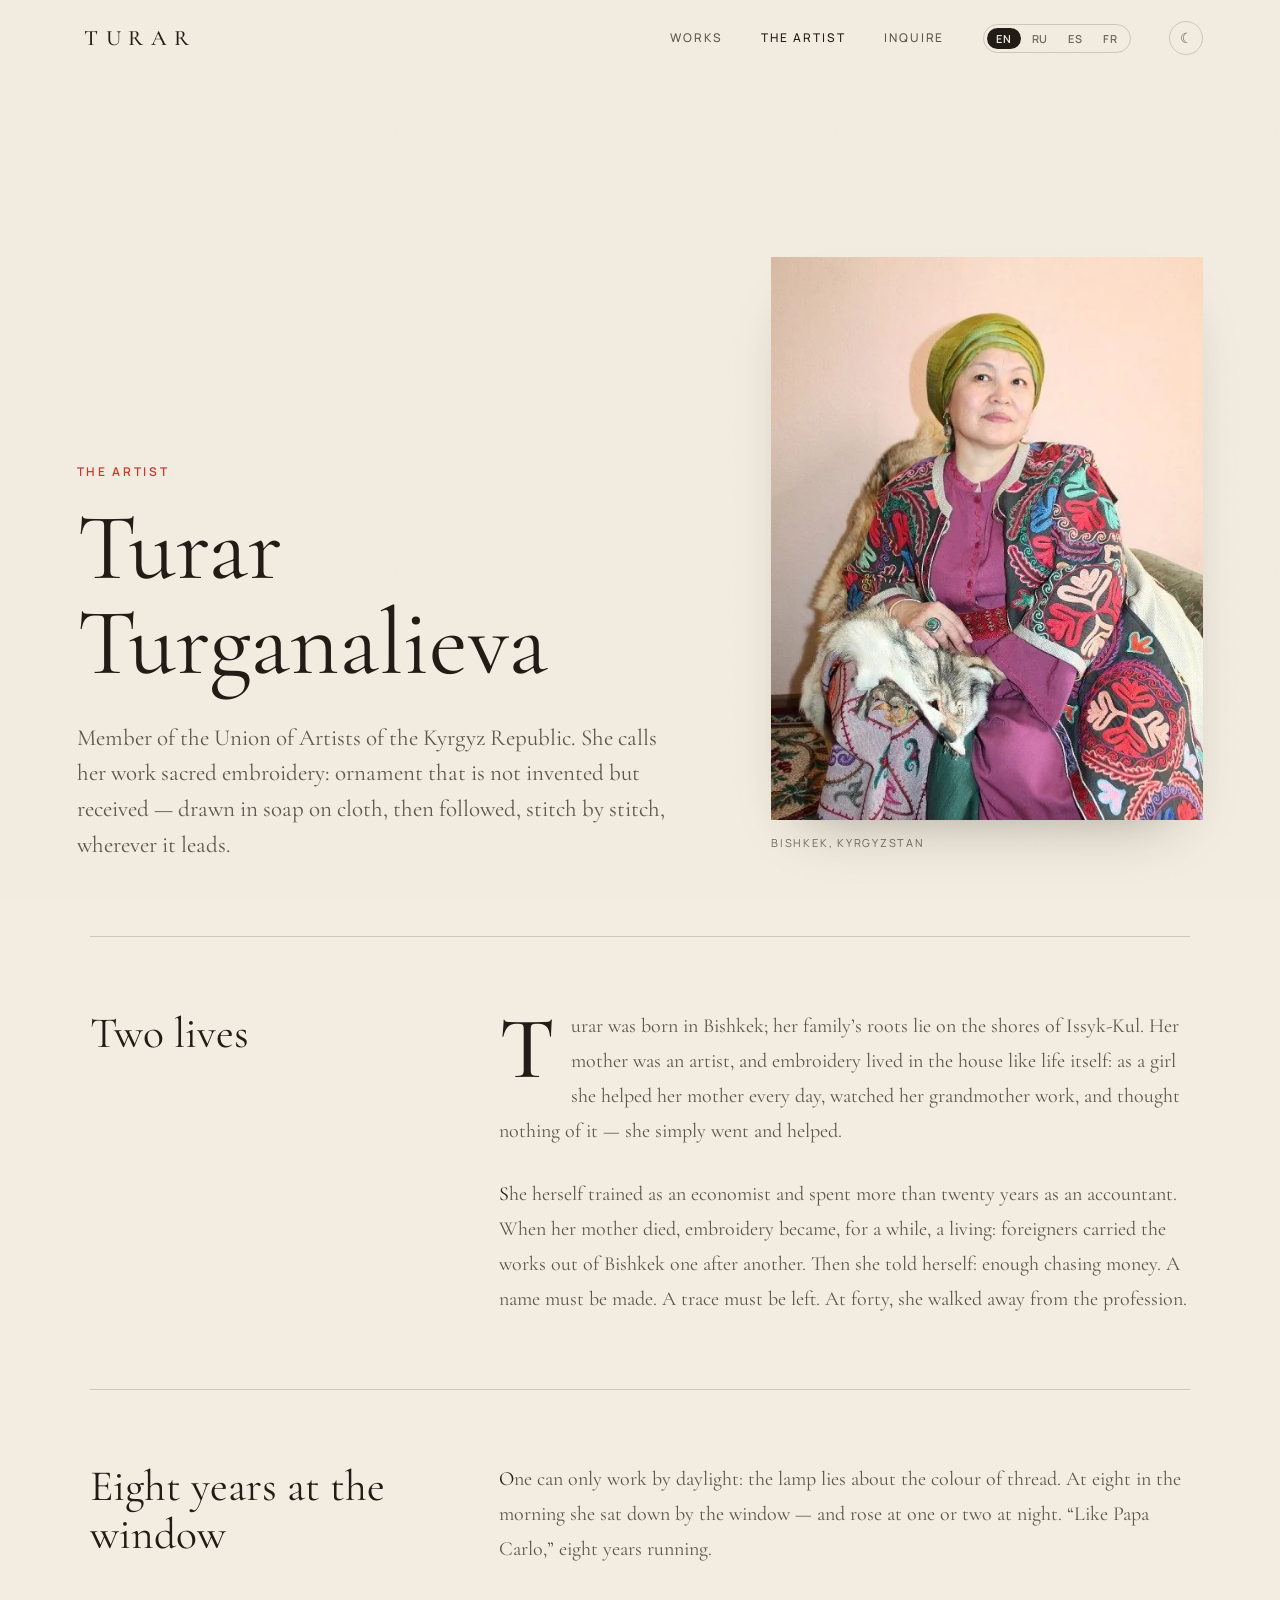
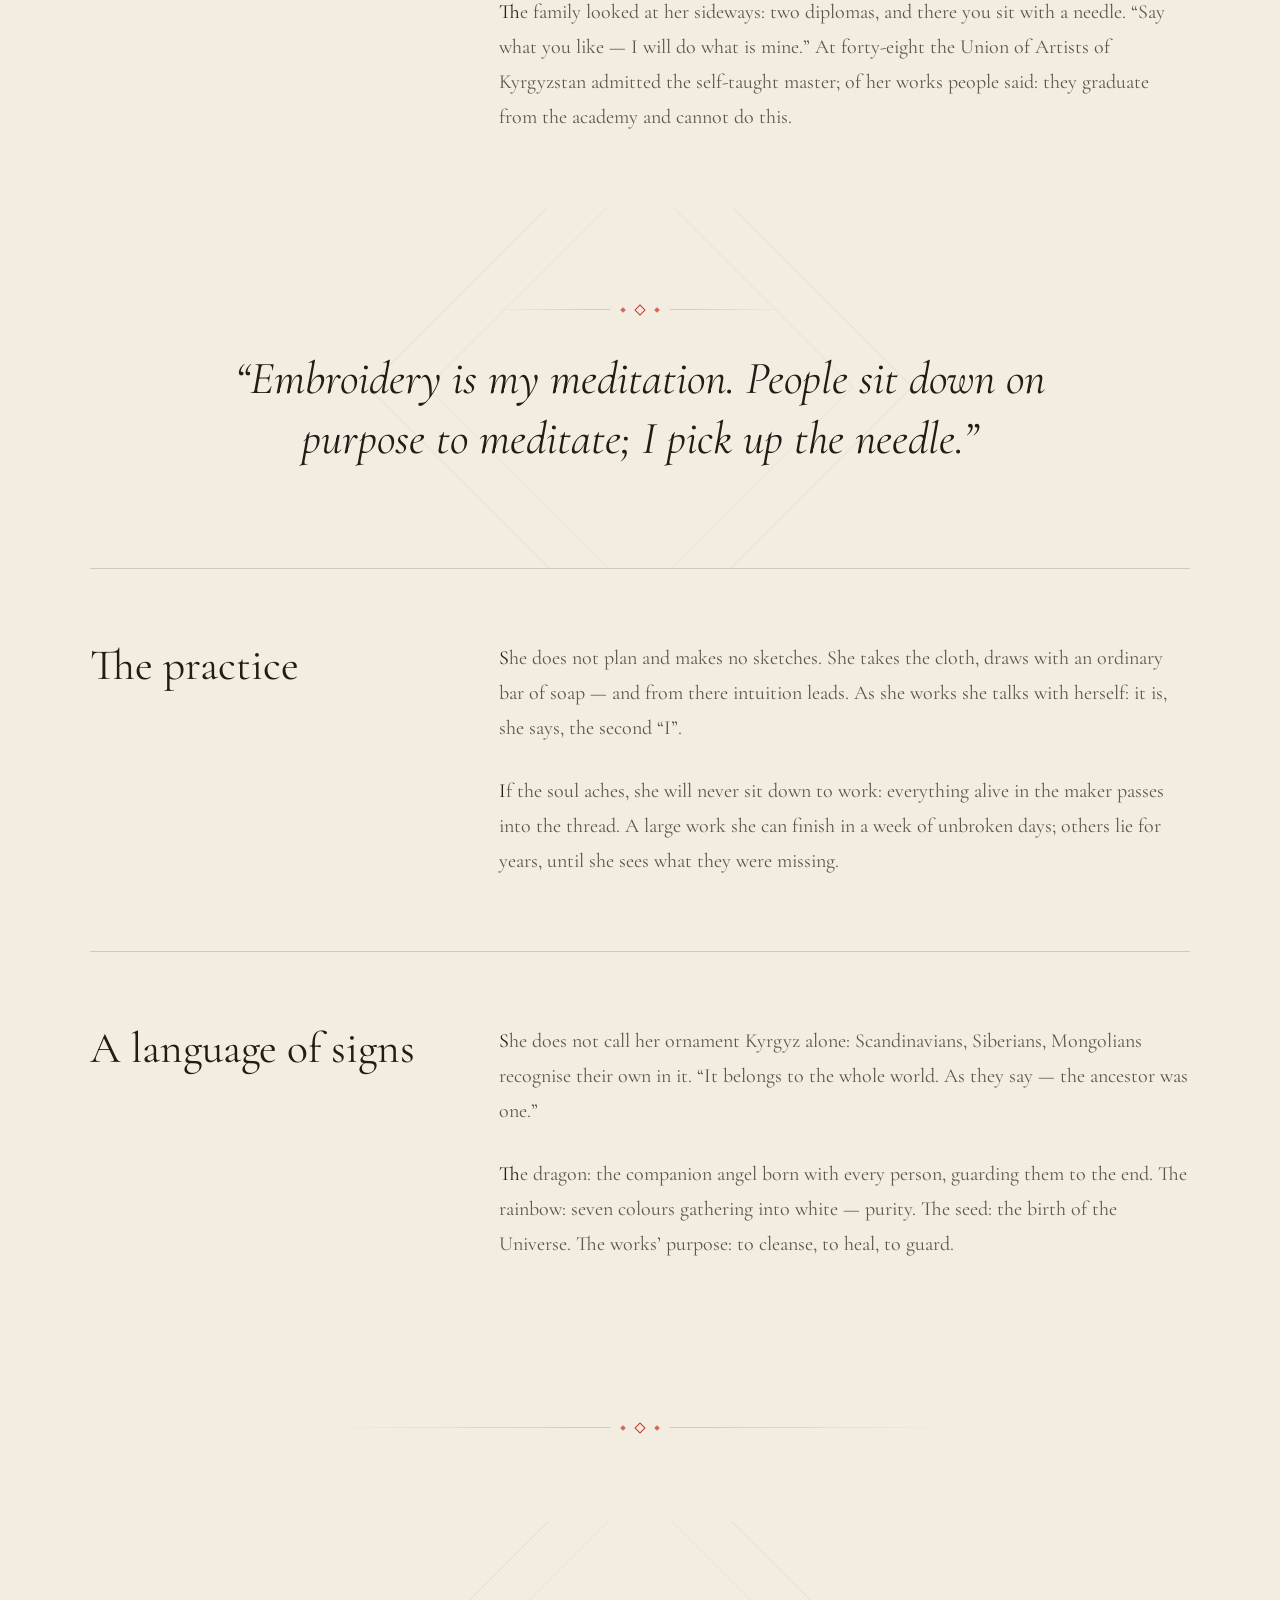
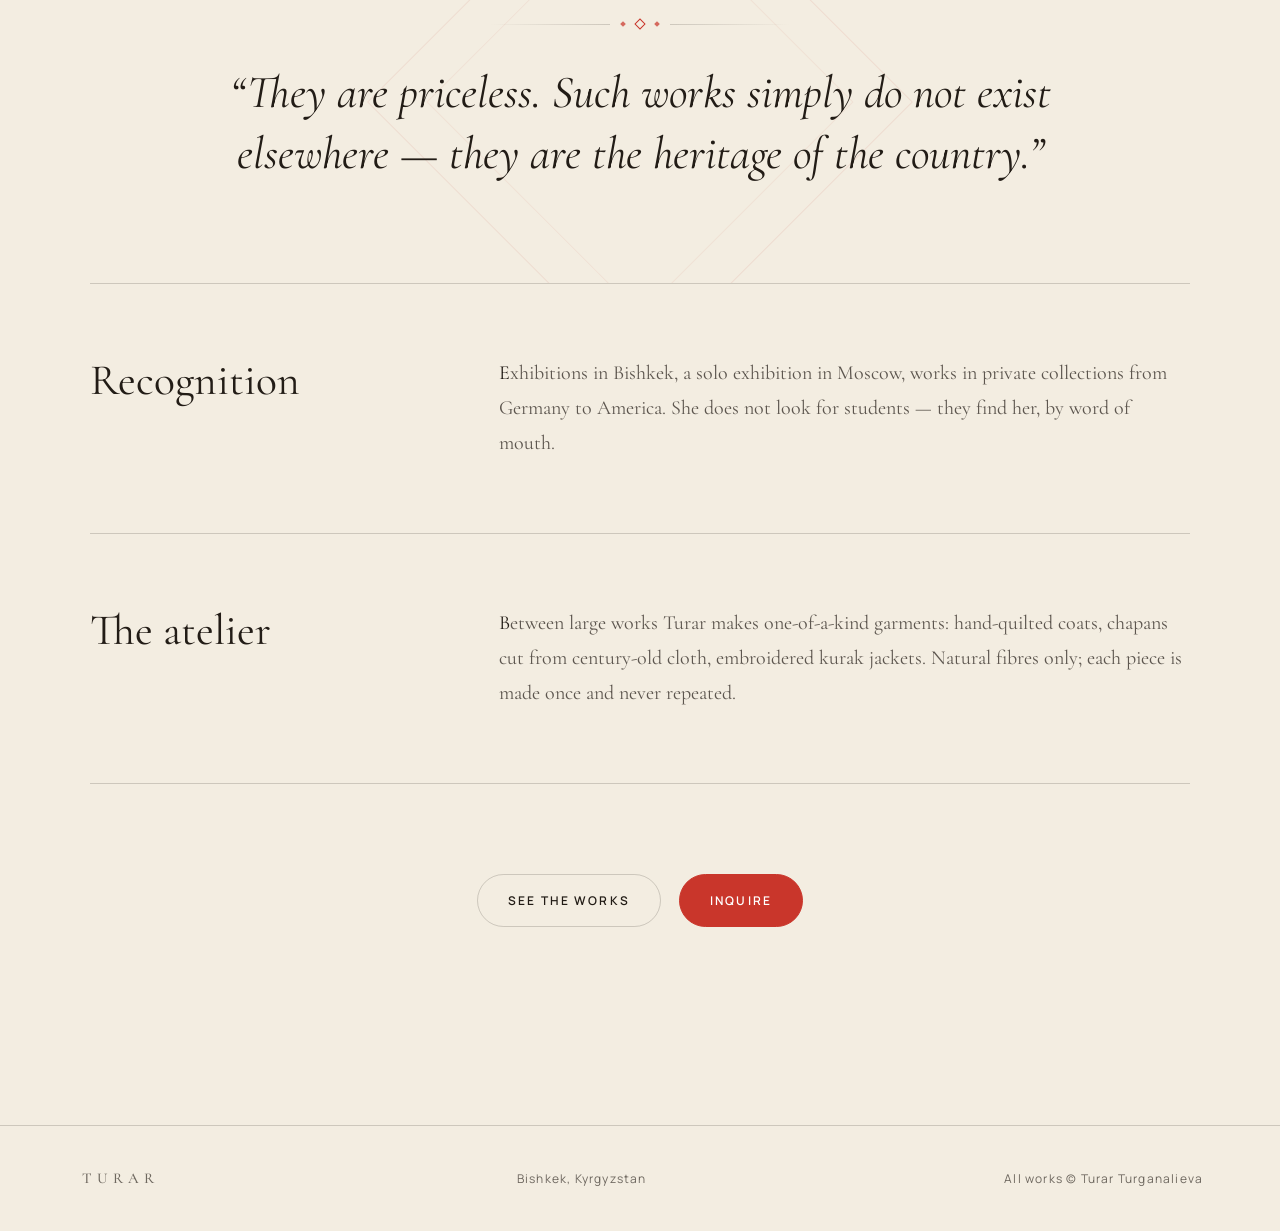
<file: about.html>
<!DOCTYPE html>

<html data-theme="ivory" lang="en">
<head>
<meta charset="utf-8"/>
<meta content="width=device-width, initial-scale=1.0" name="viewport"/>
<title>Turar — The Artist</title>
<meta content="Turar Turganalieva, member of the Union of Artists of the Kyrgyz Republic — sacred embroidery from Bishkek. Her story: two lives, eight years at the window, and a language of signs." name="description"/>
<link href="/favicon.svg" rel="icon" type="image/svg+xml"/>
<link href="https://turar.art/about.html" rel="canonical"/><link href="https://turar.art/about.html" hreflang="en" rel="alternate"/><link href="https://turar.art/ru/about.html" hreflang="ru" rel="alternate"/><link href="https://turar.art/es/about.html" hreflang="es" rel="alternate"/><link href="https://turar.art/fr/about.html" hreflang="fr" rel="alternate"/><link href="https://turar.art/about.html" hreflang="x-default" rel="alternate"/>
<meta content="profile" property="og:type"/>
<meta content="Turar — Sacred Embroidery" property="og:site_name"/>
<meta content="https://turar.art/about.html" property="og:url"/>
<meta content="Turar — The Artist" property="og:title"/>
<meta content="Turar Turganalieva, member of the Union of Artists of the Kyrgyz Republic — sacred embroidery from Bishkek. Her story: two lives, eight years at the window, and a language of signs." property="og:description"/>
<meta content="https://turar.art/photos/web/large/untitled-4.jpg" property="og:image"/>
<meta content="Stylised horned spirit figure embroidered on dark green velvet by Turar Turganalieva" property="og:image:alt"/>
<meta content="en_US" property="og:locale"/><meta content="ru_RU" property="og:locale:alternate"/><meta content="es_ES" property="og:locale:alternate"/><meta content="fr_FR" property="og:locale:alternate"/>



<meta content="summary_large_image" name="twitter:card"/>
<meta content="Turar — The Artist" name="twitter:title"/>
<meta content="Turar Turganalieva, member of the Union of Artists of the Kyrgyz Republic — sacred embroidery from Bishkek. Her story: two lives, eight years at the window, and a language of signs." name="twitter:description"/>
<meta content="https://turar.art/photos/web/large/untitled-4.jpg" name="twitter:image"/>
<link href="https://fonts.googleapis.com" rel="preconnect"/>
<link crossorigin="" href="https://fonts.gstatic.com" rel="preconnect"/>
<link href="https://fonts.googleapis.com/css2?family=Cormorant+Garamond:ital,wght@0,300;0,400;0,500;0,600;1,400;1,500&amp;family=Manrope:wght@400;500;600&amp;display=swap" rel="stylesheet"/>
<script>try{var t=localStorage.getItem('turar-theme');if(!t&&window.matchMedia&&matchMedia('(prefers-color-scheme: dark)').matches)t='night';if(t)document.documentElement.dataset.theme=t;}catch(e){}</script>
<link href="/styles.css" rel="stylesheet"/>
<script type="application/ld+json">
  {
    "@context": "https://schema.org",
    "@type": "ProfilePage",
    "mainEntity": {
      "@type": "Person",
      "name": "Turar Turganalieva",
      "jobTitle": "Textile artist",
      "knowsAbout": "Sacred embroidery",
      "description": "Member of the Union of Artists of the Kyrgyz Republic. An economist for twenty years, she left the profession at forty for embroidery and was admitted to the Union as a self-taught master.",
      "memberOf": { "@type": "Organization", "name": "Union of Artists of the Kyrgyz Republic" },
      "address": { "@type": "PostalAddress", "addressLocality": "Bishkek", "addressCountry": "KG" },
      "url": "https://turar.art/about.html",
      "image": "https://turar.art/photos/web/large/about-me.jpg"
    }
  }
  </script>
</head>
<body>
<header class="site-header" id="header">
<a class="wordmark" href="/">TURAR</a>
<div class="header-right">
<nav aria-label="Main navigation" class="main-nav" id="main-nav">
<a data-i18n="nav_works" href="/#works">Works</a>
<a class="active" data-i18n="nav_artist" href="/about.html">The Artist</a>
<a data-i18n="nav_inquire" href="/#inquire">Inquire</a>
</nav>
<div aria-label="Language" class="lang-switch" role="group"><a class="active" data-lang="en" href="/about.html">EN</a><a data-lang="ru" href="/ru/about.html">RU</a><a data-lang="es" href="/es/about.html">ES</a><a data-lang="fr" href="/fr/about.html">FR</a></div>
<button aria-label="Toggle light or dark theme" class="theme-toggle" id="theme-toggle" type="button">☾</button>
<button aria-controls="main-nav" aria-expanded="false" aria-label="Toggle menu" class="nav-toggle" id="nav-toggle" type="button">
<span></span><span></span><span></span>
</button>
</div>
</header>
<main>
<!-- ─── About hero ───────────────────────────────────────────────── -->
<section class="about-hero">
<div class="reveal">
<p class="kicker" data-i18n="ab_kicker">The Artist</p>
<h1 data-i18n="ab_title">Turar Turganalieva</h1>
<p class="lede" data-i18n="ab_lede">Member of the Union of Artists of the Kyrgyz Republic. She calls her work sacred embroidery: ornament that is not invented but received — drawn in soap on cloth, then followed, stitch by stitch, wherever it leads.</p>
</div>
<div class="portrait-wrap reveal">
<picture>
<source srcset="/photos/web/large/about-me.webp" type="image/webp"/>
<img alt="Portrait of Turar Turganalieva in traditional Kyrgyz dress" src="/photos/web/large/about-me.jpg"/>
</picture>
<p class="portrait-cap" data-i18n="ab_portrait_cap">Bishkek, Kyrgyzstan</p>
</div>
</section>
<div class="section" style="padding-top: 0;">
<div class="prose-wrap">
<section class="prose-section reveal">
<h2 data-i18n="s1_h">Two lives</h2>
<div class="prose">
<p data-i18n="s1_p1">Turar was born in Bishkek; her family’s roots lie on the shores of Issyk-Kul. Her mother was an artist, and embroidery lived in the house like life itself: as a girl she helped her mother every day, watched her grandmother work, and thought nothing of it — she simply went and helped.</p>
<p data-i18n="s1_p2">She herself trained as an economist and spent more than twenty years as an accountant. When her mother died, embroidery became, for a while, a living: foreigners carried the works out of Bishkek one after another. Then she told herself: enough chasing money. A name must be made. A trace must be left. At forty, she walked away from the profession.</p>
</div>
</section>
<section class="prose-section reveal">
<h2 data-i18n="s2_h">Eight years at the window</h2>
<div class="prose">
<p data-i18n="s2_p1">One can only work by daylight: the lamp lies about the colour of thread. At eight in the morning she sat down by the window — and rose at one or two at night. “Like Papa Carlo,” eight years running.</p>
<p data-i18n="s2_p2">The family looked at her sideways: two diplomas, and there you sit with a needle. “Say what you like — I will do what is mine.” At forty-eight the Union of Artists of Kyrgyzstan admitted the self-taught master; of her works people said: they graduate from the academy and cannot do this.</p>
</div>
</section>
<section class="about-quote reveal">
<div class="orn-rule" style="max-width: 300px; margin: 0 auto 34px;"><span class="diamond d-sm"></span><span class="diamond"></span><span class="diamond d-sm"></span></div>
<blockquote data-i18n="q2">“Embroidery is my meditation. People sit down on purpose to meditate; I pick up the needle.”</blockquote>
</section>
<section class="prose-section reveal">
<h2 data-i18n="s3_h">The practice</h2>
<div class="prose">
<p data-i18n="s3_p1">She does not plan and makes no sketches. She takes the cloth, draws with an ordinary bar of soap — and from there intuition leads. As she works she talks with herself: it is, she says, the second “I”.</p>
<p data-i18n="s3_p2">If the soul aches, she will never sit down to work: everything alive in the maker passes into the thread. A large work she can finish in a week of unbroken days; others lie for years, until she sees what they were missing.</p>
</div>
</section>
<section class="prose-section reveal">
<h2 data-i18n="s4_h">A language of signs</h2>
<div class="prose">
<p data-i18n="s4_p1">She does not call her ornament Kyrgyz alone: Scandinavians, Siberians, Mongolians recognise their own in it. “It belongs to the whole world. As they say — the ancestor was one.”</p>
<p data-i18n="s4_p2">The dragon: the companion angel born with every person, guarding them to the end. The rainbow: seven colours gathering into white — purity. The seed: the birth of the Universe. The works’ purpose: to cleanse, to heal, to guard.</p>
</div>
</section>
<div class="section" style="padding: clamp(40px,7vw,90px) 0;">
<div class="orn-rule reveal" style="max-width: 620px; margin: 0 auto;"><span class="diamond d-sm"></span><span class="diamond"></span><span class="diamond d-sm"></span></div>
</div>
<section class="about-quote reveal">
<div class="orn-rule" style="max-width: 300px; margin: 0 auto 34px;"><span class="diamond d-sm"></span><span class="diamond"></span><span class="diamond d-sm"></span></div>
<blockquote data-i18n="q3">“They are priceless. Such works simply do not exist elsewhere — they are the heritage of the country.”</blockquote>
</section>
<section class="prose-section reveal">
<h2 data-i18n="s5_h">Recognition</h2>
<div class="prose">
<p data-i18n="s5_p1">Exhibitions in Bishkek, a solo exhibition in Moscow, works in private collections from Germany to America. She does not look for students — they find her, by word of mouth.</p>
</div>
</section>
<section class="prose-section reveal">
<h2 data-i18n="s6_h">The atelier</h2>
<div class="prose">
<p data-i18n="s6_p1">Between large works Turar makes one-of-a-kind garments: hand-quilted coats, chapans cut from century-old cloth, embroidered kurak jackets. Natural fibres only; each piece is made once and never repeated.</p>
</div>
</section>
<section class="about-cta reveal">
<a class="btn" data-i18n="ab_cta_works" href="/#works">See the works</a>
<a class="btn solid" data-i18n="ab_cta_inq" href="/#inquire">Inquire</a>
</section>
</div>
</div>
</main>
<footer class="site-footer">
<span class="wordmark">TURAR</span>
<span data-i18n="foot_line">Bishkek, Kyrgyzstan</span>
<span data-i18n="foot_rights">All works © Turar Turganalieva</span>
</footer>
<script src="/app.js"></script>
</body>
</html>
</file>
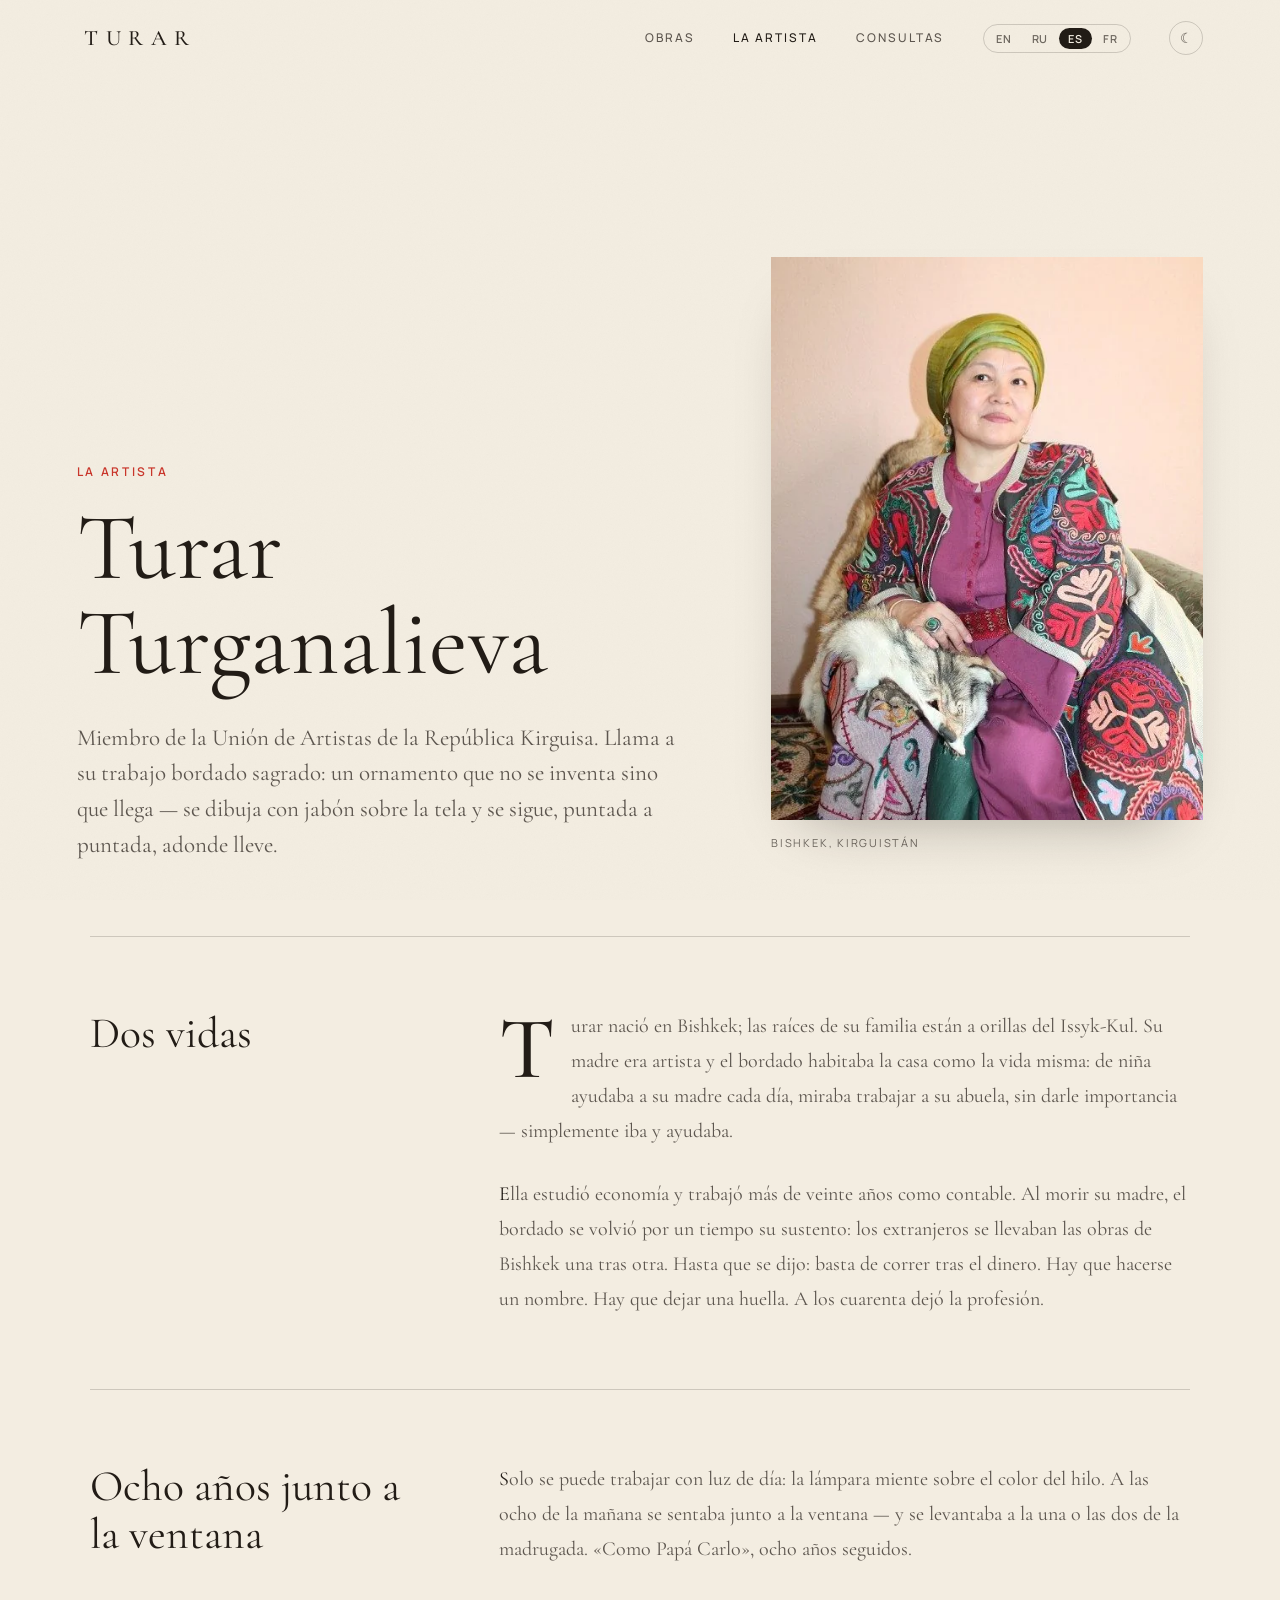
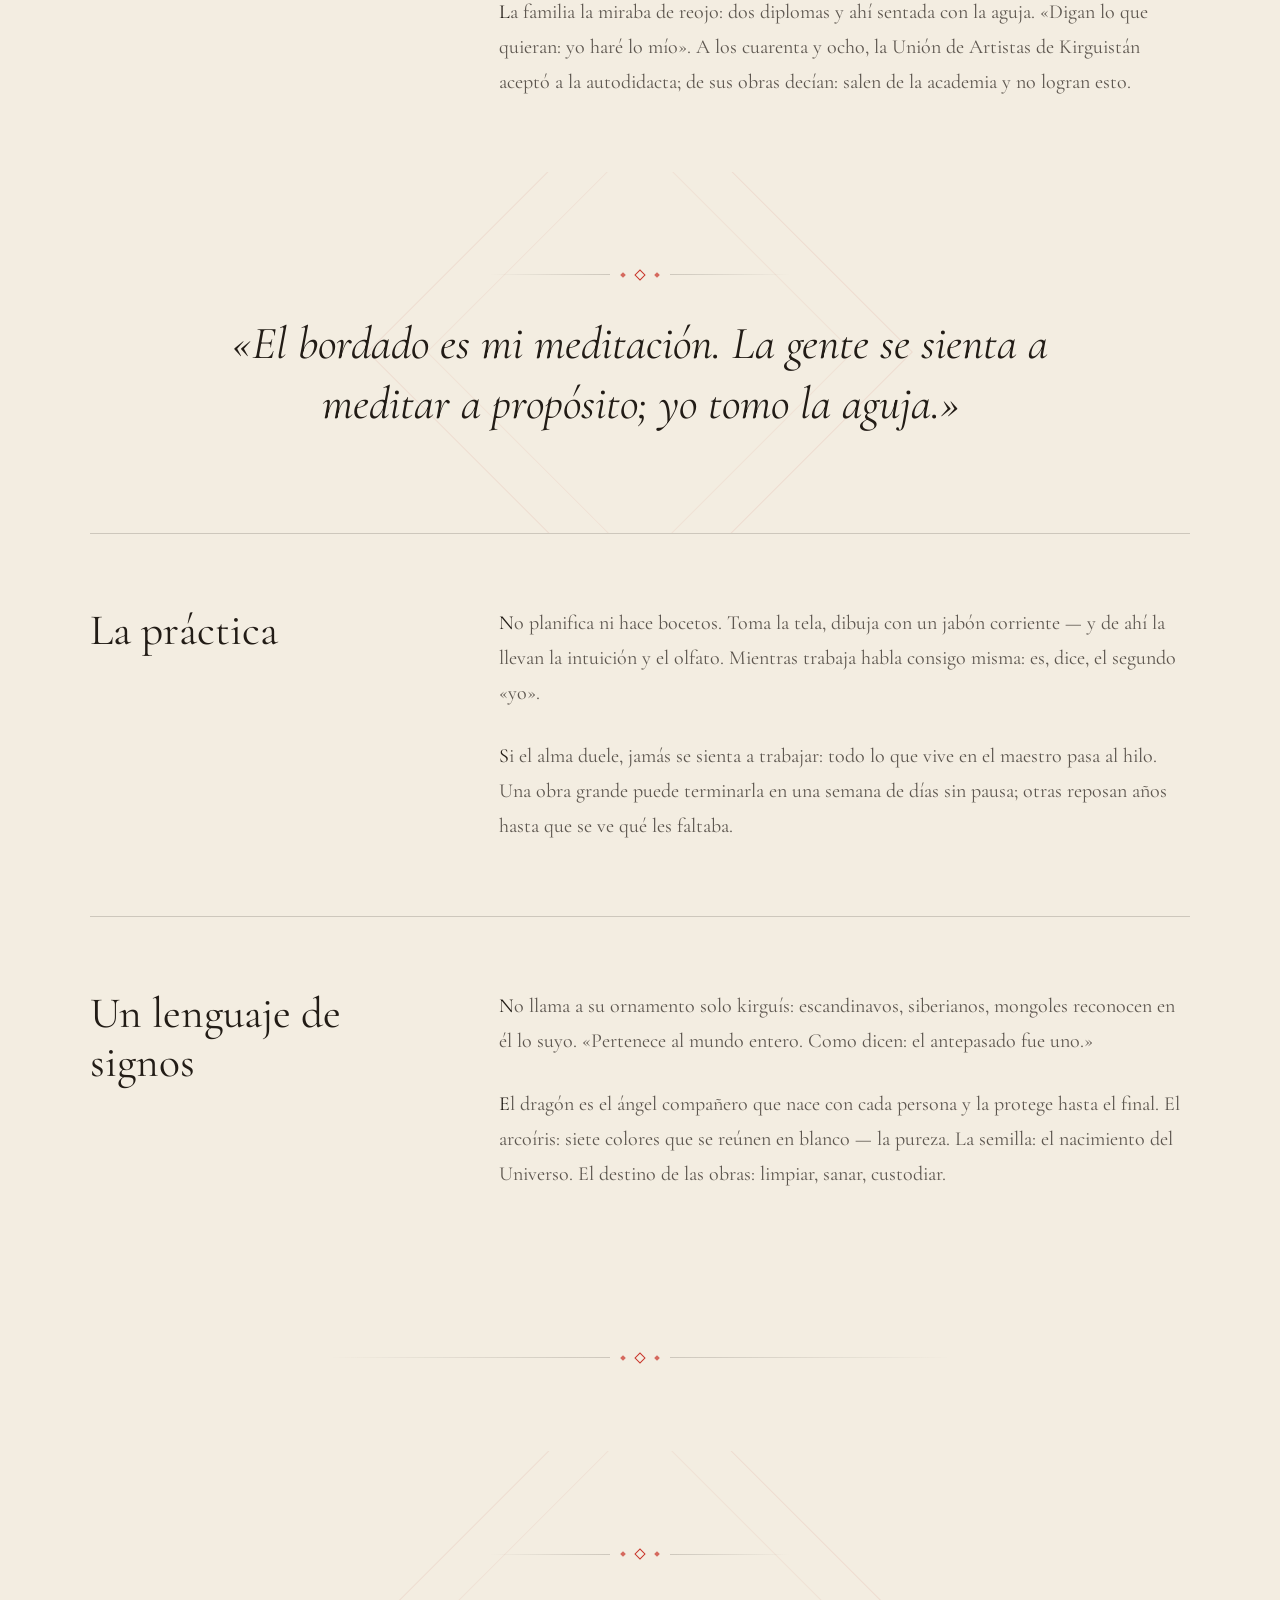
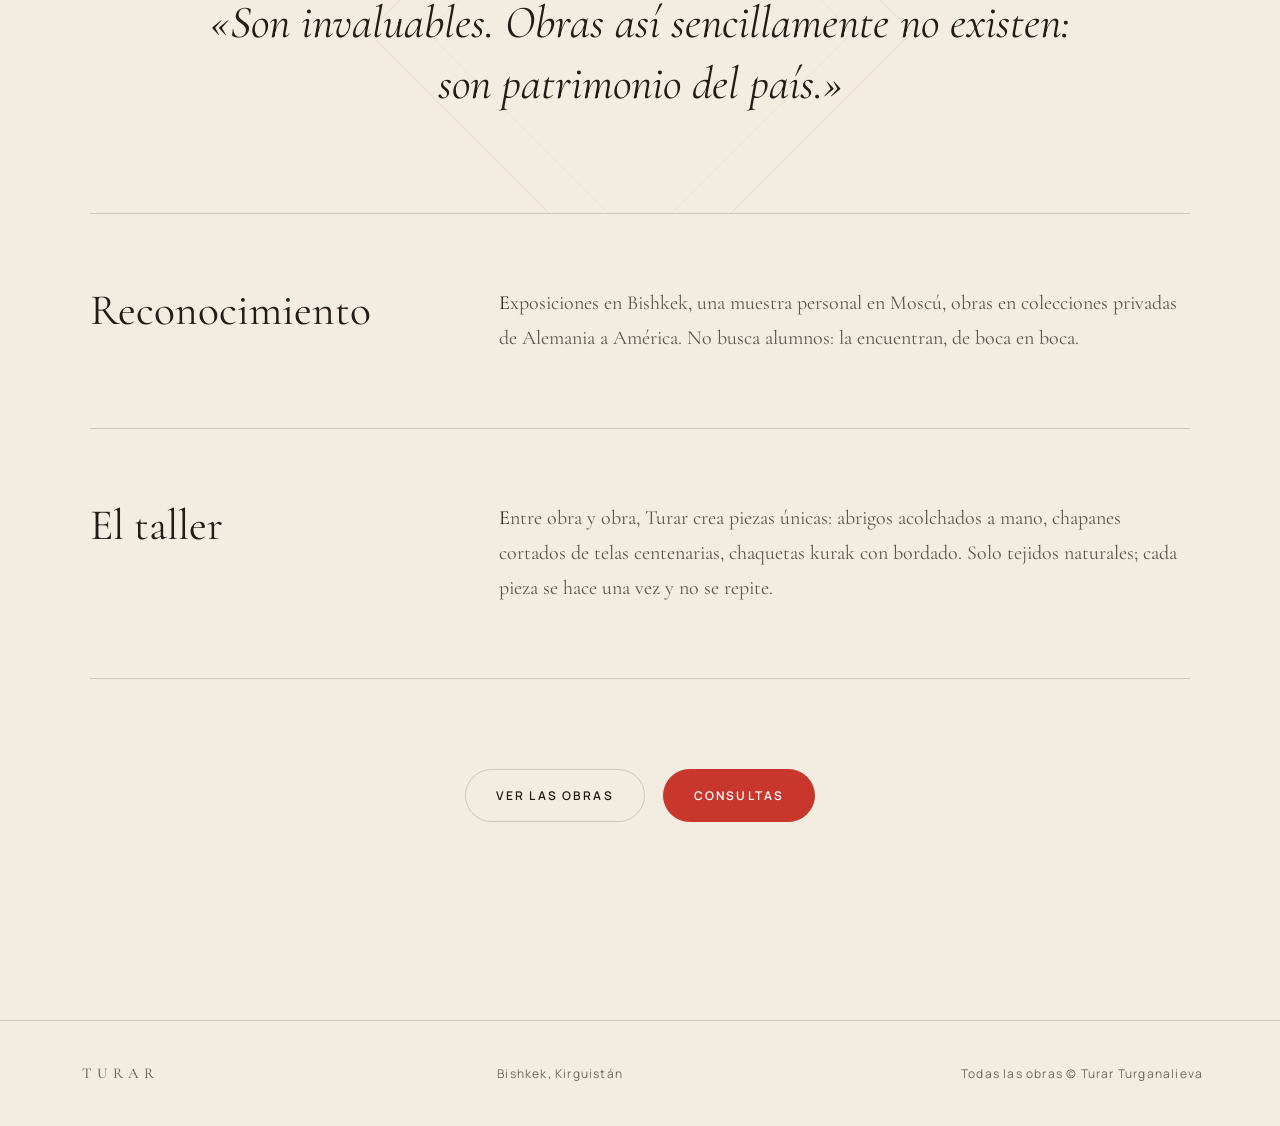
<file: es/about.html>
<!DOCTYPE html>

<html data-theme="ivory" lang="es">
<head>
<meta charset="utf-8"/>
<meta content="width=device-width, initial-scale=1.0" name="viewport"/>
<title>Turar — La artista</title>
<meta content="Turar Turganalieva, miembro de la Unión de Artistas de la República Kirguisa — bordado sagrado desde Biskek. Su historia: dos vidas, ocho años junto a la ventana y un lenguaje de signos." name="description"/>
<link href="/favicon.svg" rel="icon" type="image/svg+xml"/>
<link href="https://turar.art/es/about.html" rel="canonical"/><link href="https://turar.art/about.html" hreflang="en" rel="alternate"/><link href="https://turar.art/ru/about.html" hreflang="ru" rel="alternate"/><link href="https://turar.art/es/about.html" hreflang="es" rel="alternate"/><link href="https://turar.art/fr/about.html" hreflang="fr" rel="alternate"/><link href="https://turar.art/about.html" hreflang="x-default" rel="alternate"/>
<meta content="profile" property="og:type"/>
<meta content="Turar — Sacred Embroidery" property="og:site_name"/>
<meta content="https://turar.art/es/about.html" property="og:url"/>
<meta content="Turar — La artista" property="og:title"/>
<meta content="Turar Turganalieva, miembro de la Unión de Artistas de la República Kirguisa — bordado sagrado desde Biskek. Su historia: dos vidas, ocho años junto a la ventana y un lenguaje de signos." property="og:description"/>
<meta content="https://turar.art/photos/web/large/untitled-4.jpg" property="og:image"/>
<meta content="Stylised horned spirit figure embroidered on dark green velvet by Turar Turganalieva" property="og:image:alt"/>
<meta content="es_ES" property="og:locale"/><meta content="en_US" property="og:locale:alternate"/><meta content="ru_RU" property="og:locale:alternate"/><meta content="fr_FR" property="og:locale:alternate"/>



<meta content="summary_large_image" name="twitter:card"/>
<meta content="Turar — La artista" name="twitter:title"/>
<meta content="Turar Turganalieva, miembro de la Unión de Artistas de la República Kirguisa — bordado sagrado desde Biskek. Su historia: dos vidas, ocho años junto a la ventana y un lenguaje de signos." name="twitter:description"/>
<meta content="https://turar.art/photos/web/large/untitled-4.jpg" name="twitter:image"/>
<link href="https://fonts.googleapis.com" rel="preconnect"/>
<link crossorigin="" href="https://fonts.gstatic.com" rel="preconnect"/>
<link href="https://fonts.googleapis.com/css2?family=Cormorant+Garamond:ital,wght@0,300;0,400;0,500;0,600;1,400;1,500&amp;family=Manrope:wght@400;500;600&amp;display=swap" rel="stylesheet"/>
<script>try{var t=localStorage.getItem('turar-theme');if(!t&&window.matchMedia&&matchMedia('(prefers-color-scheme: dark)').matches)t='night';if(t)document.documentElement.dataset.theme=t;}catch(e){}</script>
<link href="/styles.css" rel="stylesheet"/>
<script type="application/ld+json">
  {
    "@context": "https://schema.org",
    "@type": "ProfilePage",
    "mainEntity": {
      "@type": "Person",
      "name": "Turar Turganalieva",
      "jobTitle": "Textile artist",
      "knowsAbout": "Sacred embroidery",
      "description": "Member of the Union of Artists of the Kyrgyz Republic. An economist for twenty years, she left the profession at forty for embroidery and was admitted to the Union as a self-taught master.",
      "memberOf": { "@type": "Organization", "name": "Union of Artists of the Kyrgyz Republic" },
      "address": { "@type": "PostalAddress", "addressLocality": "Bishkek", "addressCountry": "KG" },
      "url": "https://turar.art/about.html",
      "image": "https://turar.art/photos/web/large/about-me.jpg"
    }
  }
  </script>
</head>
<body>
<header class="site-header" id="header">
<a class="wordmark" href="/es/">TURAR</a>
<div class="header-right">
<nav aria-label="Main navigation" class="main-nav" id="main-nav">
<a data-i18n="nav_works" href="/es/#works">Obras</a>
<a class="active" data-i18n="nav_artist" href="/es/about.html">La artista</a>
<a data-i18n="nav_inquire" href="/es/#inquire">Consultas</a>
</nav>
<div aria-label="Language" class="lang-switch" role="group"><a data-lang="en" href="/about.html">EN</a><a data-lang="ru" href="/ru/about.html">RU</a><a class="active" data-lang="es" href="/es/about.html">ES</a><a data-lang="fr" href="/fr/about.html">FR</a></div>
<button aria-label="Toggle light or dark theme" class="theme-toggle" id="theme-toggle" type="button">☾</button>
<button aria-controls="main-nav" aria-expanded="false" aria-label="Toggle menu" class="nav-toggle" id="nav-toggle" type="button">
<span></span><span></span><span></span>
</button>
</div>
</header>
<main>
<!-- ─── About hero ───────────────────────────────────────────────── -->
<section class="about-hero">
<div class="reveal">
<p class="kicker" data-i18n="ab_kicker">La artista</p>
<h1 data-i18n="ab_title">Turar Turganalieva</h1>
<p class="lede" data-i18n="ab_lede">Miembro de la Unión de Artistas de la República Kirguisa. Llama a su trabajo bordado sagrado: un ornamento que no se inventa sino que llega — se dibuja con jabón sobre la tela y se sigue, puntada a puntada, adonde lleve.</p>
</div>
<div class="portrait-wrap reveal">
<picture>
<source srcset="/photos/web/large/about-me.webp" type="image/webp"/>
<img alt="Portrait of Turar Turganalieva in traditional Kyrgyz dress" src="/photos/web/large/about-me.jpg"/>
</picture>
<p class="portrait-cap" data-i18n="ab_portrait_cap">Bishkek, Kirguistán</p>
</div>
</section>
<div class="section" style="padding-top: 0;">
<div class="prose-wrap">
<section class="prose-section reveal">
<h2 data-i18n="s1_h">Dos vidas</h2>
<div class="prose">
<p data-i18n="s1_p1">Turar nació en Bishkek; las raíces de su familia están a orillas del Issyk-Kul. Su madre era artista y el bordado habitaba la casa como la vida misma: de niña ayudaba a su madre cada día, miraba trabajar a su abuela, sin darle importancia — simplemente iba y ayudaba.</p>
<p data-i18n="s1_p2">Ella estudió economía y trabajó más de veinte años como contable. Al morir su madre, el bordado se volvió por un tiempo su sustento: los extranjeros se llevaban las obras de Bishkek una tras otra. Hasta que se dijo: basta de correr tras el dinero. Hay que hacerse un nombre. Hay que dejar una huella. A los cuarenta dejó la profesión.</p>
</div>
</section>
<section class="prose-section reveal">
<h2 data-i18n="s2_h">Ocho años junto a la ventana</h2>
<div class="prose">
<p data-i18n="s2_p1">Solo se puede trabajar con luz de día: la lámpara miente sobre el color del hilo. A las ocho de la mañana se sentaba junto a la ventana — y se levantaba a la una o las dos de la madrugada. «Como Papá Carlo», ocho años seguidos.</p>
<p data-i18n="s2_p2">La familia la miraba de reojo: dos diplomas y ahí sentada con la aguja. «Digan lo que quieran: yo haré lo mío». A los cuarenta y ocho, la Unión de Artistas de Kirguistán aceptó a la autodidacta; de sus obras decían: salen de la academia y no logran esto.</p>
</div>
</section>
<section class="about-quote reveal">
<div class="orn-rule" style="max-width: 300px; margin: 0 auto 34px;"><span class="diamond d-sm"></span><span class="diamond"></span><span class="diamond d-sm"></span></div>
<blockquote data-i18n="q2">«El bordado es mi meditación. La gente se sienta a meditar a propósito; yo tomo la aguja.»</blockquote>
</section>
<section class="prose-section reveal">
<h2 data-i18n="s3_h">La práctica</h2>
<div class="prose">
<p data-i18n="s3_p1">No planifica ni hace bocetos. Toma la tela, dibuja con un jabón corriente — y de ahí la llevan la intuición y el olfato. Mientras trabaja habla consigo misma: es, dice, el segundo «yo».</p>
<p data-i18n="s3_p2">Si el alma duele, jamás se sienta a trabajar: todo lo que vive en el maestro pasa al hilo. Una obra grande puede terminarla en una semana de días sin pausa; otras reposan años hasta que se ve qué les faltaba.</p>
</div>
</section>
<section class="prose-section reveal">
<h2 data-i18n="s4_h">Un lenguaje de signos</h2>
<div class="prose">
<p data-i18n="s4_p1">No llama a su ornamento solo kirguís: escandinavos, siberianos, mongoles reconocen en él lo suyo. «Pertenece al mundo entero. Como dicen: el antepasado fue uno.»</p>
<p data-i18n="s4_p2">El dragón es el ángel compañero que nace con cada persona y la protege hasta el final. El arcoíris: siete colores que se reúnen en blanco — la pureza. La semilla: el nacimiento del Universo. El destino de las obras: limpiar, sanar, custodiar.</p>
</div>
</section>
<div class="section" style="padding: clamp(40px,7vw,90px) 0;">
<div class="orn-rule reveal" style="max-width: 620px; margin: 0 auto;"><span class="diamond d-sm"></span><span class="diamond"></span><span class="diamond d-sm"></span></div>
</div>
<section class="about-quote reveal">
<div class="orn-rule" style="max-width: 300px; margin: 0 auto 34px;"><span class="diamond d-sm"></span><span class="diamond"></span><span class="diamond d-sm"></span></div>
<blockquote data-i18n="q3">«Son invaluables. Obras así sencillamente no existen: son patrimonio del país.»</blockquote>
</section>
<section class="prose-section reveal">
<h2 data-i18n="s5_h">Reconocimiento</h2>
<div class="prose">
<p data-i18n="s5_p1">Exposiciones en Bishkek, una muestra personal en Moscú, obras en colecciones privadas de Alemania a América. No busca alumnos: la encuentran, de boca en boca.</p>
</div>
</section>
<section class="prose-section reveal">
<h2 data-i18n="s6_h">El taller</h2>
<div class="prose">
<p data-i18n="s6_p1">Entre obra y obra, Turar crea piezas únicas: abrigos acolchados a mano, chapanes cortados de telas centenarias, chaquetas kurak con bordado. Solo tejidos naturales; cada pieza se hace una vez y no se repite.</p>
</div>
</section>
<section class="about-cta reveal">
<a class="btn" data-i18n="ab_cta_works" href="/es/#works">Ver las obras</a>
<a class="btn solid" data-i18n="ab_cta_inq" href="/es/#inquire">Consultas</a>
</section>
</div>
</div>
</main>
<footer class="site-footer">
<span class="wordmark">TURAR</span>
<span data-i18n="foot_line">Bishkek, Kirguistán</span>
<span data-i18n="foot_rights">Todas las obras © Turar Turganalieva</span>
</footer>
<script src="/app.js"></script>
</body>
</html>
</file>
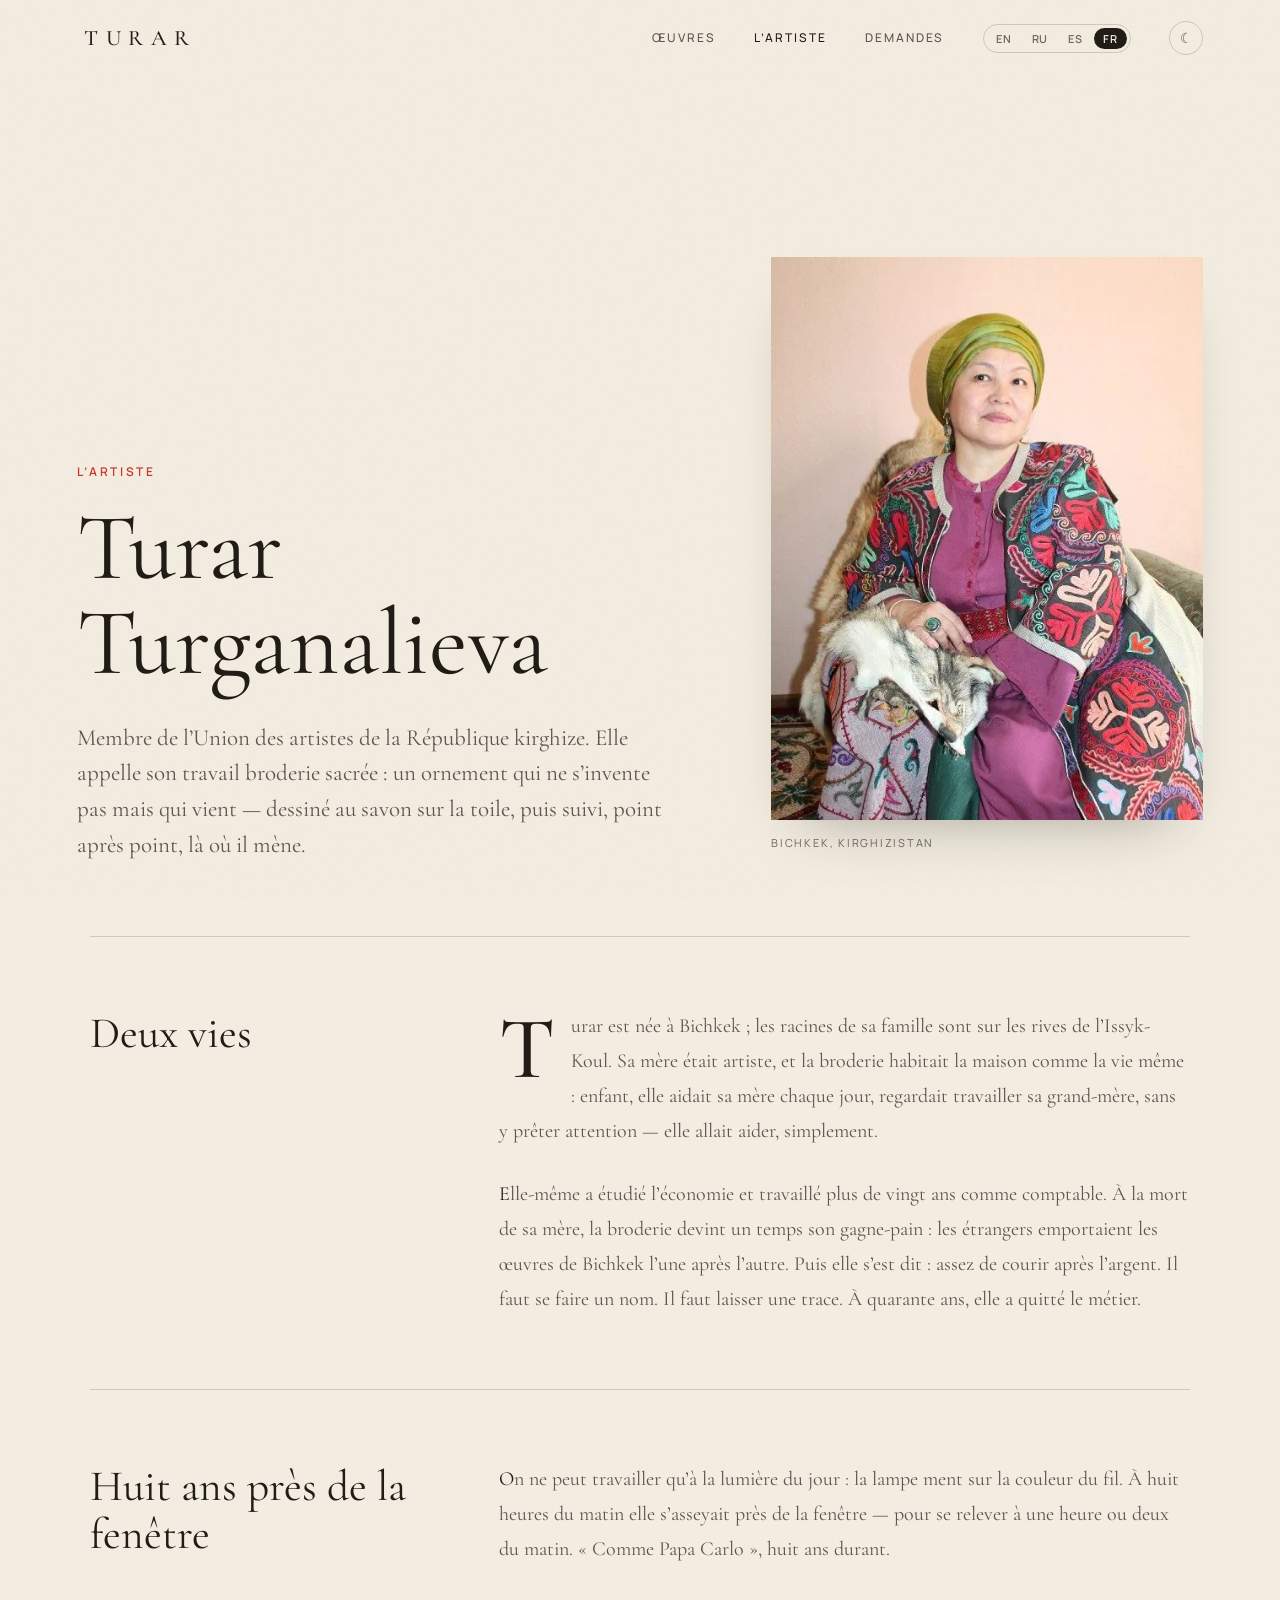
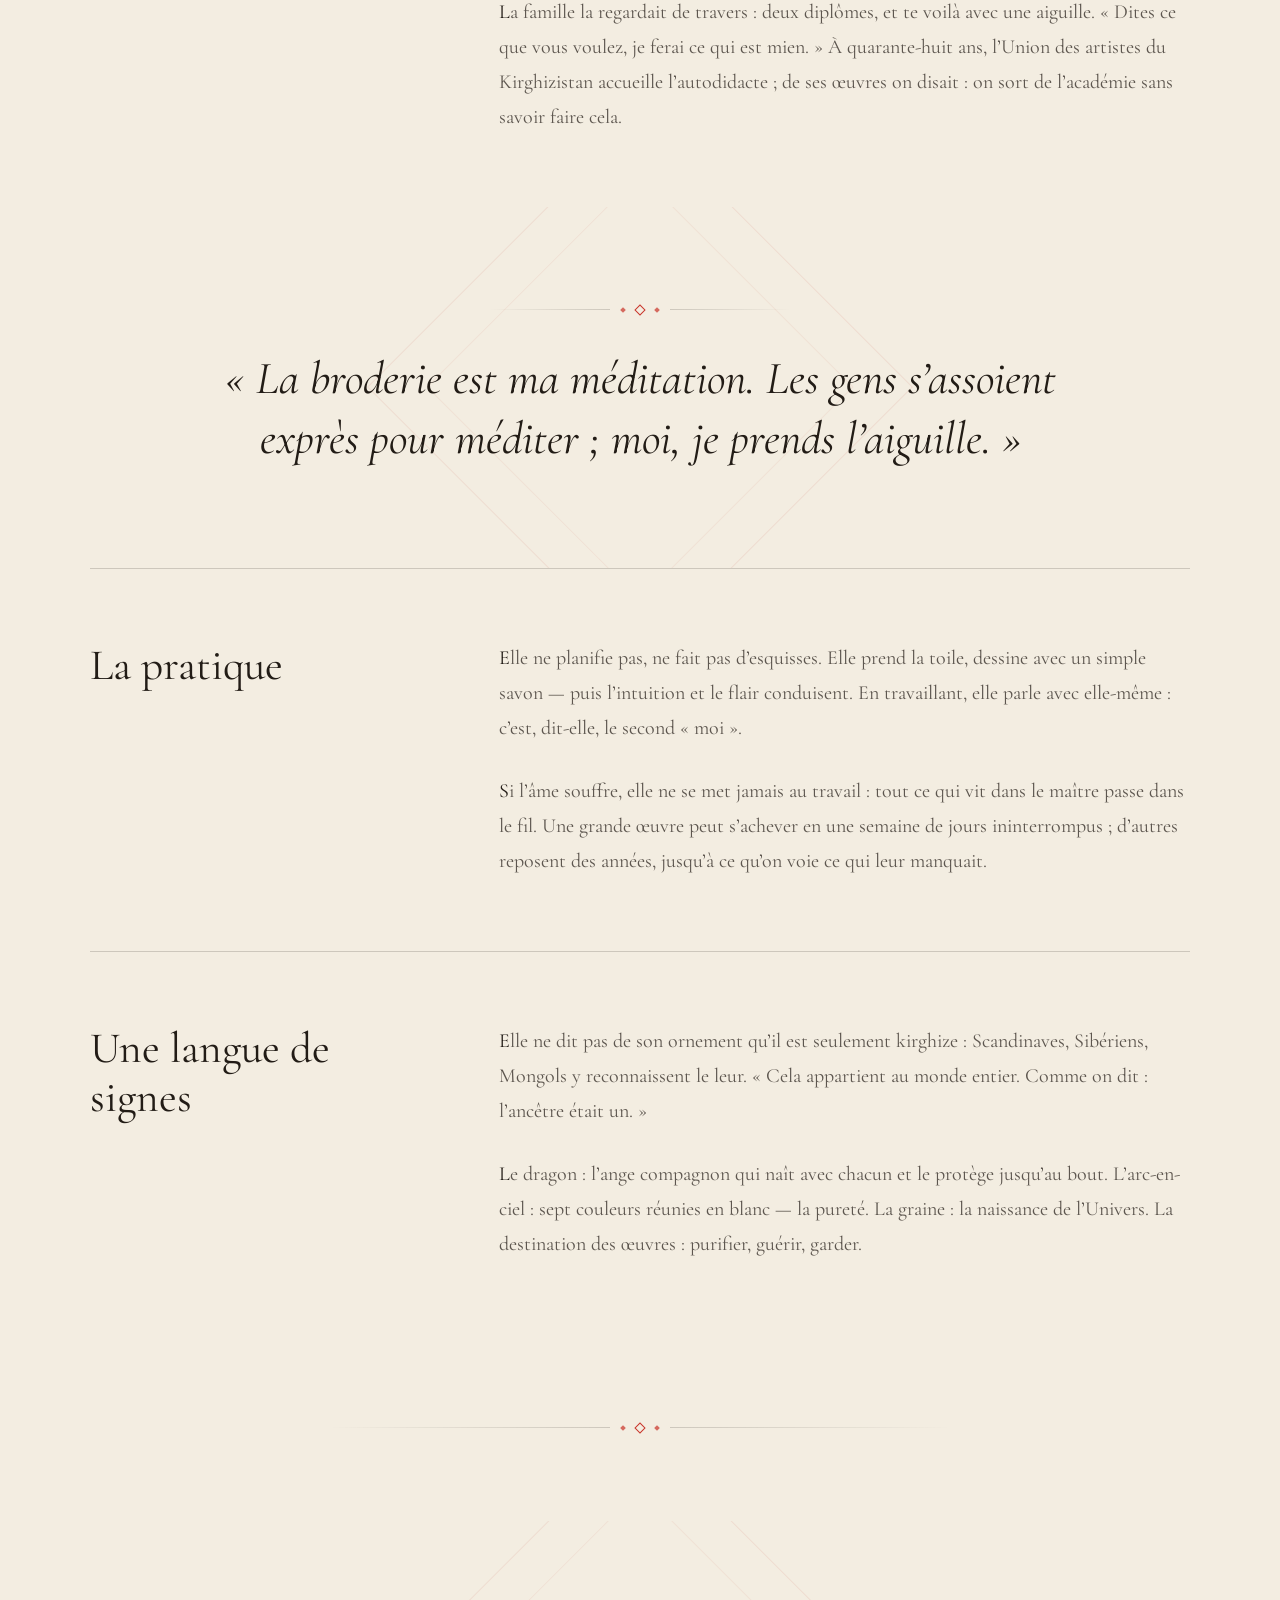
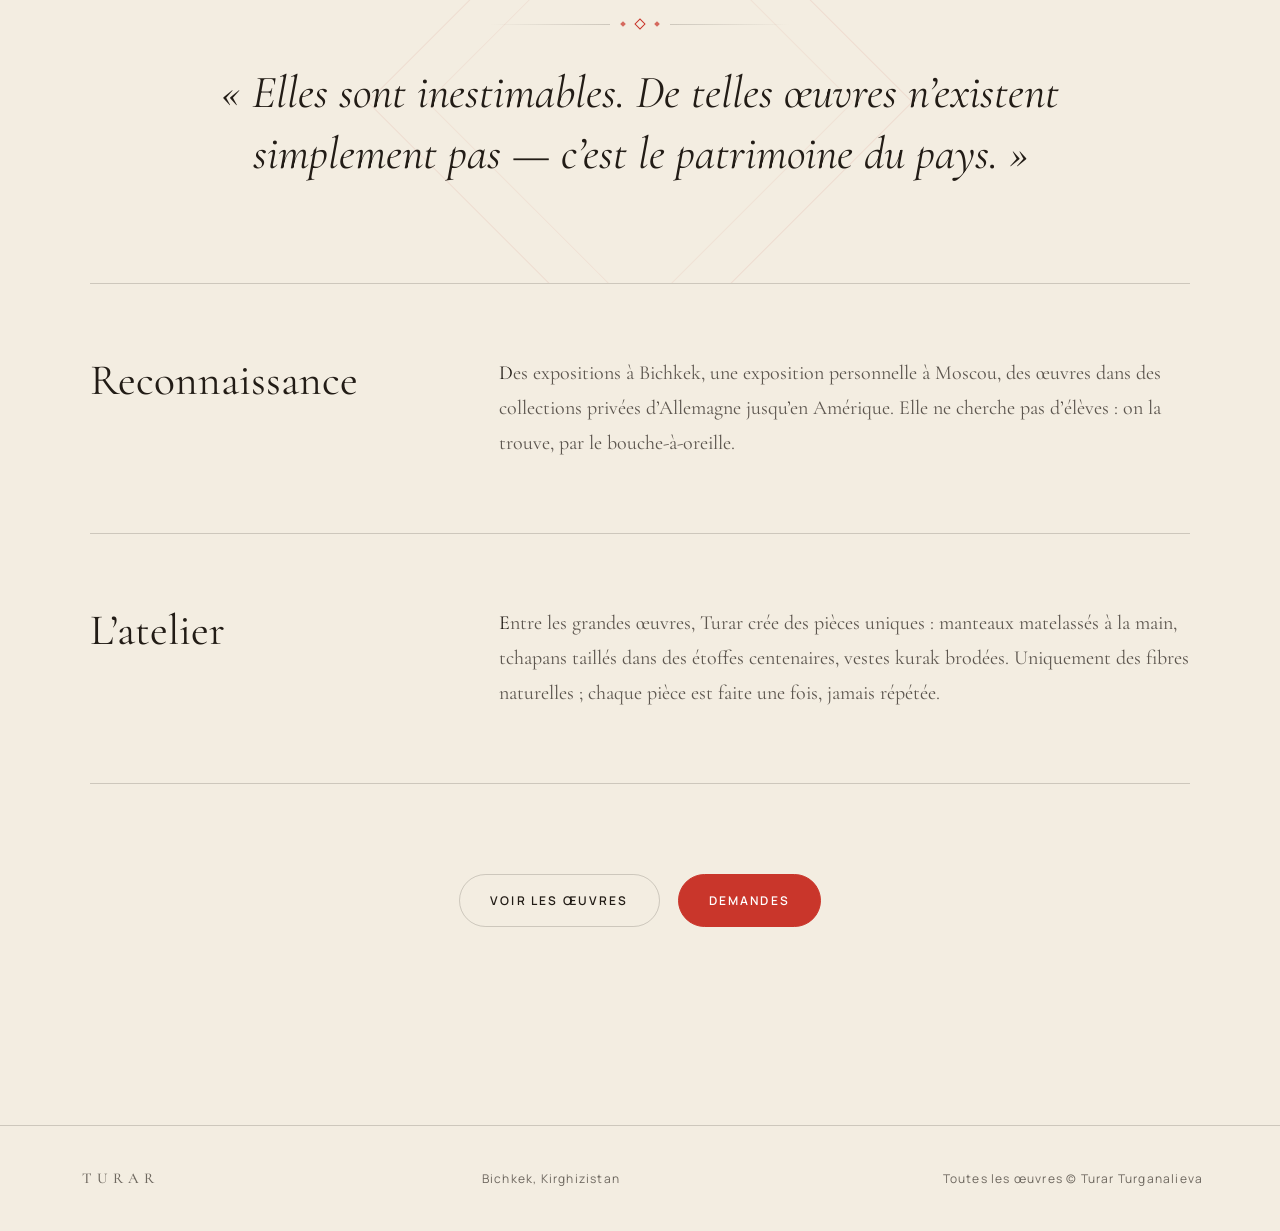
<file: fr/about.html>
<!DOCTYPE html>

<html data-theme="ivory" lang="fr">
<head>
<meta charset="utf-8"/>
<meta content="width=device-width, initial-scale=1.0" name="viewport"/>
<title>Turar — L'artiste</title>
<meta content="Turar Turganalieva, membre de l'Union des artistes de la République kirghize — broderie sacrée depuis Bichkek. Son histoire : deux vies, huit ans près de la fenêtre et une langue de signes." name="description"/>
<link href="/favicon.svg" rel="icon" type="image/svg+xml"/>
<link href="https://turar.art/fr/about.html" rel="canonical"/><link href="https://turar.art/about.html" hreflang="en" rel="alternate"/><link href="https://turar.art/ru/about.html" hreflang="ru" rel="alternate"/><link href="https://turar.art/es/about.html" hreflang="es" rel="alternate"/><link href="https://turar.art/fr/about.html" hreflang="fr" rel="alternate"/><link href="https://turar.art/about.html" hreflang="x-default" rel="alternate"/>
<meta content="profile" property="og:type"/>
<meta content="Turar — Sacred Embroidery" property="og:site_name"/>
<meta content="https://turar.art/fr/about.html" property="og:url"/>
<meta content="Turar — L'artiste" property="og:title"/>
<meta content="Turar Turganalieva, membre de l'Union des artistes de la République kirghize — broderie sacrée depuis Bichkek. Son histoire : deux vies, huit ans près de la fenêtre et une langue de signes." property="og:description"/>
<meta content="https://turar.art/photos/web/large/untitled-4.jpg" property="og:image"/>
<meta content="Stylised horned spirit figure embroidered on dark green velvet by Turar Turganalieva" property="og:image:alt"/>
<meta content="fr_FR" property="og:locale"/><meta content="en_US" property="og:locale:alternate"/><meta content="ru_RU" property="og:locale:alternate"/><meta content="es_ES" property="og:locale:alternate"/>



<meta content="summary_large_image" name="twitter:card"/>
<meta content="Turar — L'artiste" name="twitter:title"/>
<meta content="Turar Turganalieva, membre de l'Union des artistes de la République kirghize — broderie sacrée depuis Bichkek. Son histoire : deux vies, huit ans près de la fenêtre et une langue de signes." name="twitter:description"/>
<meta content="https://turar.art/photos/web/large/untitled-4.jpg" name="twitter:image"/>
<link href="https://fonts.googleapis.com" rel="preconnect"/>
<link crossorigin="" href="https://fonts.gstatic.com" rel="preconnect"/>
<link href="https://fonts.googleapis.com/css2?family=Cormorant+Garamond:ital,wght@0,300;0,400;0,500;0,600;1,400;1,500&amp;family=Manrope:wght@400;500;600&amp;display=swap" rel="stylesheet"/>
<script>try{var t=localStorage.getItem('turar-theme');if(!t&&window.matchMedia&&matchMedia('(prefers-color-scheme: dark)').matches)t='night';if(t)document.documentElement.dataset.theme=t;}catch(e){}</script>
<link href="/styles.css" rel="stylesheet"/>
<script type="application/ld+json">
  {
    "@context": "https://schema.org",
    "@type": "ProfilePage",
    "mainEntity": {
      "@type": "Person",
      "name": "Turar Turganalieva",
      "jobTitle": "Textile artist",
      "knowsAbout": "Sacred embroidery",
      "description": "Member of the Union of Artists of the Kyrgyz Republic. An economist for twenty years, she left the profession at forty for embroidery and was admitted to the Union as a self-taught master.",
      "memberOf": { "@type": "Organization", "name": "Union of Artists of the Kyrgyz Republic" },
      "address": { "@type": "PostalAddress", "addressLocality": "Bishkek", "addressCountry": "KG" },
      "url": "https://turar.art/about.html",
      "image": "https://turar.art/photos/web/large/about-me.jpg"
    }
  }
  </script>
</head>
<body>
<header class="site-header" id="header">
<a class="wordmark" href="/fr/">TURAR</a>
<div class="header-right">
<nav aria-label="Main navigation" class="main-nav" id="main-nav">
<a data-i18n="nav_works" href="/fr/#works">Œuvres</a>
<a class="active" data-i18n="nav_artist" href="/fr/about.html">L’artiste</a>
<a data-i18n="nav_inquire" href="/fr/#inquire">Demandes</a>
</nav>
<div aria-label="Language" class="lang-switch" role="group"><a data-lang="en" href="/about.html">EN</a><a data-lang="ru" href="/ru/about.html">RU</a><a data-lang="es" href="/es/about.html">ES</a><a class="active" data-lang="fr" href="/fr/about.html">FR</a></div>
<button aria-label="Toggle light or dark theme" class="theme-toggle" id="theme-toggle" type="button">☾</button>
<button aria-controls="main-nav" aria-expanded="false" aria-label="Toggle menu" class="nav-toggle" id="nav-toggle" type="button">
<span></span><span></span><span></span>
</button>
</div>
</header>
<main>
<!-- ─── About hero ───────────────────────────────────────────────── -->
<section class="about-hero">
<div class="reveal">
<p class="kicker" data-i18n="ab_kicker">L’artiste</p>
<h1 data-i18n="ab_title">Turar Turganalieva</h1>
<p class="lede" data-i18n="ab_lede">Membre de l’Union des artistes de la République kirghize. Elle appelle son travail broderie sacrée : un ornement qui ne s’invente pas mais qui vient — dessiné au savon sur la toile, puis suivi, point après point, là où il mène.</p>
</div>
<div class="portrait-wrap reveal">
<picture>
<source srcset="/photos/web/large/about-me.webp" type="image/webp"/>
<img alt="Portrait of Turar Turganalieva in traditional Kyrgyz dress" src="/photos/web/large/about-me.jpg"/>
</picture>
<p class="portrait-cap" data-i18n="ab_portrait_cap">Bichkek, Kirghizistan</p>
</div>
</section>
<div class="section" style="padding-top: 0;">
<div class="prose-wrap">
<section class="prose-section reveal">
<h2 data-i18n="s1_h">Deux vies</h2>
<div class="prose">
<p data-i18n="s1_p1">Turar est née à Bichkek ; les racines de sa famille sont sur les rives de l’Issyk-Koul. Sa mère était artiste, et la broderie habitait la maison comme la vie même : enfant, elle aidait sa mère chaque jour, regardait travailler sa grand-mère, sans y prêter attention — elle allait aider, simplement.</p>
<p data-i18n="s1_p2">Elle-même a étudié l’économie et travaillé plus de vingt ans comme comptable. À la mort de sa mère, la broderie devint un temps son gagne-pain : les étrangers emportaient les œuvres de Bichkek l’une après l’autre. Puis elle s’est dit : assez de courir après l’argent. Il faut se faire un nom. Il faut laisser une trace. À quarante ans, elle a quitté le métier.</p>
</div>
</section>
<section class="prose-section reveal">
<h2 data-i18n="s2_h">Huit ans près de la fenêtre</h2>
<div class="prose">
<p data-i18n="s2_p1">On ne peut travailler qu’à la lumière du jour : la lampe ment sur la couleur du fil. À huit heures du matin elle s’asseyait près de la fenêtre — pour se relever à une heure ou deux du matin. « Comme Papa Carlo », huit ans durant.</p>
<p data-i18n="s2_p2">La famille la regardait de travers : deux diplômes, et te voilà avec une aiguille. « Dites ce que vous voulez, je ferai ce qui est mien. » À quarante-huit ans, l’Union des artistes du Kirghizistan accueille l’autodidacte ; de ses œuvres on disait : on sort de l’académie sans savoir faire cela.</p>
</div>
</section>
<section class="about-quote reveal">
<div class="orn-rule" style="max-width: 300px; margin: 0 auto 34px;"><span class="diamond d-sm"></span><span class="diamond"></span><span class="diamond d-sm"></span></div>
<blockquote data-i18n="q2">« La broderie est ma méditation. Les gens s’assoient exprès pour méditer ; moi, je prends l’aiguille. »</blockquote>
</section>
<section class="prose-section reveal">
<h2 data-i18n="s3_h">La pratique</h2>
<div class="prose">
<p data-i18n="s3_p1">Elle ne planifie pas, ne fait pas d’esquisses. Elle prend la toile, dessine avec un simple savon — puis l’intuition et le flair conduisent. En travaillant, elle parle avec elle-même : c’est, dit-elle, le second « moi ».</p>
<p data-i18n="s3_p2">Si l’âme souffre, elle ne se met jamais au travail : tout ce qui vit dans le maître passe dans le fil. Une grande œuvre peut s’achever en une semaine de jours ininterrompus ; d’autres reposent des années, jusqu’à ce qu’on voie ce qui leur manquait.</p>
</div>
</section>
<section class="prose-section reveal">
<h2 data-i18n="s4_h">Une langue de signes</h2>
<div class="prose">
<p data-i18n="s4_p1">Elle ne dit pas de son ornement qu’il est seulement kirghize : Scandinaves, Sibériens, Mongols y reconnaissent le leur. « Cela appartient au monde entier. Comme on dit : l’ancêtre était un. »</p>
<p data-i18n="s4_p2">Le dragon : l’ange compagnon qui naît avec chacun et le protège jusqu’au bout. L’arc-en-ciel : sept couleurs réunies en blanc — la pureté. La graine : la naissance de l’Univers. La destination des œuvres : purifier, guérir, garder.</p>
</div>
</section>
<div class="section" style="padding: clamp(40px,7vw,90px) 0;">
<div class="orn-rule reveal" style="max-width: 620px; margin: 0 auto;"><span class="diamond d-sm"></span><span class="diamond"></span><span class="diamond d-sm"></span></div>
</div>
<section class="about-quote reveal">
<div class="orn-rule" style="max-width: 300px; margin: 0 auto 34px;"><span class="diamond d-sm"></span><span class="diamond"></span><span class="diamond d-sm"></span></div>
<blockquote data-i18n="q3">« Elles sont inestimables. De telles œuvres n’existent simplement pas — c’est le patrimoine du pays. »</blockquote>
</section>
<section class="prose-section reveal">
<h2 data-i18n="s5_h">Reconnaissance</h2>
<div class="prose">
<p data-i18n="s5_p1">Des expositions à Bichkek, une exposition personnelle à Moscou, des œuvres dans des collections privées d’Allemagne jusqu’en Amérique. Elle ne cherche pas d’élèves : on la trouve, par le bouche-à-oreille.</p>
</div>
</section>
<section class="prose-section reveal">
<h2 data-i18n="s6_h">L’atelier</h2>
<div class="prose">
<p data-i18n="s6_p1">Entre les grandes œuvres, Turar crée des pièces uniques : manteaux matelassés à la main, tchapans taillés dans des étoffes centenaires, vestes kurak brodées. Uniquement des fibres naturelles ; chaque pièce est faite une fois, jamais répétée.</p>
</div>
</section>
<section class="about-cta reveal">
<a class="btn" data-i18n="ab_cta_works" href="/fr/#works">Voir les œuvres</a>
<a class="btn solid" data-i18n="ab_cta_inq" href="/fr/#inquire">Demandes</a>
</section>
</div>
</div>
</main>
<footer class="site-footer">
<span class="wordmark">TURAR</span>
<span data-i18n="foot_line">Bichkek, Kirghizistan</span>
<span data-i18n="foot_rights">Toutes les œuvres © Turar Turganalieva</span>
</footer>
<script src="/app.js"></script>
</body>
</html>
</file>
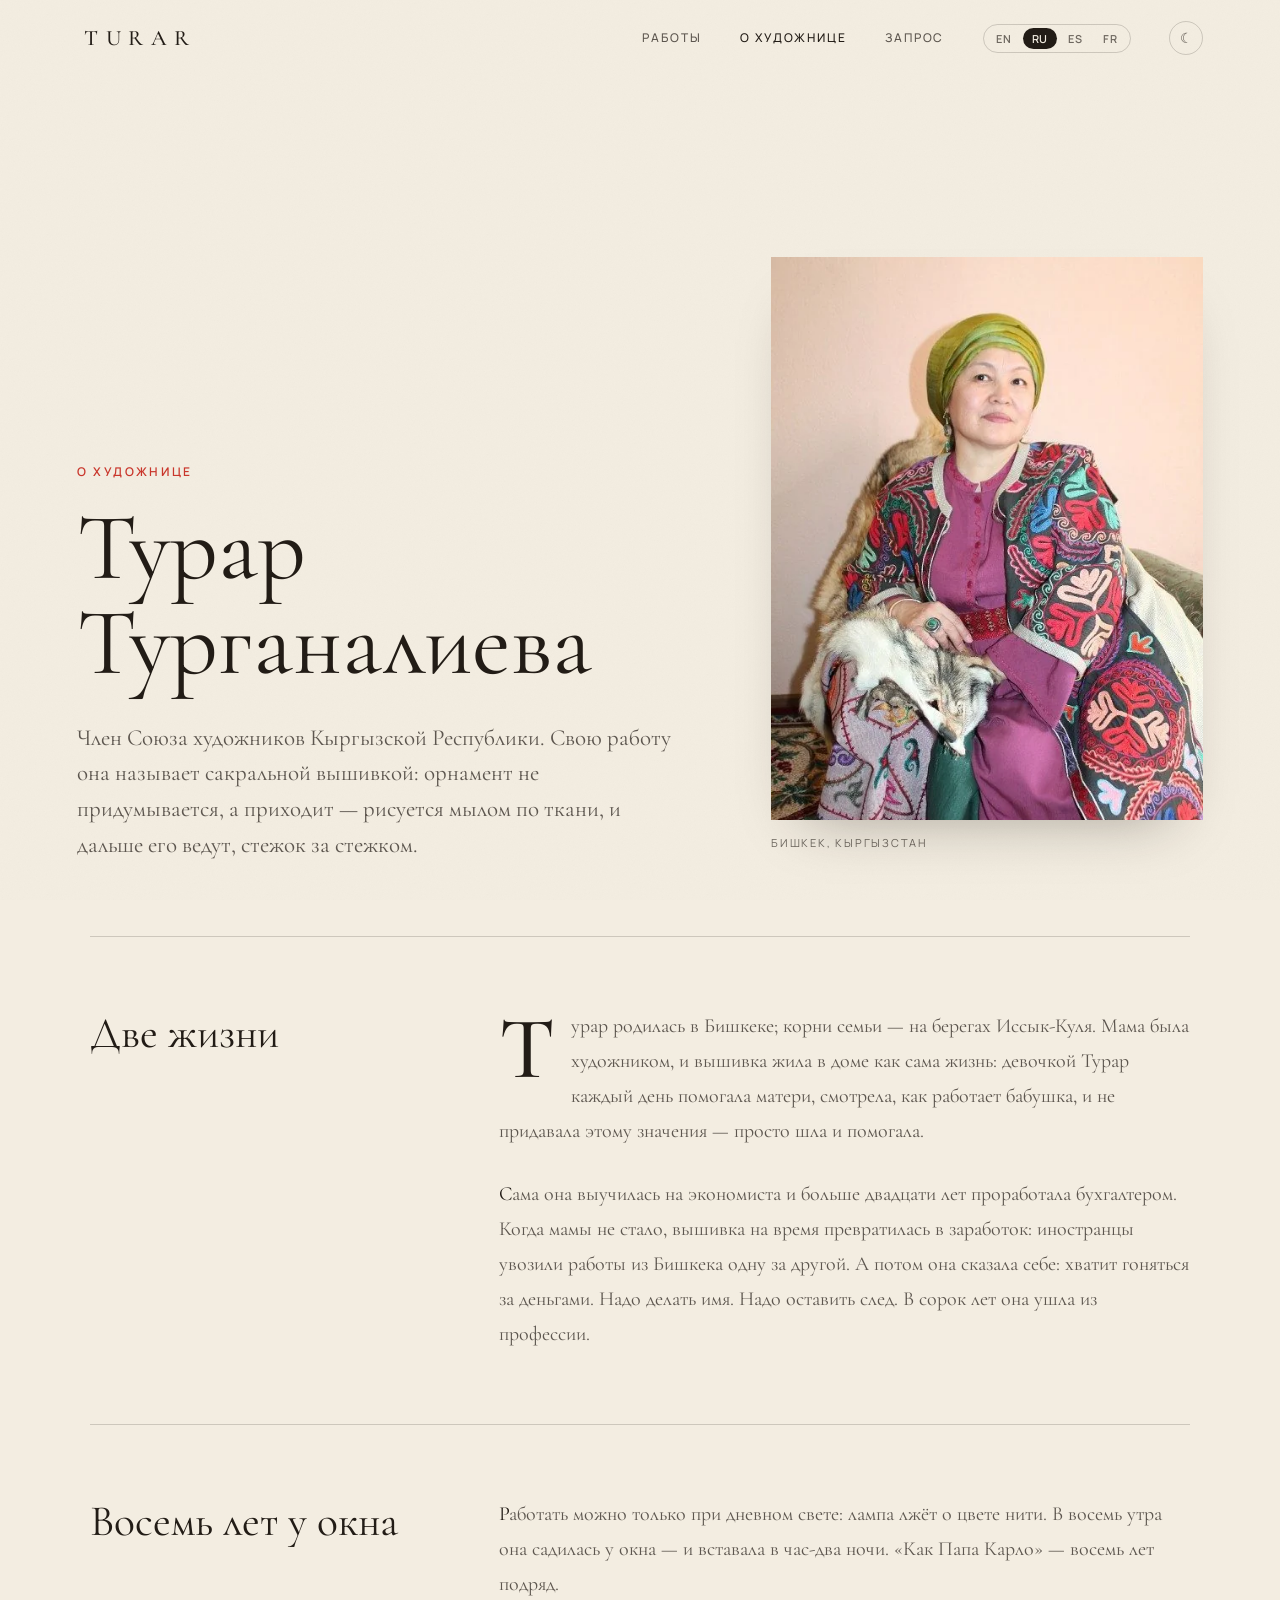
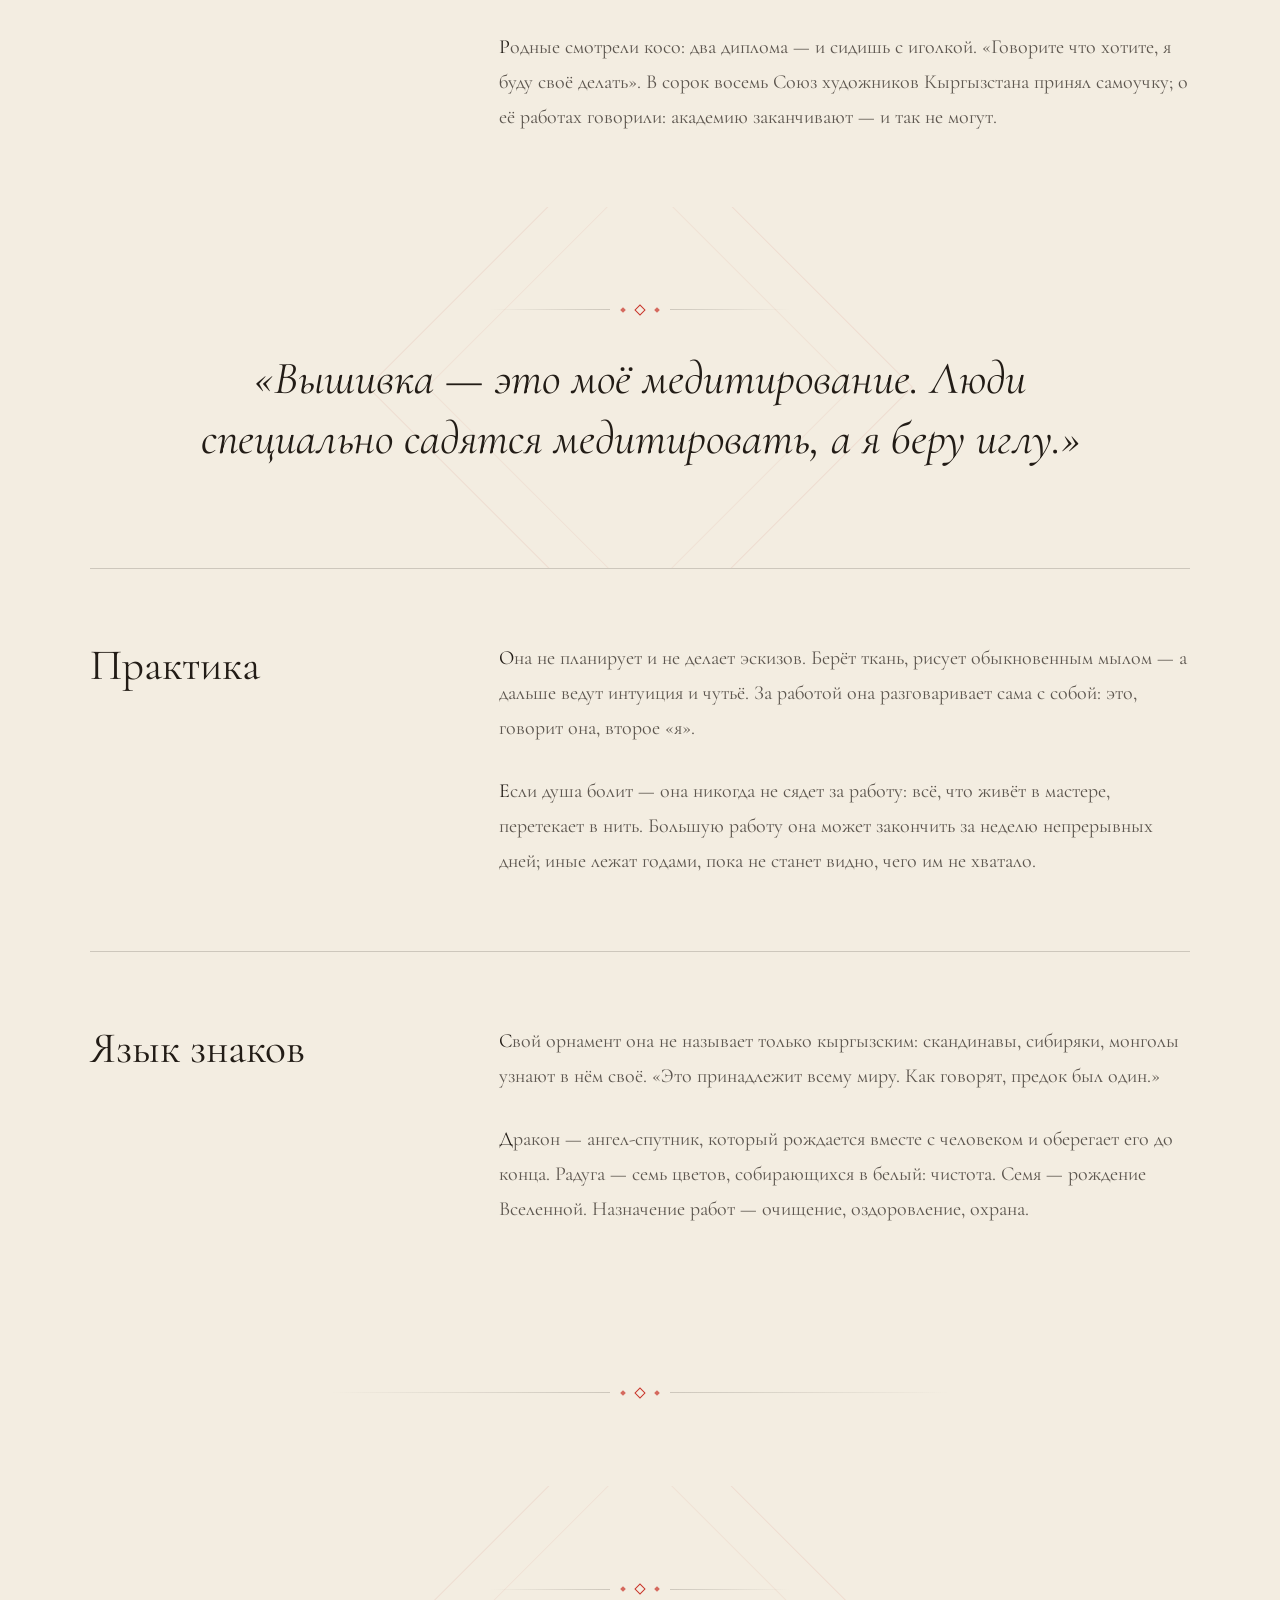
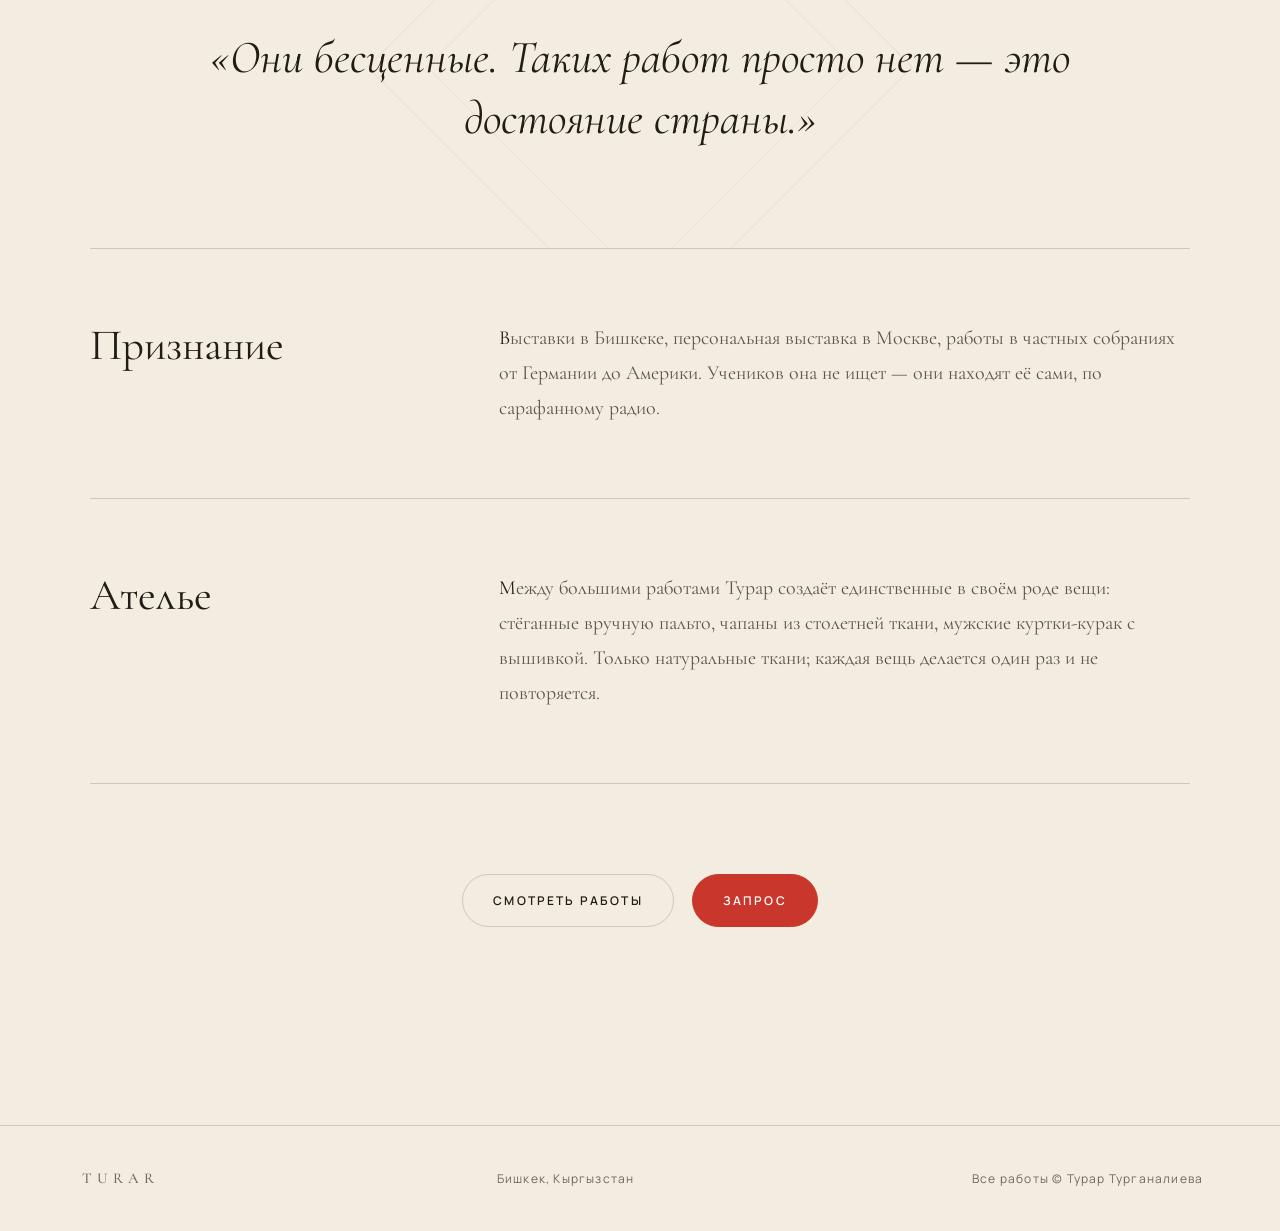
<file: ru/about.html>
<!DOCTYPE html>

<html data-theme="ivory" lang="ru">
<head>
<meta charset="utf-8"/>
<meta content="width=device-width, initial-scale=1.0" name="viewport"/>
<title>Турар — О художнице</title>
<meta content="Турар Турганалиева, член Союза художников Кыргызской Республики — сакральная вышивка из Бишкека. Её история: две жизни, восемь лет у окна и язык знаков." name="description"/>
<link href="/favicon.svg" rel="icon" type="image/svg+xml"/>
<link href="https://turar.art/ru/about.html" rel="canonical"/><link href="https://turar.art/about.html" hreflang="en" rel="alternate"/><link href="https://turar.art/ru/about.html" hreflang="ru" rel="alternate"/><link href="https://turar.art/es/about.html" hreflang="es" rel="alternate"/><link href="https://turar.art/fr/about.html" hreflang="fr" rel="alternate"/><link href="https://turar.art/about.html" hreflang="x-default" rel="alternate"/>
<meta content="profile" property="og:type"/>
<meta content="Turar — Sacred Embroidery" property="og:site_name"/>
<meta content="https://turar.art/ru/about.html" property="og:url"/>
<meta content="Турар — О художнице" property="og:title"/>
<meta content="Турар Турганалиева, член Союза художников Кыргызской Республики — сакральная вышивка из Бишкека. Её история: две жизни, восемь лет у окна и язык знаков." property="og:description"/>
<meta content="https://turar.art/photos/web/large/untitled-4.jpg" property="og:image"/>
<meta content="Stylised horned spirit figure embroidered on dark green velvet by Turar Turganalieva" property="og:image:alt"/>
<meta content="ru_RU" property="og:locale"/><meta content="en_US" property="og:locale:alternate"/><meta content="es_ES" property="og:locale:alternate"/><meta content="fr_FR" property="og:locale:alternate"/>



<meta content="summary_large_image" name="twitter:card"/>
<meta content="Турар — О художнице" name="twitter:title"/>
<meta content="Турар Турганалиева, член Союза художников Кыргызской Республики — сакральная вышивка из Бишкека. Её история: две жизни, восемь лет у окна и язык знаков." name="twitter:description"/>
<meta content="https://turar.art/photos/web/large/untitled-4.jpg" name="twitter:image"/>
<link href="https://fonts.googleapis.com" rel="preconnect"/>
<link crossorigin="" href="https://fonts.gstatic.com" rel="preconnect"/>
<link href="https://fonts.googleapis.com/css2?family=Cormorant+Garamond:ital,wght@0,300;0,400;0,500;0,600;1,400;1,500&amp;family=Manrope:wght@400;500;600&amp;display=swap" rel="stylesheet"/>
<script>try{var t=localStorage.getItem('turar-theme');if(!t&&window.matchMedia&&matchMedia('(prefers-color-scheme: dark)').matches)t='night';if(t)document.documentElement.dataset.theme=t;}catch(e){}</script>
<link href="/styles.css" rel="stylesheet"/>
<script type="application/ld+json">
  {
    "@context": "https://schema.org",
    "@type": "ProfilePage",
    "mainEntity": {
      "@type": "Person",
      "name": "Turar Turganalieva",
      "jobTitle": "Textile artist",
      "knowsAbout": "Sacred embroidery",
      "description": "Member of the Union of Artists of the Kyrgyz Republic. An economist for twenty years, she left the profession at forty for embroidery and was admitted to the Union as a self-taught master.",
      "memberOf": { "@type": "Organization", "name": "Union of Artists of the Kyrgyz Republic" },
      "address": { "@type": "PostalAddress", "addressLocality": "Bishkek", "addressCountry": "KG" },
      "url": "https://turar.art/about.html",
      "image": "https://turar.art/photos/web/large/about-me.jpg"
    }
  }
  </script>
</head>
<body>
<header class="site-header" id="header">
<a class="wordmark" href="/ru/">TURAR</a>
<div class="header-right">
<nav aria-label="Main navigation" class="main-nav" id="main-nav">
<a data-i18n="nav_works" href="/ru/#works">Работы</a>
<a class="active" data-i18n="nav_artist" href="/ru/about.html">О художнице</a>
<a data-i18n="nav_inquire" href="/ru/#inquire">Запрос</a>
</nav>
<div aria-label="Language" class="lang-switch" role="group"><a data-lang="en" href="/about.html">EN</a><a class="active" data-lang="ru" href="/ru/about.html">RU</a><a data-lang="es" href="/es/about.html">ES</a><a data-lang="fr" href="/fr/about.html">FR</a></div>
<button aria-label="Toggle light or dark theme" class="theme-toggle" id="theme-toggle" type="button">☾</button>
<button aria-controls="main-nav" aria-expanded="false" aria-label="Toggle menu" class="nav-toggle" id="nav-toggle" type="button">
<span></span><span></span><span></span>
</button>
</div>
</header>
<main>
<!-- ─── About hero ───────────────────────────────────────────────── -->
<section class="about-hero">
<div class="reveal">
<p class="kicker" data-i18n="ab_kicker">О художнице</p>
<h1 data-i18n="ab_title">Турар Турганалиева</h1>
<p class="lede" data-i18n="ab_lede">Член Союза художников Кыргызской Республики. Свою работу она называет сакральной вышивкой: орнамент не придумывается, а приходит — рисуется мылом по ткани, и дальше его ведут, стежок за стежком.</p>
</div>
<div class="portrait-wrap reveal">
<picture>
<source srcset="/photos/web/large/about-me.webp" type="image/webp"/>
<img alt="Portrait of Turar Turganalieva in traditional Kyrgyz dress" src="/photos/web/large/about-me.jpg"/>
</picture>
<p class="portrait-cap" data-i18n="ab_portrait_cap">Бишкек, Кыргызстан</p>
</div>
</section>
<div class="section" style="padding-top: 0;">
<div class="prose-wrap">
<section class="prose-section reveal">
<h2 data-i18n="s1_h">Две жизни</h2>
<div class="prose">
<p data-i18n="s1_p1">Турар родилась в Бишкеке; корни семьи — на берегах Иссык-Куля. Мама была художником, и вышивка жила в доме как сама жизнь: девочкой Турар каждый день помогала матери, смотрела, как работает бабушка, и не придавала этому значения — просто шла и помогала.</p>
<p data-i18n="s1_p2">Сама она выучилась на экономиста и больше двадцати лет проработала бухгалтером. Когда мамы не стало, вышивка на время превратилась в заработок: иностранцы увозили работы из Бишкека одну за другой. А потом она сказала себе: хватит гоняться за деньгами. Надо делать имя. Надо оставить след. В сорок лет она ушла из профессии.</p>
</div>
</section>
<section class="prose-section reveal">
<h2 data-i18n="s2_h">Восемь лет у окна</h2>
<div class="prose">
<p data-i18n="s2_p1">Работать можно только при дневном свете: лампа лжёт о цвете нити. В восемь утра она садилась у окна — и вставала в час-два ночи. «Как Папа Карло» — восемь лет подряд.</p>
<p data-i18n="s2_p2">Родные смотрели косо: два диплома — и сидишь с иголкой. «Говорите что хотите, я буду своё делать». В сорок восемь Союз художников Кыргызстана принял самоучку; о её работах говорили: академию заканчивают — и так не могут.</p>
</div>
</section>
<section class="about-quote reveal">
<div class="orn-rule" style="max-width: 300px; margin: 0 auto 34px;"><span class="diamond d-sm"></span><span class="diamond"></span><span class="diamond d-sm"></span></div>
<blockquote data-i18n="q2">«Вышивка — это моё медитирование. Люди специально садятся медитировать, а я беру иглу.»</blockquote>
</section>
<section class="prose-section reveal">
<h2 data-i18n="s3_h">Практика</h2>
<div class="prose">
<p data-i18n="s3_p1">Она не планирует и не делает эскизов. Берёт ткань, рисует обыкновенным мылом — а дальше ведут интуиция и чутьё. За работой она разговаривает сама с собой: это, говорит она, второе «я».</p>
<p data-i18n="s3_p2">Если душа болит — она никогда не сядет за работу: всё, что живёт в мастере, перетекает в нить. Большую работу она может закончить за неделю непрерывных дней; иные лежат годами, пока не станет видно, чего им не хватало.</p>
</div>
</section>
<section class="prose-section reveal">
<h2 data-i18n="s4_h">Язык знаков</h2>
<div class="prose">
<p data-i18n="s4_p1">Свой орнамент она не называет только кыргызским: скандинавы, сибиряки, монголы узнают в нём своё. «Это принадлежит всему миру. Как говорят, предок был один.»</p>
<p data-i18n="s4_p2">Дракон — ангел-спутник, который рождается вместе с человеком и оберегает его до конца. Радуга — семь цветов, собирающихся в белый: чистота. Семя — рождение Вселенной. Назначение работ — очищение, оздоровление, охрана.</p>
</div>
</section>
<div class="section" style="padding: clamp(40px,7vw,90px) 0;">
<div class="orn-rule reveal" style="max-width: 620px; margin: 0 auto;"><span class="diamond d-sm"></span><span class="diamond"></span><span class="diamond d-sm"></span></div>
</div>
<section class="about-quote reveal">
<div class="orn-rule" style="max-width: 300px; margin: 0 auto 34px;"><span class="diamond d-sm"></span><span class="diamond"></span><span class="diamond d-sm"></span></div>
<blockquote data-i18n="q3">«Они бесценные. Таких работ просто нет — это достояние страны.»</blockquote>
</section>
<section class="prose-section reveal">
<h2 data-i18n="s5_h">Признание</h2>
<div class="prose">
<p data-i18n="s5_p1">Выставки в Бишкеке, персональная выставка в Москве, работы в частных собраниях от Германии до Америки. Учеников она не ищет — они находят её сами, по сарафанному радио.</p>
</div>
</section>
<section class="prose-section reveal">
<h2 data-i18n="s6_h">Ателье</h2>
<div class="prose">
<p data-i18n="s6_p1">Между большими работами Турар создаёт единственные в своём роде вещи: стёганные вручную пальто, чапаны из столетней ткани, мужские куртки-курак с вышивкой. Только натуральные ткани; каждая вещь делается один раз и не повторяется.</p>
</div>
</section>
<section class="about-cta reveal">
<a class="btn" data-i18n="ab_cta_works" href="/ru/#works">Смотреть работы</a>
<a class="btn solid" data-i18n="ab_cta_inq" href="/ru/#inquire">Запрос</a>
</section>
</div>
</div>
</main>
<footer class="site-footer">
<span class="wordmark">TURAR</span>
<span data-i18n="foot_line">Бишкек, Кыргызстан</span>
<span data-i18n="foot_rights">Все работы © Турар Турганалиева</span>
</footer>
<script src="/app.js"></script>
</body>
</html>
</file>
<file: styles.css>
/* Turarts — site styles (built to the Claude Design: Cormorant Garamond + Manrope,
   ivory/night palette, cinnabar accent, paper tooth, tumar lozenge ornament)
   Fonts are loaded via <link> in each page's <head> — faster than a CSS @import,
   which the browser can only discover after this stylesheet has downloaded. */

:root {
  --bg: #14110F;
  --bg-2: #1A1614;
  --ink: #EDE6D8;
  --muted: rgba(237, 230, 216, 0.6);
  --faint: rgba(237, 230, 216, 0.52);
  --hairline: rgba(237, 230, 216, 0.16);
  --accent: #C9362B;
  --serif: 'Cormorant Garamond', 'Times New Roman', serif;
  --sans: 'Manrope', system-ui, sans-serif;
  --pad: clamp(24px, 6vw, 96px);
}

html[data-theme="ivory"] {
  --bg: #F3EDE1;
  --bg-2: #ECE4D5;
  --ink: #221C16;
  --muted: rgba(34, 28, 22, 0.72);
  --faint: rgba(34, 28, 22, 0.64);
  --hairline: rgba(34, 28, 22, 0.18);
}

* { box-sizing: border-box; }
@media (prefers-reduced-motion: no-preference) { html { scroll-behavior: smooth; } }
body {
  margin: 0;
  background: var(--bg);
  color: var(--ink);
  font-family: var(--serif);
  font-size: 19px;
  line-height: 1.65;
  -webkit-font-smoothing: antialiased;
  transition: background 0.4s ease, color 0.4s ease;
}

a { color: inherit; text-decoration: none; }
::selection { background: var(--accent); color: #fff; }
:focus-visible { outline: 2px solid var(--accent); outline-offset: 3px; }

/* ---------- header ---------- */
.site-header {
  position: fixed;
  top: 0; left: 0; right: 0;
  z-index: 50;
  display: flex;
  align-items: center;
  justify-content: space-between;
  gap: 24px;
  padding: 20px var(--pad);
  transition: background 0.3s ease, border-color 0.3s ease;
  border-bottom: 1px solid transparent;
}
.site-header.scrolled {
  background: color-mix(in oklab, var(--bg) 86%, transparent);
  backdrop-filter: blur(14px);
  border-bottom-color: var(--hairline);
}
.wordmark {
  font-family: var(--serif);
  font-weight: 500;
  font-size: 22px;
  letter-spacing: 0.34em;
  text-indent: 0.34em;
}
.header-right { display: flex; align-items: center; gap: clamp(16px, 3vw, 40px); }
.main-nav { display: flex; align-items: center; gap: clamp(16px, 3vw, 40px); }
.main-nav a {
  white-space: nowrap;
  font-family: var(--sans);
  font-size: 12px;
  font-weight: 500;
  letter-spacing: 0.16em;
  text-transform: uppercase;
  color: var(--muted);
  transition: color 0.2s;
}
.main-nav a:hover, .main-nav a.active { color: var(--ink); }

.theme-toggle {
  appearance: none;
  background: transparent;
  border: 1px solid var(--hairline);
  color: var(--muted);
  width: 34px; height: 34px;
  border-radius: 50%;
  cursor: pointer;
  display: inline-flex; align-items: center; justify-content: center;
  font-size: 14px; line-height: 1;
  transition: color 0.2s, border-color 0.2s, transform 0.4s ease;
  flex: none;
}
.theme-toggle:hover { color: var(--ink); border-color: var(--accent); }

.lang-switch { display: flex; gap: 2px; border: 1px solid var(--hairline); border-radius: 99px; padding: 3px; flex: none; }
.lang-switch button, .lang-switch a {
  appearance: none; border: 0; background: transparent; color: var(--faint);
  font-family: var(--sans); font-size: 11px; font-weight: 600; letter-spacing: 0.08em;
  padding: 5px 9px; border-radius: 99px; cursor: pointer; transition: color 0.2s, background 0.2s;
  display: inline-block; line-height: 1;
}
.lang-switch button:hover, .lang-switch a:hover { color: var(--ink); }
.lang-switch button.active, .lang-switch a.active { background: var(--ink); color: var(--bg); }
@media (max-width: 480px) {
  .lang-switch button, .lang-switch a { padding: 5px 6px; font-size: 10px; letter-spacing: 0.04em; }
  .wordmark { font-size: 18px; }
}

/* mobile nav toggle */
.nav-toggle {
  display: none;
  flex-direction: column;
  gap: 5px;
  background: none; border: 0; cursor: pointer; padding: 4px;
}
.nav-toggle span { display: block; width: 24px; height: 1.5px; background: var(--ink); transition: 0.2s; }

/* ---------- shared ---------- */
.kicker {
  font-family: var(--sans);
  font-size: 12px;
  font-weight: 600;
  letter-spacing: 0.22em;
  text-transform: uppercase;
  color: var(--accent);
  margin: 0 0 20px 0;
}
.section { padding: clamp(80px, 12vh, 160px) var(--pad); }
.btn {
  display: inline-flex;
  align-items: center;
  gap: 12px;
  font-family: var(--sans);
  font-size: 12px;
  font-weight: 600;
  letter-spacing: 0.18em;
  text-transform: uppercase;
  color: var(--ink);
  border: 1px solid var(--hairline);
  padding: 16px 30px;
  border-radius: 99px;
  cursor: pointer;
  background: transparent;
  transition: border-color 0.25s, background 0.25s, color 0.25s;
}
.btn:hover { border-color: var(--accent); }
.btn:not(.solid):hover { color: var(--accent); }
.btn.solid { background: var(--accent); border-color: var(--accent); color: #fff; }
.btn.solid:hover { filter: brightness(1.08); }
.orn-rule {
  display: flex; align-items: center; gap: 11px;
  color: var(--faint);
}
.orn-rule::before, .orn-rule::after { content: ""; height: 1px; flex: 1; }
.orn-rule::before { background: linear-gradient(to right, transparent, var(--hairline)); }
.orn-rule::after  { background: linear-gradient(to left, transparent, var(--hairline)); }
.orn-rule .diamond {
  width: 8px; height: 8px; transform: rotate(45deg);
  border: 1px solid var(--accent); flex: none;
}
.orn-rule .diamond.d-sm {
  width: 4px; height: 4px; background: var(--accent);
  border: 0; opacity: 0.72;
}

/* reveal — base state VISIBLE; .pre added by JS only when the pipeline is alive */
@media (prefers-reduced-motion: no-preference) {
  .reveal { transition: opacity 1.35s ease, transform 1.35s cubic-bezier(0.16, 1, 0.3, 1); }
  .reveal.pre { opacity: 0; transform: translateY(18px); }
}

/* ---------- hero ---------- */
.hero {
  min-height: 92vh;
  display: flex;
  flex-direction: column;
  justify-content: flex-end;
  padding: 140px var(--pad) clamp(48px, 8vh, 96px);
}
.hero .kicker { margin-bottom: 8px; }
.hero-title {
  font-family: var(--serif);
  font-weight: 400;
  font-size: clamp(88px, 17vw, 260px);
  line-height: 0.92;
  letter-spacing: 0.08em;
  margin: 0 0 36px -0.04em;
}
.hero-foot {
  display: grid;
  grid-template-columns: minmax(0, 1.2fr) minmax(0, 1fr);
  gap: clamp(24px, 6vw, 96px);
  align-items: end;
  border-top: 1px solid var(--hairline);
  padding-top: 32px;
}
.hero-sub { font-size: clamp(19px, 1.6vw, 24px); line-height: 1.55; color: var(--muted); margin: 0; max-width: 34em; }
.hero-cta { justify-self: end; }

/* ---------- quote band ---------- */
.quote-band { padding: clamp(90px, 14vh, 180px) var(--pad); text-align: center; }
.quote-band blockquote {
  margin: 36px auto 0;
  max-width: 22em;
  font-size: clamp(30px, 4vw, 52px);
  font-weight: 400;
  font-style: italic;
  line-height: 1.3;
}
.quote-band cite {
  display: block;
  margin-top: 28px;
  font-family: var(--sans);
  font-style: normal;
  font-size: 12px;
  font-weight: 500;
  letter-spacing: 0.2em;
  text-transform: uppercase;
  color: var(--faint);
}

/* ---------- works head ---------- */
.works-head { display: grid; grid-template-columns: minmax(0, 1fr) minmax(0, 1fr); gap: 32px; align-items: end; margin-bottom: clamp(48px, 8vh, 90px); }
.works-head h2 { font-size: clamp(44px, 6vw, 84px); font-weight: 400; line-height: 1.02; margin: 0; }
.works-note { color: var(--muted); font-size: 18px; max-width: 32em; justify-self: end; margin: 0; }

/* ---------- gallery (masonry, big gallery kept; design idiom) ---------- */
.gallery {
  max-width: 1400px;
  margin: 0 auto;
  columns: 2;
  column-gap: clamp(22px, 3.2vw, 56px);
}
@media (max-width: 920px) { .gallery { columns: 1; } }

.work { break-inside: avoid; margin: 0 0 clamp(48px, 7vh, 96px); display: flex; flex-direction: column; }
.work .shot {
  position: relative;
  display: block;
  width: 100%;
  overflow: hidden;
  cursor: zoom-in;
  background: var(--bg-2);
  box-shadow: 0 26px 56px -36px rgba(0, 0, 0, 0.55);
}
html[data-theme="ivory"] .work .shot { box-shadow: 0 28px 58px -34px rgba(34, 28, 22, 0.4); }
.work .shot picture { display: block; }
.work .shot img { width: 100%; height: auto; display: block; transition: transform 0.9s cubic-bezier(0.16, 1, 0.3, 1); }
.work .shot:hover img, .work .shot:focus-visible img { transform: scale(1.035); }
.work-caption { display: flex; align-items: baseline; justify-content: space-between; gap: 16px; border-bottom: 1px solid var(--hairline); padding: 18px 0 14px; }
.work-title { font-family: var(--serif); font-size: 26px; font-weight: 500; font-style: italic; margin: 0; line-height: 1.1; }
.work-no { font-family: var(--sans); font-size: 11px; letter-spacing: 0.18em; color: var(--faint); flex: none; }
.work-meta { padding-top: 14px; }
.work-row { display: flex; align-items: center; justify-content: space-between; gap: 16px; }
.work-medium { font-family: var(--sans); color: var(--faint); text-transform: uppercase; letter-spacing: 0.14em; font-size: 11px; }
.view-link {
  appearance: none; background: none; border: 0; padding: 0; cursor: pointer;
  font-family: var(--sans); font-size: 12px; font-weight: 600; letter-spacing: 0.16em; text-transform: uppercase;
  color: var(--accent); display: inline-flex; align-items: center; gap: 8px;
}
.view-link::after { content: "\2192"; transition: transform 0.2s; }
.work .shot:hover ~ .work-meta .view-link::after,
.view-link:hover::after { transform: translateX(4px); }

/* ---------- artist teaser ---------- */
.artist-teaser { display: grid; grid-template-columns: minmax(0, 5fr) minmax(0, 7fr); gap: clamp(32px, 7vw, 110px); align-items: center; border-top: 1px solid var(--hairline); }
.artist-teaser h2 { font-size: clamp(36px, 4.4vw, 62px); font-weight: 400; line-height: 1.08; margin: 0 0 24px; }
.artist-teaser p { color: var(--muted); font-size: 20px; max-width: 30em; margin: 0 0 36px; }
.portrait-wrap { position: relative; }
.portrait-wrap picture { display: block; }
.portrait-wrap img { width: 100%; height: clamp(420px, 44vw, 620px); object-fit: cover; object-position: top center; display: block; background: var(--bg-2); box-shadow: 0 26px 56px -36px rgba(0, 0, 0, 0.55); }
html[data-theme="ivory"] .portrait-wrap img { box-shadow: 0 28px 58px -34px rgba(34, 28, 22, 0.4); }
.portrait-cap { font-family: var(--sans); font-size: 11px; letter-spacing: 0.16em; text-transform: uppercase; color: var(--faint); margin-top: 14px; }

/* ---------- inquire / contact ---------- */
.inquire { border-top: 1px solid var(--hairline); }
.inquire-inner { max-width: 720px; margin: 0 auto; text-align: center; }
.inquire h2 { font-size: clamp(40px, 5vw, 68px); font-weight: 400; margin: 0 0 22px; }
.inquire .lede { color: var(--muted); font-size: 20px; margin: 0 auto 10px; max-width: 28em; }
.inquire .note { font-family: var(--sans); font-size: 12px; letter-spacing: 0.12em; text-transform: uppercase; color: var(--faint); margin: 0 0 40px; }
.inquire-links { display: flex; gap: 16px; justify-content: center; flex-wrap: wrap; }

/* ---------- footer ---------- */
.site-footer {
  border-top: 1px solid var(--hairline);
  padding: 40px var(--pad);
  display: flex;
  align-items: center;
  justify-content: space-between;
  gap: 24px;
  flex-wrap: wrap;
  font-family: var(--sans);
  font-size: 12px;
  letter-spacing: 0.1em;
  color: var(--faint);
}
.site-footer .wordmark { font-size: 15px; }

/* ---------- about page ---------- */
.about-hero { padding: 180px var(--pad) clamp(48px, 8vh, 90px); display: grid; grid-template-columns: minmax(0, 7fr) minmax(0, 5fr); gap: clamp(36px, 7vw, 110px); align-items: end; }
.about-hero h1 { font-size: clamp(52px, 7.4vw, 110px); font-weight: 400; line-height: 1; margin: 0 0 30px; }
.about-hero .lede { font-size: clamp(20px, 1.8vw, 26px); line-height: 1.55; color: var(--muted); margin: 0; max-width: 30em; }
.prose-wrap { max-width: 1100px; margin: 0 auto; }
.prose-section { display: grid; grid-template-columns: minmax(0, 4fr) minmax(0, 8fr); gap: clamp(24px, 5vw, 80px); padding: clamp(56px, 8vh, 100px) 0; border-top: 1px solid var(--hairline); }
.prose-section h2 { font-size: clamp(30px, 3.4vw, 46px); font-weight: 400; line-height: 1.12; margin: 0; position: sticky; top: 120px; }
.prose-section .prose p { margin: 0 0 1.4em; font-size: 20px; line-height: 1.75; color: var(--muted); }
.prose-section .prose p:last-child { margin-bottom: 0; }
.prose-section .prose p::first-letter { color: var(--ink); }
.about-quote { padding: clamp(70px, 11vh, 140px) 0; text-align: center; }
.about-quote blockquote { margin: 0 auto; max-width: 20em; font-size: clamp(28px, 3.6vw, 46px); font-style: italic; font-weight: 400; line-height: 1.32; }
.about-cta { border-top: 1px solid var(--hairline); padding: clamp(70px, 10vh, 120px) 0; display: flex; gap: 18px; justify-content: center; flex-wrap: wrap; }

/* ---------- responsive ---------- */
@media (max-width: 920px) {
  .nav-toggle { display: flex; }
  .main-nav {
    display: none;
    position: absolute;
    top: 100%; left: 0; right: 0;
    flex-direction: column;
    align-items: flex-start;
    gap: 0;
    background: var(--bg);
    border-bottom: 1px solid var(--hairline);
    padding: 8px var(--pad) 20px;
  }
  .main-nav.open { display: flex; }
  .main-nav a { padding: 12px 0; font-size: 13px; }
  .hero-foot, .works-head, .artist-teaser, .about-hero, .prose-section { grid-template-columns: 1fr; }
  .hero-title { font-size: clamp(58px, 15.5vw, 150px); letter-spacing: 0.03em; }
  .hero-cta, .works-note { justify-self: start; }
  .prose-section h2 { position: static; }
  .portrait-wrap { order: -1; }
}

/* ============================================================
   Refinement pass — paper tooth, tumar accent (from the design)
   ============================================================ */
body::after {
  content: "";
  position: fixed;
  inset: 0;
  z-index: 1;
  pointer-events: none;
  opacity: 0.5;
  background-image: url("data:image/svg+xml,%3Csvg xmlns='http://www.w3.org/2000/svg' width='220' height='220'%3E%3Cfilter id='n'%3E%3CfeTurbulence type='fractalNoise' baseFrequency='0.82' numOctaves='2' stitchTiles='stitch'/%3E%3CfeColorMatrix type='saturate' values='0'/%3E%3C/filter%3E%3Crect width='100%25' height='100%25' filter='url(%23n)' opacity='0.05'/%3E%3C/svg%3E");
}
html[data-theme="ivory"] body::after { mix-blend-mode: multiply; opacity: 0.62; }
.site-header, main, .site-footer { position: relative; z-index: 2; }

/* faint tumar medallion behind quotes only (never behind artworks) */
.quote-band, .about-quote { position: relative; overflow: hidden; }
.quote-band > *, .about-quote > * { position: relative; z-index: 1; }
.quote-band::before, .quote-band::after,
.about-quote::before, .about-quote::after {
  content: "";
  position: absolute;
  left: 50%; top: 50%;
  transform: translate(-50%, -50%) rotate(45deg);
  border: 1px solid var(--accent);
  opacity: 0.09;
  pointer-events: none;
  z-index: 0;
}
.quote-band::before, .about-quote::before { width: min(384px, 62vw); height: min(384px, 62vw); }
.quote-band::after,  .about-quote::after  { width: min(300px, 48vw); height: min(300px, 48vw); opacity: 0.06; }

/* editorial drop cap — opens her story on The Artist page */
.prose-wrap .prose-section:first-of-type .prose p:first-child::first-letter {
  float: left;
  font-family: var(--serif);
  font-weight: 500;
  font-size: 4.4em;
  line-height: 0.74;
  padding: 8px 16px 0 0;
  color: var(--ink);
}

/* ---------- lightbox ---------- */
.lightbox {
  position: fixed; inset: 0; z-index: 90;
  background: rgba(8, 6, 5, 0.94);
  backdrop-filter: blur(8px);
  display: flex; align-items: center; justify-content: center;
  opacity: 0; pointer-events: none;
  transition: opacity 0.3s ease;
}
.lightbox.is-open { opacity: 1; pointer-events: all; }
.lightbox__figure { margin: 0; max-width: 92vw; display: flex; flex-direction: column; align-items: center; gap: 1.1rem; }
.lightbox__img {
  max-width: 92vw; max-height: 80vh; object-fit: contain;
  transition: opacity 0.2s; box-shadow: 0 30px 80px rgba(0, 0, 0, 0.6);
}
.lightbox__img.is-loading { opacity: 0; }
.lightbox__caption {
  font-family: var(--sans); font-size: 11px; letter-spacing: 0.16em; text-transform: uppercase;
  color: rgba(237, 230, 216, 0.6); text-align: center;
}
.lightbox__caption em { font-family: var(--serif); font-style: italic; font-size: 17px; letter-spacing: 0; text-transform: none; color: #EDE6D8; display: block; margin-bottom: 7px; }
.lightbox__btn {
  position: absolute; background: none;
  border: 1px solid rgba(237, 230, 216, 0.3); color: rgba(237, 230, 216, 0.78);
  width: 44px; height: 44px; border-radius: 50%; cursor: pointer; font-size: 15px;
  display: flex; align-items: center; justify-content: center;
  transition: border-color 0.2s, color 0.2s;
}
.lightbox__btn:hover { border-color: var(--accent); color: var(--accent); }
.lightbox__btn--close { top: 24px; right: 24px; }
.lightbox__btn--prev { left: 24px; top: 50%; transform: translateY(-50%); }
.lightbox__btn--next { right: 24px; top: 50%; transform: translateY(-50%); }
@media (max-width: 640px) {
  .lightbox__btn--prev { left: 10px; }
  .lightbox__btn--next { right: 10px; }
  .lightbox__img { max-height: 72vh; }
}
</file>
